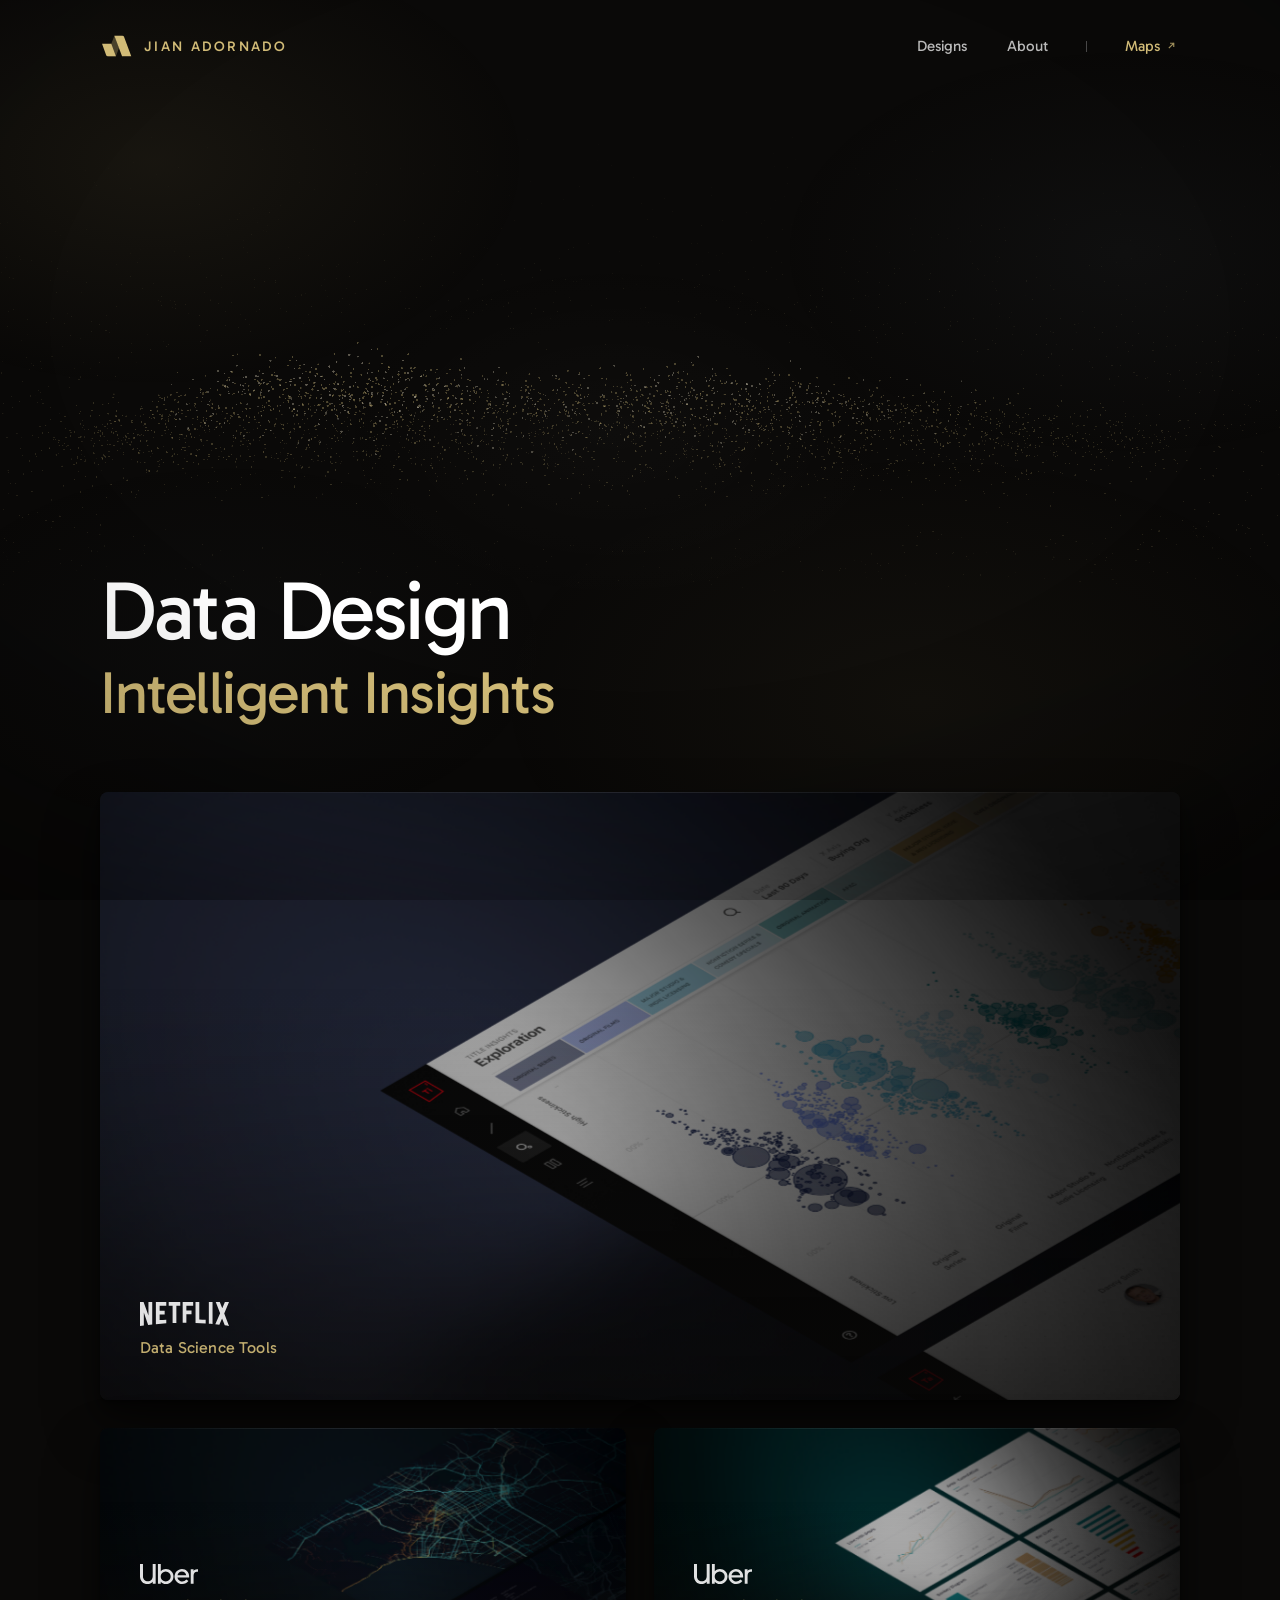
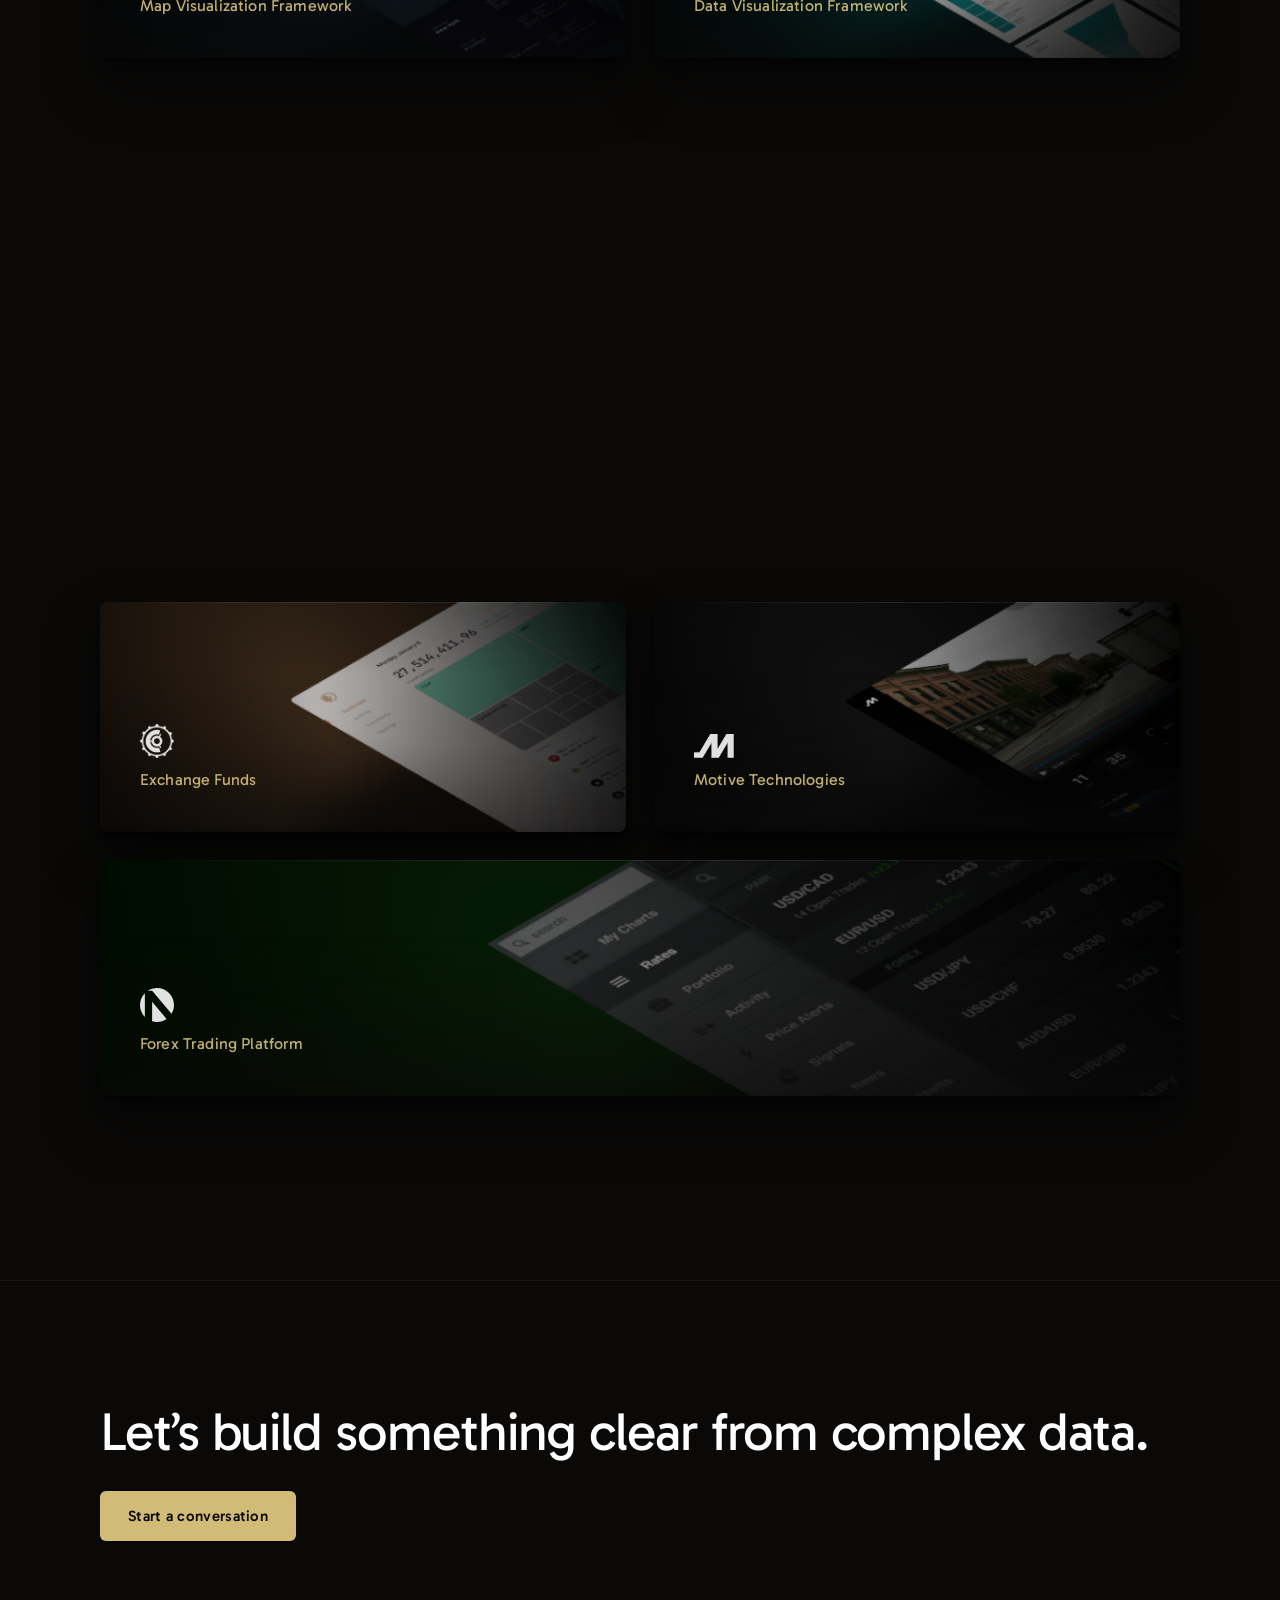
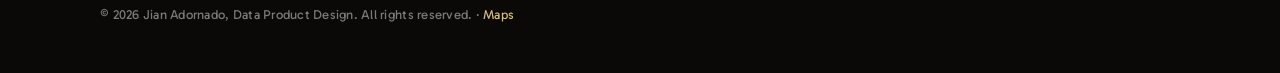
<file: index.html>
<!doctype html>
<html lang="en">
<head>
  <meta charset="utf-8">
  <meta name="viewport" content="width=device-width, initial-scale=1">
  <title>Jian Adornado — Data Visualization Product Designer &amp; AI-Native Builder</title>
  <meta name="description" content="Jian Adornado is a Principal Product Designer for data visualization and AI-native products — a product builder who turns complex data into clear tools. Now at Ōura; previously Netflix, Uber, Amazon, and Dropbox.">
  <link rel="canonical" href="https://jianart.com/">
  <link rel="icon" href="./assets/img/SqNN7K6sQ9od4rxZ4x5qxdmnmo.svg">
  <meta property="og:type" content="website">
  <meta property="og:title" content="Jian Adornado — Data Visualization Product Designer &amp; AI-Native Builder">
  <meta property="og:description" content="Jian Adornado is a Principal Product Designer for data visualization and AI-native products — a product builder who turns complex data into clear tools. Now at Ōura; previously Netflix, Uber, Amazon, and Dropbox.">
  <meta name="author" content="Jian Adornado">
  <meta name="robots" content="index, follow, max-image-preview:large, max-snippet:-1, max-video-preview:-1">
  <meta name="theme-color" content="#0a0908">
  <meta property="og:url" content="https://jianart.com/">
  <meta property="og:site_name" content="Jian Adornado — Data Visualization &amp; AI-Native Design">
  <meta property="og:locale" content="en_US">
  <meta property="og:image" content="https://jianart.com/assets/img/IVl3IW1j612sjHHngOHqxc5JTvQ.png">
  <meta property="og:image:alt" content="Jian Adornado — Data Visualization Product Designer &amp; AI-Native Builder">
  <meta name="twitter:card" content="summary_large_image">
  <meta name="twitter:title" content="Jian Adornado — Data Visualization Product Designer &amp; AI-Native Builder">
  <meta name="twitter:description" content="Jian Adornado is a Principal Product Designer for data visualization and AI-native products — a product builder who turns complex data into clear tools. Now at Ōura; previously Netflix, Uber, Amazon, and Dropbox.">
  <meta name="twitter:image" content="https://jianart.com/assets/img/IVl3IW1j612sjHHngOHqxc5JTvQ.png">
  <link rel="alternate" type="text/plain" href="https://jianart.com/llms.txt" title="LLM-friendly site summary">
  <script type="application/ld+json">
{
    "@context": "https://schema.org",
    "@graph": [
      {
        "@type": "WebSite",
        "@id": "https://jianart.com/#website",
        "url": "https://jianart.com/",
        "name": "Jian Adornado — Data Visualization & AI-Native Design",
        "alternateName": ["JianArt", "jianart.com"],
        "description": "Portfolio of data visualization product design, AI-native product design, and shipped data products by Jian Adornado.",
        "publisher": {"@id": "https://jianart.com/#person"},
        "inLanguage": "en-US"
      },
      {
        "@type": "Person",
        "@id": "https://jianart.com/#person",
        "name": "Jian Adornado",
        "url": "https://jianart.com/",
        "image": "https://jianart.com/assets/img/BVM6DSWJPtAZbFw5nSXjElplk6Q.svg",
        "jobTitle": "Principal Product Designer, Data Visualization",
        "worksFor": {"@type": "Organization", "name": "Ōura"},
        "description": "Data visualization product designer, AI-native designer, and product builder. Designs monitoring dashboards, health insights, and AI-native experiences. Experience across Netflix, Uber, Amazon, Dropbox, Motive, and Ōura.",
        "knowsAbout": [
          "Product design",
          "Data visualization",
          "Data visualization product design",
          "Data products",
          "AI-native product design",
          "AI-native designer",
          "Product building",
          "Human-AI interaction design",
          "Dashboard design",
          "Design systems",
          "Health data",
          "Founding product design"
        ],
        "hasOccupation": {
          "@type": "Occupation",
          "name": "Principal Product Designer, Data Visualization",
          "occupationLocation": {
            "@type": "Place",
            "address": {
              "@type": "PostalAddress",
              "addressLocality": "San Francisco",
              "addressRegion": "CA",
              "addressCountry": "US"
            }
          },
          "skills": [
            "Data visualization",
            "AI-native product design",
            "Product building",
            "Dashboard design",
            "Design systems"
          ]
        },
        "alumniOf": [
          {"@type": "Organization", "name": "Netflix"},
          {"@type": "Organization", "name": "Uber"},
          {"@type": "Organization", "name": "Amazon"},
          {"@type": "Organization", "name": "Dropbox"},
          {"@type": "Organization", "name": "Motive"}
        ],
        "sameAs": [
          "https://www.linkedin.com/in/jianart",
          "https://rootspodcast.design/podcast/jianadornado",
          "https://maps.jianart.com/"
        ],
        "email": "mailto:jian@jianart.com",
        "address": {
          "@type": "PostalAddress",
          "addressLocality": "San Francisco",
          "addressRegion": "CA",
          "addressCountry": "US"
        }
      },
      {
        "@type": "ItemList",
        "@id": "https://jianart.com/#work",
        "name": "Selected design work by Jian Adornado",
        "itemListOrder": "https://schema.org/ItemListOrderAscending",
        "numberOfItems": 10,
        "itemListElement": [
          {"@type": "ListItem", "position": 1, "url": "https://jianart.com/designs/netflix-data-science/", "name": "Netflix Data Science"},
          {"@type": "ListItem", "position": 2, "url": "https://jianart.com/designs/uber-map-visualization-design-framework/", "name": "Uber Map Visualization Framework"},
          {"@type": "ListItem", "position": 3, "url": "https://jianart.com/designs/uber-data-visualization-design-framework/", "name": "Uber Data Visualization Framework"},
          {"@type": "ListItem", "position": 4, "url": "https://jianart.com/designs/uber-data-intelligence/", "name": "Uber Data Intelligence"},
          {"@type": "ListItem", "position": 5, "url": "https://jianart.com/designs/uber-autonomous-vehicles/", "name": "Uber Autonomous Vehicles"},
          {"@type": "ListItem", "position": 6, "url": "https://jianart.com/designs/amazon-appstore/", "name": "Amazon Appstore"},
          {"@type": "ListItem", "position": 7, "url": "https://jianart.com/designs/dropbox-sync/", "name": "Dropbox Sync"},
          {"@type": "ListItem", "position": 8, "url": "https://jianart.com/designs/exchange-funds/", "name": "Exchange Funds"},
          {"@type": "ListItem", "position": 9, "url": "https://jianart.com/designs/motive/", "name": "Motive"},
          {"@type": "ListItem", "position": 10, "url": "https://jianart.com/designs/forex-trading-platform/", "name": "Forex Trading Platform"}
        ]
      }
    ]
  }
  </script>
  <!-- Google tag (gtag.js) -->
  <script async src="https://www.googletagmanager.com/gtag/js?id=G-9888HFYBES"></script>
  <script src="./assets/js/analytics.js?v=events1"></script>
  <link rel="stylesheet" href="./assets/css/style.css?v=maps6">
</head>
<body>
  <header class="nav">
    <a class="nav-brand" href="./">
      <img src="./assets/img/BVM6DSWJPtAZbFw5nSXjElplk6Q.svg" alt="Jian Adornado logo" width="34" height="34">
      <span>JIAN ADORNADO</span>
    </a>
    <nav class="nav-links" aria-label="Primary">
      <a href="./" aria-current="page">Designs</a>
      <a href="./about/">About</a>
      <span class="nav-sep" aria-hidden="true"></span>
      <a class="nav-maps" href="https://maps.jianart.com/" aria-label="Maps, opens the city street map posters">Maps</a>
    </nav>
  </header>
  <main>
    <section class="container hero hero--cinema">
      <h1>
        <span class="hero-line reveal" style="--reveal-delay: 0ms">Data Design</span>
        <span class="hero-line hero-line--gold reveal" style="--reveal-delay: 140ms">Intelligent Insights</span>
      </h1>
    </section>
    <section class="container project-grid">
      <a class="project-card wide reveal" href="./designs/netflix-data-science/" style="--ar: 16 / 9; --reveal-delay: 380ms">
        <img class="cover" src="./assets/img/IVl3IW1j612sjHHngOHqxc5JTvQ.png" alt="Netflix Data Science Tools - Jian Adornado" loading="lazy">
        <span class="project-card-label">
          <img src="./assets/img/2TqVbkn4JuQSVoqbXAAGI3f9o.svg" alt="">
          <span>Data Science Tools</span>
        </span>
      </a>
      <a class="project-card reveal" href="./designs/uber-map-visualization-design-framework/" style="--ar: 16 / 7; --reveal-delay: 480ms">
        <img class="cover" src="./assets/img/pGGVfDHf1UlPlDqi67mzXRGTo.png" alt="Uber Map Visualization Framework - Jian Adornado" loading="lazy">
        <span class="project-card-label">
          <img src="./assets/img/AoIZWPYc0eyfwmUZPqj6jH8xokY.svg" alt="">
          <span>Map Visualization Framework</span>
        </span>
      </a>
      <a class="project-card reveal" href="./designs/uber-data-visualization-design-framework/" style="--ar: 16 / 7; --reveal-delay: 560ms">
        <img class="cover" src="./assets/img/z8hft8izbxej0CqC7CPLTZDX8Y.png" alt="Uber Data Visualization Framework - Jian Adornado" loading="lazy">
        <span class="project-card-label">
          <img src="./assets/img/AoIZWPYc0eyfwmUZPqj6jH8xokY.svg" alt="">
          <span>Data Visualization Framework</span>
        </span>
      </a>
      <a class="project-card reveal" href="./designs/uber-data-intelligence/" style="--ar: 16 / 7; --reveal-delay: 0ms">
        <img class="cover" src="./assets/img/qZbMtYINJJOcAQAdmisQoMaQdo.png" alt="Uber Data Intelligence Platform - Jian Adornado" loading="lazy">
        <span class="project-card-label">
          <img src="./assets/img/AoIZWPYc0eyfwmUZPqj6jH8xokY.svg" alt="">
          <span>Data Intelligence Platform</span>
        </span>
      </a>
      <a class="project-card reveal" href="./designs/uber-autonomous-vehicles/" style="--ar: 16 / 7; --reveal-delay: 80ms">
        <img class="cover" src="./assets/img/ECPqSepYIInQRyj7ZT7SYRqBcHc.png" alt="Uber Advanced Technologies Platform - Jian Adornado" loading="lazy">
        <span class="project-card-label">
          <img src="./assets/img/AoIZWPYc0eyfwmUZPqj6jH8xokY.svg" alt="">
          <span>Advanced Technologies Platform</span>
        </span>
      </a>
      <a class="project-card reveal" href="./designs/amazon-appstore/" style="--ar: 16 / 7; --reveal-delay: 0ms">
        <img class="cover" src="./assets/img/KC50CI1VN61cnBWu44ya6y2I.png" alt="Amazon Appstore - Jian Adornado" loading="lazy">
        <span class="project-card-label">
          <img src="./assets/img/TzZUysZiSjbNUd0Qr3ba0Ir9k.svg" alt="">
          <span>Appstore</span>
        </span>
      </a>
      <a class="project-card reveal" href="./designs/dropbox-sync/" style="--ar: 16 / 7; --reveal-delay: 80ms">
        <img class="cover" src="./assets/img/uvVMV71xiD4GmbVsW7gmYqYyxKI.png" alt="Dropbox Sync Engine - Jian Adornado" loading="lazy">
        <span class="project-card-label">
          <img src="./assets/img/iSiUJ8Pf86E2O4FCF0bZwAfaCc.svg" alt="">
          <span>Sync Engine</span>
        </span>
      </a>
      <a class="project-card reveal" href="./designs/exchange-funds/" style="--ar: 16 / 7; --reveal-delay: 0ms">
        <img class="cover" src="./assets/img/CB1zrLh38dNNBLUA9n3YtmACSrM.png" alt="Exchange Funds - Jian Adornado" loading="lazy">
        <span class="project-card-label">
          <img src="./assets/img/6ywx5PBMBfuBV6TLf2mYcUYGI8.png" alt="">
          <span>Exchange Funds</span>
        </span>
      </a>
      <a class="project-card reveal" href="./designs/motive/" style="--ar: 16 / 7; --reveal-delay: 80ms">
        <img class="cover" src="./assets/img/UZ4u6zfS0GzOa8jyQUqVsAGJW9Y.png" alt="Motive Technologies - Jian Adornado" loading="lazy">
        <span class="project-card-label">
          <img src="./assets/img/Xju3qJkVGlCbMig1fsT1JrUkM.png" alt="">
          <span>Motive Technologies</span>
        </span>
      </a>
      <a class="project-card wide reveal" href="./designs/forex-trading-platform/" style="--ar: 16 / 3.5; --reveal-delay: 0ms">
        <img class="cover" src="./assets/img/M4VJwNG2IpHsMrwJYko4XLGas.png" alt="Forex Trading Platform - Jian Adornado" loading="lazy">
        <span class="project-card-label">
          <img src="./assets/img/A2gCLVKfAIZhcGCuJejWxleJC0E.svg" alt="">
          <span>Forex Trading Platform</span>
        </span>
      </a>
    </section>
  <footer class="container cta reveal">
    <h2>Let’s build something clear from complex data.</h2>
    <a class="btn" href="mailto:jian@jianart.com">Start a conversation</a>
    <p class="copyright">© 2026 Jian Adornado, Data Product Design. All rights reserved. · <a href="https://maps.jianart.com/">Maps</a></p>
  </footer>
  </main>
  <script src="./assets/js/data-weather.js?v=lab41" defer></script>
  <script src="./assets/js/reveal.js?v=maps1" defer></script>
</body>
</html>
</file>
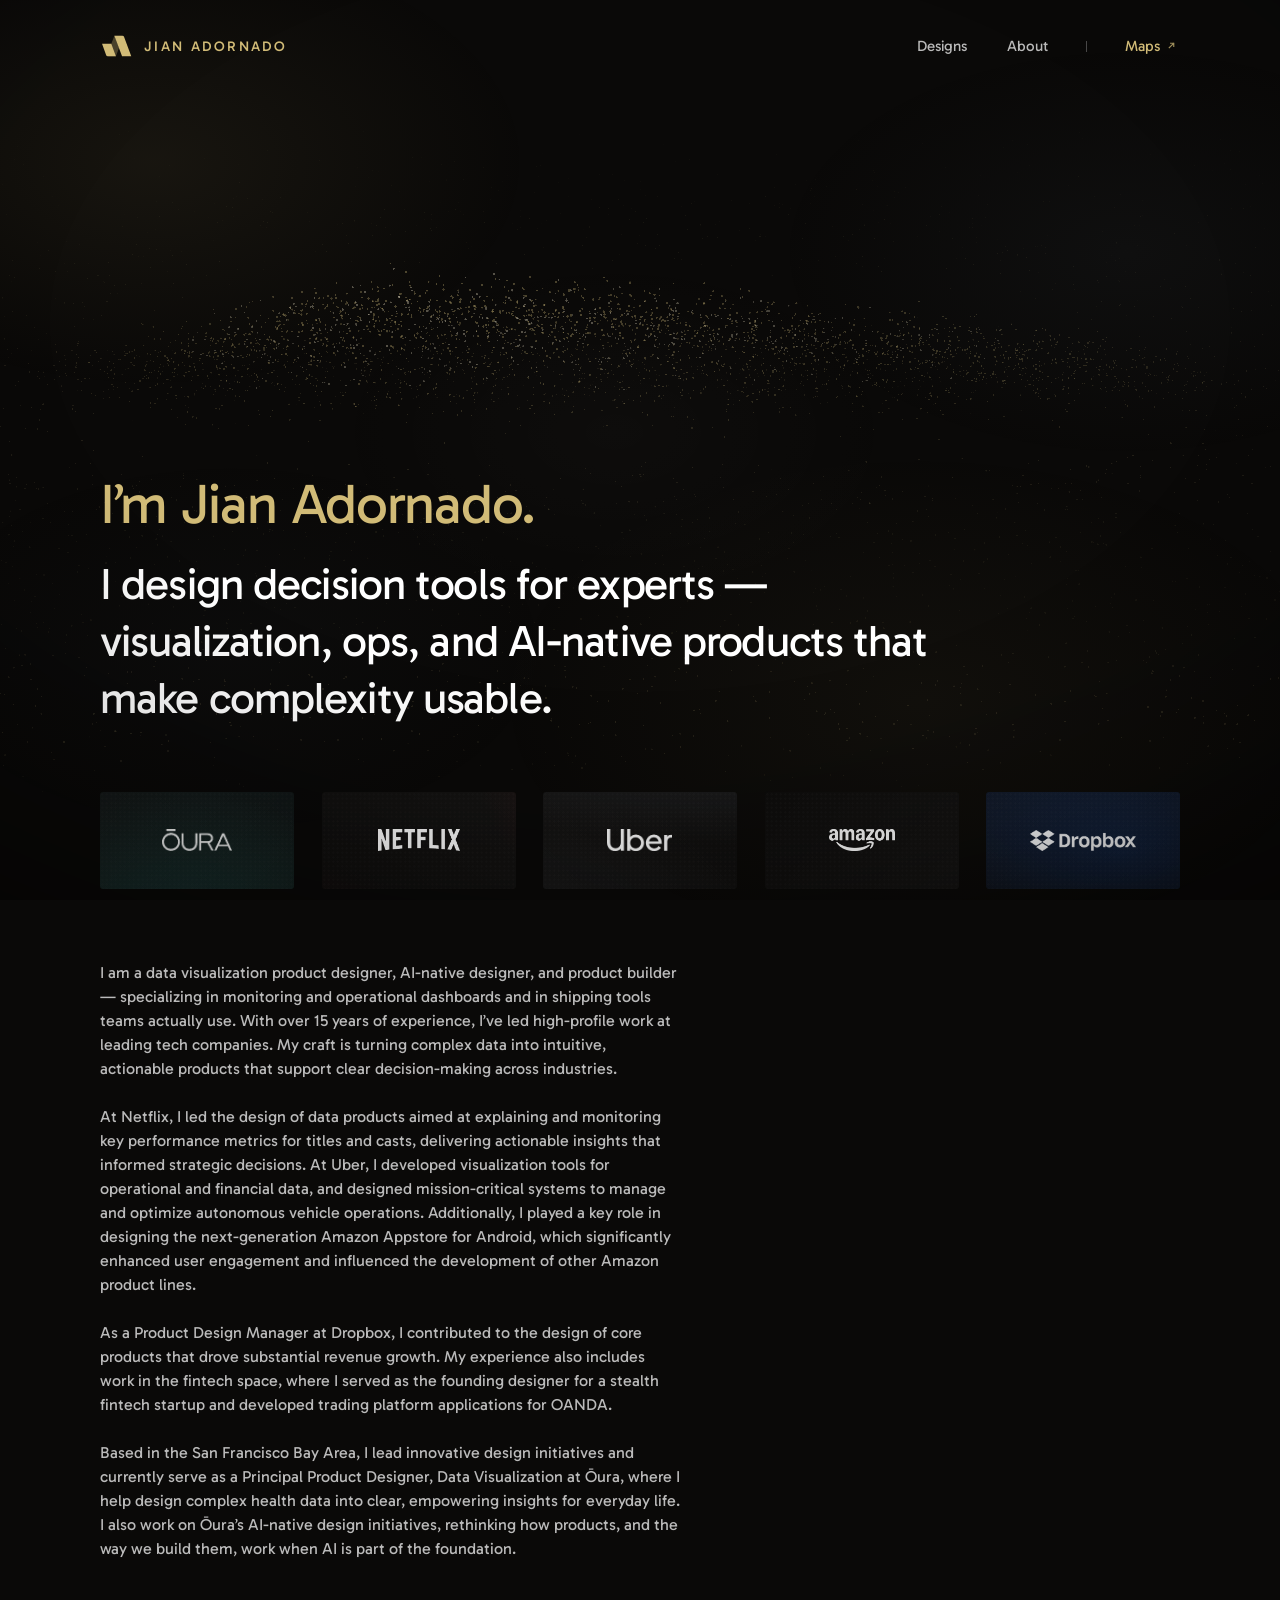
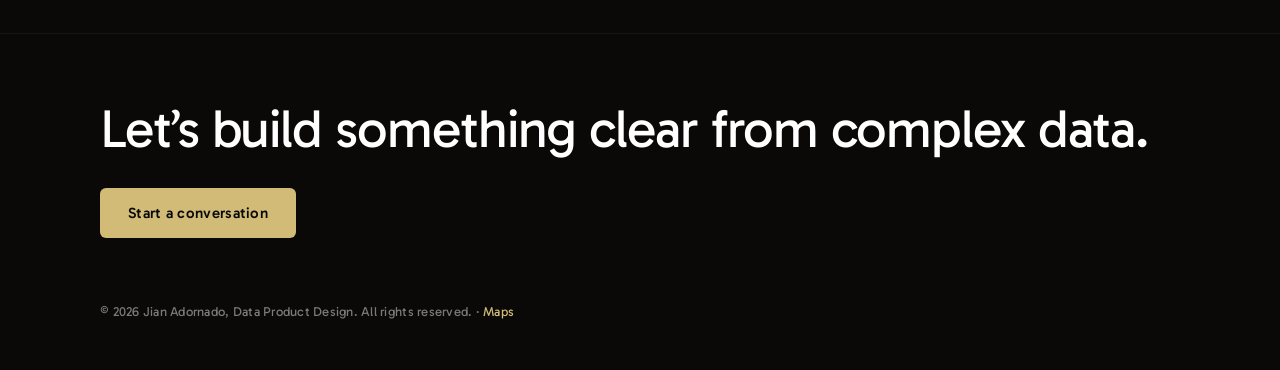
<file: about/index.html>
<!doctype html>
<html lang="en">
<head>
  <meta charset="utf-8">
  <meta name="viewport" content="width=device-width, initial-scale=1">
  <title>About Jian Adornado — Data Visualization Product Designer &amp; AI-Native Builder</title>
  <meta name="description" content="Jian Adornado is a data visualization product designer, AI-native designer, and product builder with 15+ years shipping tools at Netflix, Uber, Amazon, Dropbox, fintech, and Ōura.">
  <link rel="canonical" href="https://jianart.com/about/">
  <link rel="icon" href="../assets/img/SqNN7K6sQ9od4rxZ4x5qxdmnmo.svg">
  <meta property="og:type" content="profile">
  <meta property="og:title" content="About Jian Adornado — Data Visualization Product Designer &amp; AI-Native Builder">
  <meta property="og:description" content="Jian Adornado is a data visualization product designer, AI-native designer, and product builder with 15+ years shipping tools at Netflix, Uber, Amazon, Dropbox, fintech, and Ōura.">
  <meta name="author" content="Jian Adornado">
  <meta name="robots" content="index, follow, max-image-preview:large, max-snippet:-1, max-video-preview:-1">
  <meta name="theme-color" content="#0a0908">
  <meta property="og:url" content="https://jianart.com/about/">
  <meta property="og:site_name" content="Jian Adornado — Data Visualization &amp; AI-Native Design">
  <meta property="og:locale" content="en_US">
  <meta property="og:image" content="https://jianart.com/assets/img/IVl3IW1j612sjHHngOHqxc5JTvQ.png">
  <meta property="og:image:alt" content="About Jian Adornado — Data Visualization Product Designer &amp; AI-Native Builder">
  <meta name="twitter:card" content="summary_large_image">
  <meta name="twitter:title" content="About Jian Adornado — Data Visualization Product Designer &amp; AI-Native Builder">
  <meta name="twitter:description" content="Jian Adornado is a data visualization product designer, AI-native designer, and product builder with 15+ years shipping tools at Netflix, Uber, Amazon, Dropbox, fintech, and Ōura.">
  <meta name="twitter:image" content="https://jianart.com/assets/img/IVl3IW1j612sjHHngOHqxc5JTvQ.png">
  <link rel="alternate" type="text/plain" href="https://jianart.com/llms.txt" title="LLM-friendly site summary">
  <script type="application/ld+json">
{
    "@context": "https://schema.org",
    "@graph": [
      {
        "@type": "ProfilePage",
        "@id": "https://jianart.com/about/#profilepage",
        "url": "https://jianart.com/about/",
        "name": "About Jian Adornado",
        "isPartOf": {"@id": "https://jianart.com/#website"},
        "mainEntity": {"@id": "https://jianart.com/#person"},
        "inLanguage": "en-US"
      },
      {
        "@type": "Person",
        "@id": "https://jianart.com/#person",
        "name": "Jian Adornado",
        "url": "https://jianart.com/",
        "image": "https://jianart.com/assets/img/BVM6DSWJPtAZbFw5nSXjElplk6Q.svg",
        "jobTitle": "Principal Product Designer, Data Visualization",
        "worksFor": {
          "@type": "Organization",
          "name": "Ōura"
        },
        "description": "Data visualization product designer, AI-native designer, and product builder. Designs monitoring dashboards, health insights, and AI-native experiences. Experience across Netflix, Uber, Amazon, Dropbox, Motive, and Ōura.",
        "knowsAbout": [
          "Product design",
          "Data visualization",
          "Data visualization product design",
          "Data products",
          "AI-native product design",
          "AI-native designer",
          "Product building",
          "Human-AI interaction design",
          "Dashboard design",
          "Design systems",
          "Health data",
          "Founding product design"
        ],
        "hasOccupation": {
          "@type": "Occupation",
          "name": "Principal Product Designer, Data Visualization",
          "occupationLocation": {
            "@type": "Place",
            "address": {
              "@type": "PostalAddress",
              "addressLocality": "San Francisco",
              "addressRegion": "CA",
              "addressCountry": "US"
            }
          },
          "skills": [
            "Data visualization",
            "AI-native product design",
            "Product building",
            "Dashboard design",
            "Design systems"
          ]
        },
        "alumniOf": [
          {"@type": "Organization", "name": "Netflix"},
          {"@type": "Organization", "name": "Uber"},
          {"@type": "Organization", "name": "Amazon"},
          {"@type": "Organization", "name": "Dropbox"},
          {"@type": "Organization", "name": "Motive"}
        ],
        "sameAs": [
          "https://www.linkedin.com/in/jianart",
          "https://rootspodcast.design/podcast/jianadornado",
          "https://maps.jianart.com/"
        ],
        "address": {
          "@type": "PostalAddress",
          "addressLocality": "San Francisco",
          "addressRegion": "CA",
          "addressCountry": "US"
        },
        "email": "mailto:jian@jianart.com"
      }
    ]
  }
  </script>
  <!-- Google tag (gtag.js) -->
  <script async src="https://www.googletagmanager.com/gtag/js?id=G-9888HFYBES"></script>
  <script src="../assets/js/analytics.js?v=events1"></script>
  <link rel="stylesheet" href="../assets/css/style.css?v=maps6">
</head>
<body>
  <header class="nav">
    <a class="nav-brand" href="../">
      <img src="../assets/img/BVM6DSWJPtAZbFw5nSXjElplk6Q.svg" alt="Jian Adornado logo" width="34" height="34">
      <span>JIAN ADORNADO</span>
    </a>
    <nav class="nav-links" aria-label="Primary">
      <a href="../">Designs</a>
      <a href="../about/" aria-current="page">About</a>
      <span class="nav-sep" aria-hidden="true"></span>
      <a class="nav-maps" href="https://maps.jianart.com/" aria-label="Maps, opens the city street map posters">Maps</a>
    </nav>
  </header>
  <main>
    <section class="container hero about-hero hero--cinema" data-shape="helix">
      <h1 class="reveal">I’m Jian Adornado.</h1>
      <h2 class="statement reveal" style="--reveal-delay: 80ms">I design decision tools for experts — visualization, ops, and AI-native products that make complexity usable.</h2>
    </section>
    <section class="container about-body">
      <div class="logo-row">
        <div class="logo-card logo-card--oura reveal" style="--reveal-delay: 0ms"><img src="../assets/img/oura-logo.png" alt="Oura"></div>
        <div class="logo-card logo-card--netflix reveal" style="--reveal-delay: 60ms"><img src="../assets/img/UJ66NkRTc2yTMf78z6yaCf0YXo.png" alt="Netflix"></div>
        <div class="logo-card logo-card--uber reveal" style="--reveal-delay: 120ms"><img src="../assets/img/YMvvJCRcldZYOG5DBachlmO0Q.png" alt="Uber"></div>
        <div class="logo-card logo-card--amazon reveal" style="--reveal-delay: 180ms"><img src="../assets/img/n46zaZgTDxWkwniq4kG3uNC9SQ.png" alt="Amazon"></div>
        <div class="logo-card logo-card--dropbox reveal" style="--reveal-delay: 240ms"><img src="../assets/img/3S8GqDAReuVeaG3gFWsL9aQ7z0E.png" alt="Dropbox"></div>
      </div>
      <div class="about-bio">
        <p class="reveal" style="--reveal-delay: 0ms">I am a data visualization product designer, AI-native designer, and product builder — specializing in monitoring and operational dashboards and in shipping tools teams actually use. With over 15 years of experience, I’ve led high-profile work at leading tech companies. My craft is turning complex data into intuitive, actionable products that support clear decision-making across industries.</p>
        <p class="reveal" style="--reveal-delay: 60ms">At Netflix, I led the design of data products aimed at explaining and monitoring key performance metrics for titles and casts, delivering actionable insights that informed strategic decisions. At Uber, I developed visualization tools for operational and financial data, and designed mission-critical systems to manage and optimize autonomous vehicle operations. Additionally, I played a key role in designing the next-generation Amazon Appstore for Android, which significantly enhanced user engagement and influenced the development of other Amazon product lines.</p>
        <p class="reveal" style="--reveal-delay: 120ms">As a Product Design Manager at Dropbox, I contributed to the design of core products that drove substantial revenue growth. My experience also includes work in the fintech space, where I served as the founding designer for a stealth fintech startup and developed trading platform applications for OANDA.</p>
        <p class="reveal" style="--reveal-delay: 180ms">Based in the San Francisco Bay Area, I lead innovative design initiatives and currently serve as a Principal Product Designer, Data Visualization at Ōura, where I help design complex health data into clear, empowering insights for everyday life. I also work on Ōura’s AI-native design initiatives, rethinking how products, and the way we build them, work when AI is part of the foundation.</p>
      </div>
    </section>
  <footer class="container cta reveal">
    <h2>Let’s build something clear from complex data.</h2>
    <a class="btn" href="mailto:jian@jianart.com">Start a conversation</a>
    <p class="copyright">© 2026 Jian Adornado, Data Product Design. All rights reserved. · <a href="https://maps.jianart.com/">Maps</a></p>
  </footer>
  </main>
  <script src="../assets/js/data-weather.js?v=lab41" defer></script>
  <script src="../assets/js/reveal.js?v=maps1" defer></script>
</body>
</html>
</file>
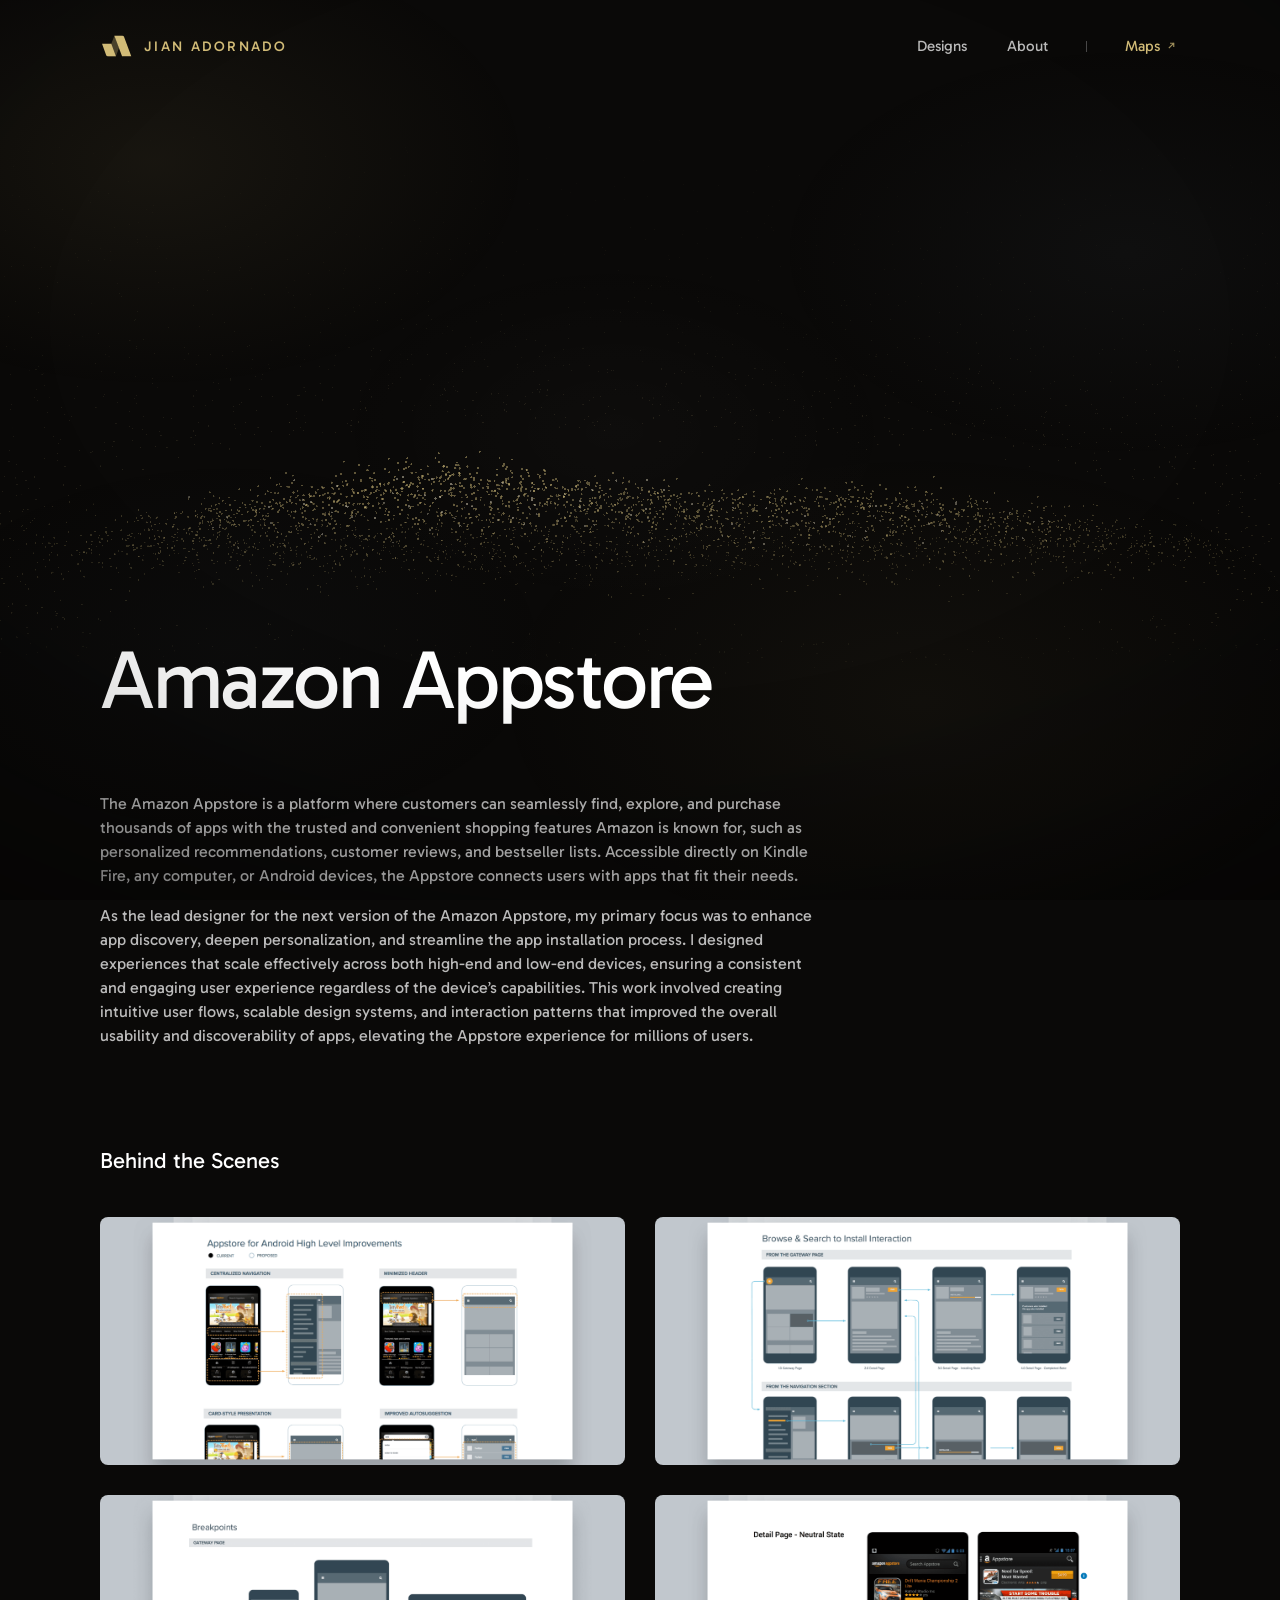
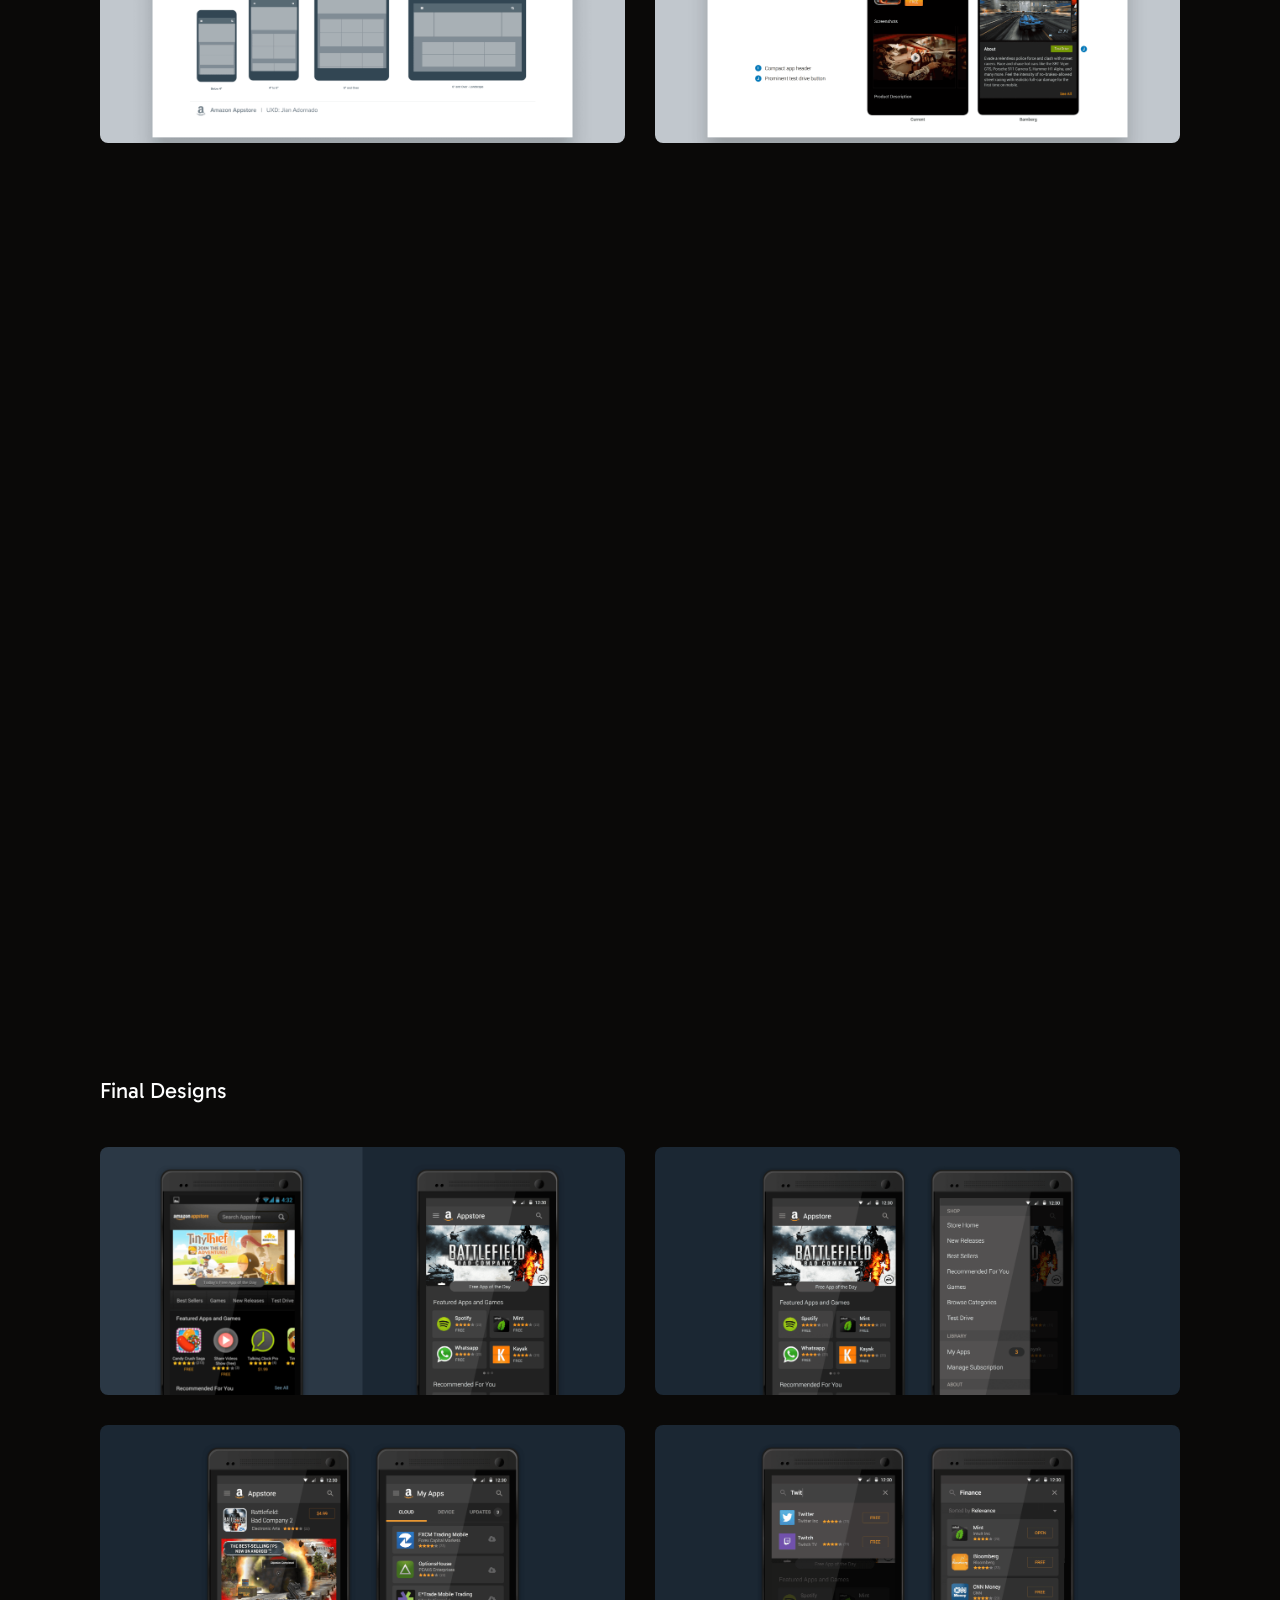
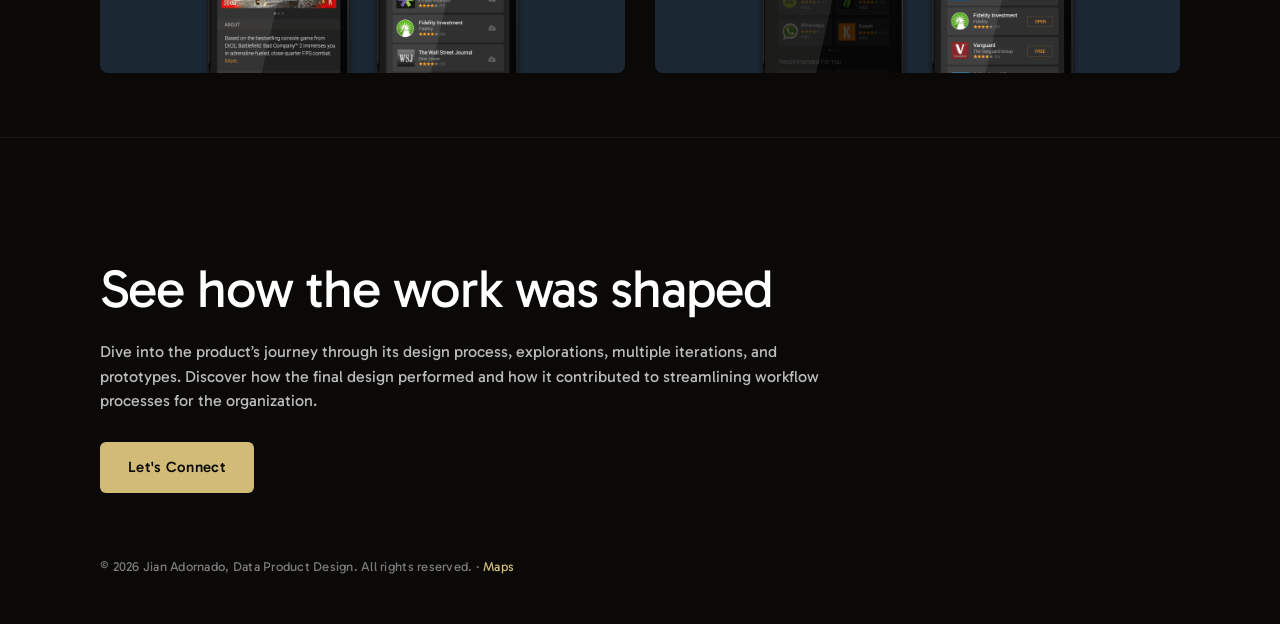
<file: designs/amazon-appstore/index.html>
<!doctype html>
<html lang="en">
<head>
  <meta charset="utf-8">
  <meta name="viewport" content="width=device-width, initial-scale=1">
  <title>Amazon Appstore — Jian Adornado, Product Design</title>
  <meta name="description" content="Designing the next generation of Amazon Appstore for Android — discovery, personalization, and install flows at scale.">
  <link rel="canonical" href="https://jianart.com/designs/amazon-appstore/">
  <link rel="icon" href="../../assets/img/SqNN7K6sQ9od4rxZ4x5qxdmnmo.svg">
  <meta property="og:type" content="website">
  <meta property="og:title" content="Amazon Appstore — Jian Adornado, Product Design">
  <meta property="og:description" content="Designing the next generation of Amazon Appstore for Android — discovery, personalization, and install flows at scale.">
  <meta name="author" content="Jian Adornado">
  <meta name="robots" content="index, follow, max-image-preview:large, max-snippet:-1, max-video-preview:-1">
  <meta name="theme-color" content="#0a0908">
  <meta property="og:url" content="https://jianart.com/designs/amazon-appstore/">
  <meta property="og:site_name" content="Jian Adornado — Data Visualization &amp; AI-Native Design">
  <meta property="og:locale" content="en_US">
  <meta property="og:image" content="https://jianart.com/assets/img/KC50CI1VN61cnBWu44ya6y2I.png">
  <meta property="og:image:alt" content="Amazon Appstore — Jian Adornado, Product Design">
  <meta name="twitter:card" content="summary_large_image">
  <meta name="twitter:title" content="Amazon Appstore — Jian Adornado, Product Design">
  <meta name="twitter:description" content="Designing the next generation of Amazon Appstore for Android — discovery, personalization, and install flows at scale.">
  <meta name="twitter:image" content="https://jianart.com/assets/img/KC50CI1VN61cnBWu44ya6y2I.png">
  <link rel="alternate" type="text/plain" href="https://jianart.com/llms.txt" title="LLM-friendly site summary">
  <script type="application/ld+json">
{
  "@context": "https://schema.org",
  "@type": "CreativeWork",
  "name": "Amazon Appstore",
  "headline": "Amazon Appstore — Jian Adornado, Product Design",
  "description": "Designing the next generation of Amazon Appstore for Android — discovery, personalization, and install flows at scale.",
  "url": "https://jianart.com/designs/amazon-appstore/",
  "image": "https://jianart.com/assets/img/KC50CI1VN61cnBWu44ya6y2I.png",
  "author": {
    "@id": "https://jianart.com/#person"
  },
  "creator": {
    "@type": "Person",
    "name": "Jian Adornado",
    "url": "https://jianart.com/"
  },
  "inLanguage": "en-US",
  "isPartOf": {
    "@id": "https://jianart.com/#website"
  }
}
  </script>
  <!-- Google tag (gtag.js) -->
  <script async src="https://www.googletagmanager.com/gtag/js?id=G-9888HFYBES"></script>
  <script src="../../assets/js/analytics.js?v=events1"></script>
  <link rel="stylesheet" href="../../assets/css/style.css?v=maps6">
</head>
<body>
  <header class="nav">
    <a class="nav-brand" href="../../">
      <img src="../../assets/img/BVM6DSWJPtAZbFw5nSXjElplk6Q.svg" alt="Jian Adornado logo" width="34" height="34">
      <span>JIAN ADORNADO</span>
    </a>
    <nav class="nav-links" aria-label="Primary">
      <a href="../../">Designs</a>
      <a href="../../about/">About</a>
      <span class="nav-sep" aria-hidden="true"></span>
      <a class="nav-maps" href="https://maps.jianart.com/" aria-label="Maps, opens the city street map posters">Maps</a>
    </nav>
  </header>
  <main>
    <section class="container hero hero--cinema" data-shape="iconwall">
      <h1 class="reveal">Amazon Appstore</h1>
    </section>
    <section class="container case-intro">
      <div class="content-col reveal">
        <p class="hero-lede">The Amazon Appstore is a platform where customers can seamlessly find, explore, and purchase thousands of apps with the trusted and convenient shopping features Amazon is known for, such as personalized recommendations, customer reviews, and bestseller lists. Accessible directly on Kindle Fire, any computer, or Android devices, the Appstore connects users with apps that fit their needs.</p>
        <p class="hero-lede">As the lead designer for the next version of the Amazon Appstore, my primary focus was to enhance app discovery, deepen personalization, and streamline the app installation process. I designed experiences that scale effectively across both high-end and low-end devices, ensuring a consistent and engaging user experience regardless of the device’s capabilities. This work involved creating intuitive user flows, scalable design systems, and interaction patterns that improved the overall usability and discoverability of apps, elevating the Appstore experience for millions of users.</p>
      </div>
    </section>
    <section class="container gallery-section">
      <h2 class="section-heading reveal">Behind the Scenes</h2>
      <div class="gallery">
        <img class="reveal" style="--reveal-delay: 0ms" src="../../assets/img/5Oco78MJYxJWct1YvqU09TdbBx4.png" alt="Amazon Appstore - Jian Adornado" loading="lazy">
        <img class="reveal" style="--reveal-delay: 100ms" src="../../assets/img/IPVvfswzTD1qWH9pDiWWM2yjw.png" alt="Amazon Appstore - Jian Adornado" loading="lazy">
        <img class="reveal" style="--reveal-delay: 0ms" src="../../assets/img/yer7GXwiWoXaahHjlBn3jgWQ.png" alt="Amazon Appstore - Jian Adornado" loading="lazy">
        <img class="reveal" style="--reveal-delay: 100ms" src="../../assets/img/MhuP9KISXxYwWhyqDfjzdrfHE.png" alt="Amazon Appstore - Jian Adornado" loading="lazy">
        <img class="reveal" style="--reveal-delay: 0ms" src="../../assets/img/z0Z95bLbNTm1G9dd1bEDYi43M.png" alt="Amazon Appstore - Jian Adornado" loading="lazy">
        <img class="reveal" style="--reveal-delay: 100ms" src="../../assets/img/DdczaDIMC9prEdtxVORRANf67Q.png" alt="Amazon Appstore - Jian Adornado" loading="lazy">
        <img class="reveal" style="--reveal-delay: 0ms" src="../../assets/img/2jE7cgJjlMi4lqh8eN0wc.png" alt="Amazon Appstore - Jian Adornado" loading="lazy">
        <img class="reveal" style="--reveal-delay: 100ms" src="../../assets/img/3v7HyMyasEulerc6JpRg9xjkWp4.png" alt="Amazon Appstore - Jian Adornado" loading="lazy">
        <img class="reveal" style="--reveal-delay: 0ms" src="../../assets/img/XdoByp6uYKgOjasrmErnt8XX40.png" alt="Amazon Appstore - Jian Adornado" loading="lazy">
        <img class="reveal" style="--reveal-delay: 100ms" src="../../assets/img/9pi24soera5ga2zO7C5vstdUs.png" alt="Amazon Appstore - Jian Adornado" loading="lazy">
      </div>
    </section>
    <section class="container gallery-section">
      <h2 class="section-heading reveal">Final Designs</h2>
      <div class="gallery">
        <img class="reveal" style="--reveal-delay: 0ms" src="../../assets/img/Nt804OAK0b2n76wSceb1ls9wPA.png" alt="Amazon Appstore - Jian Adornado" loading="lazy">
        <img class="reveal" style="--reveal-delay: 100ms" src="../../assets/img/nlKATeB1LDZQl4SP4WPzhN0s.png" alt="Amazon Appstore - Jian Adornado" loading="lazy">
        <img class="reveal" style="--reveal-delay: 0ms" src="../../assets/img/sF5szhsgdPdkzXOhdko6W7IsaU.png" alt="Amazon Appstore - Jian Adornado" loading="lazy">
        <img class="reveal" style="--reveal-delay: 100ms" src="../../assets/img/SRDhche3INWLGffTygJOuq3k2s.png" alt="Amazon Appstore - Jian Adornado" loading="lazy">
      </div>
    </section>
  <footer class="container cta reveal">
    <h2>See how the work was shaped</h2>
    <p class="cta-lede">Dive into the product’s journey through its design process, explorations, multiple iterations, and prototypes. Discover how the final design performed and how it contributed to streamlining workflow processes for the organization.</p>
    <a class="btn" href="mailto:jian@jianart.com">Let's Connect</a>
    <p class="copyright">© 2026 Jian Adornado, Data Product Design. All rights reserved. · <a href="https://maps.jianart.com/">Maps</a></p>
  </footer>
  </main>
  <script src="../../assets/js/data-weather.js?v=lab41" defer></script>
  <script src="../../assets/js/reveal.js?v=maps1" defer></script>
</body>
</html>
</file>
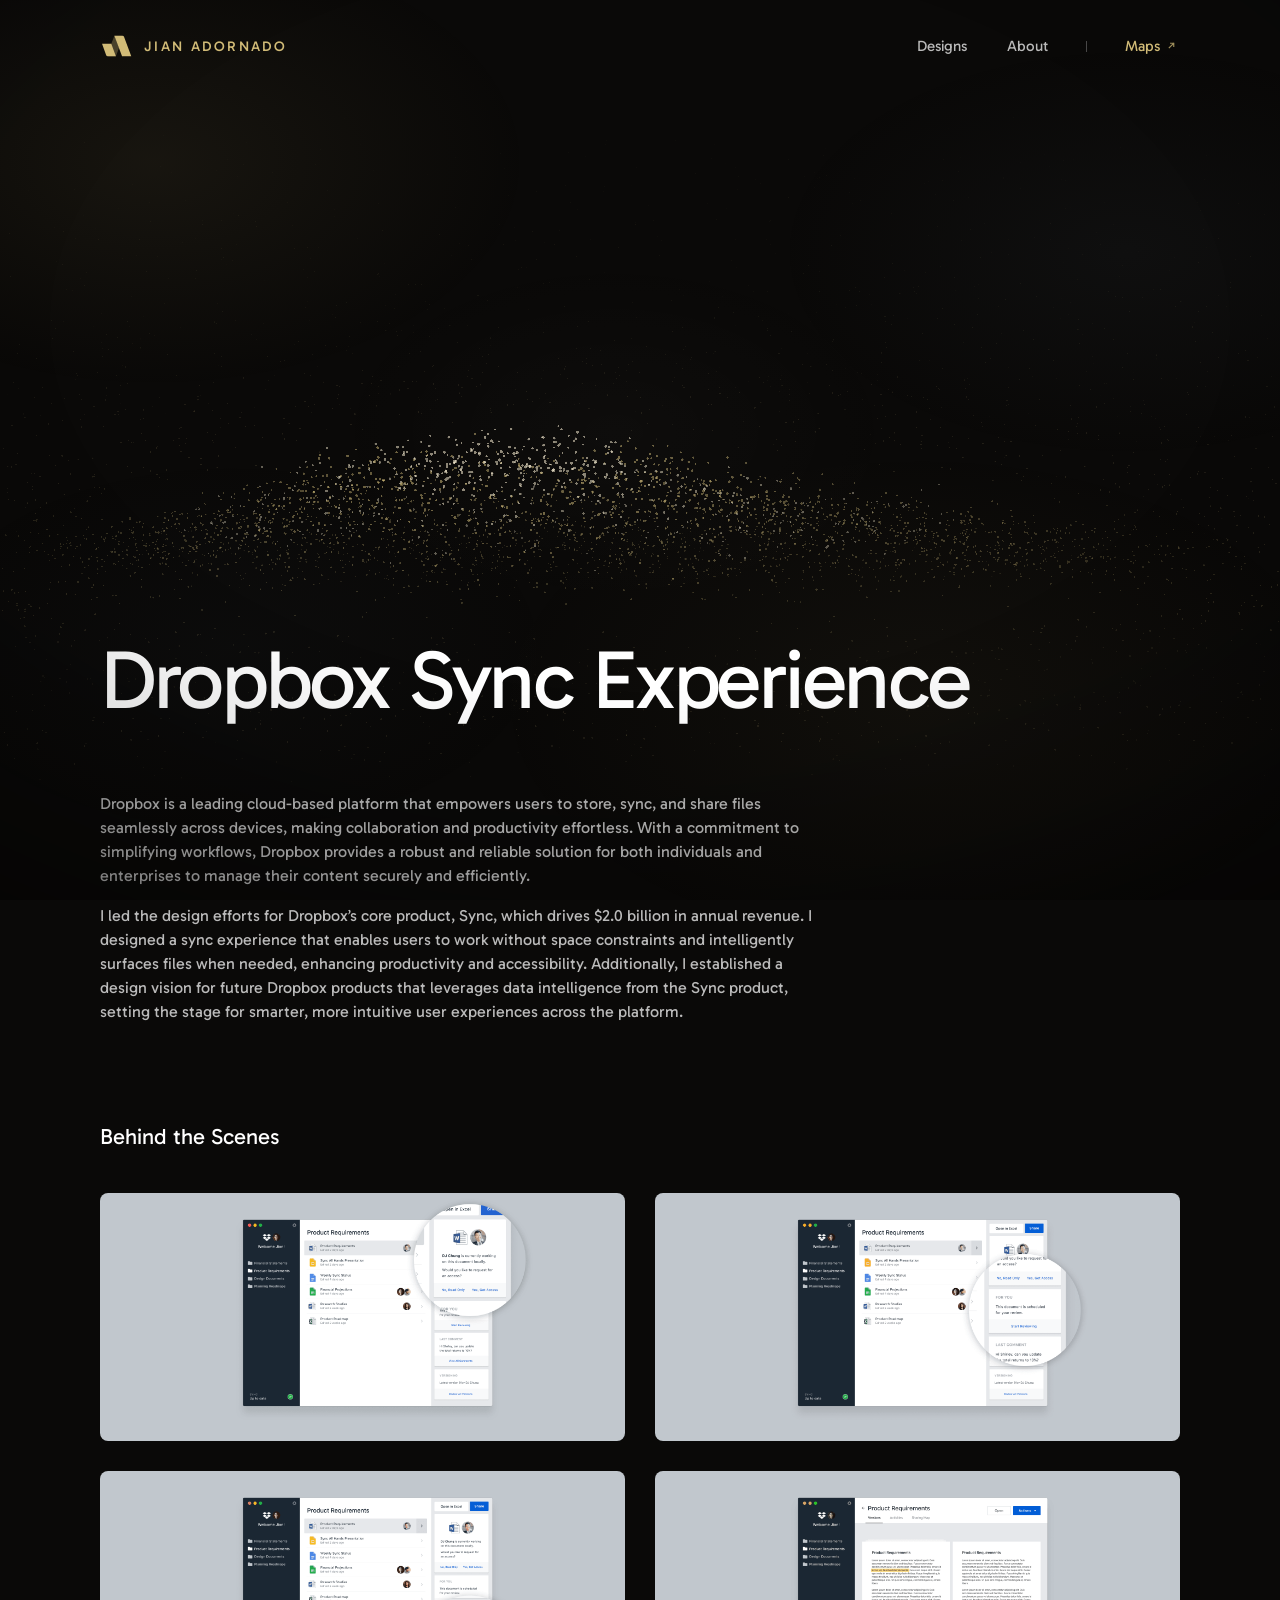
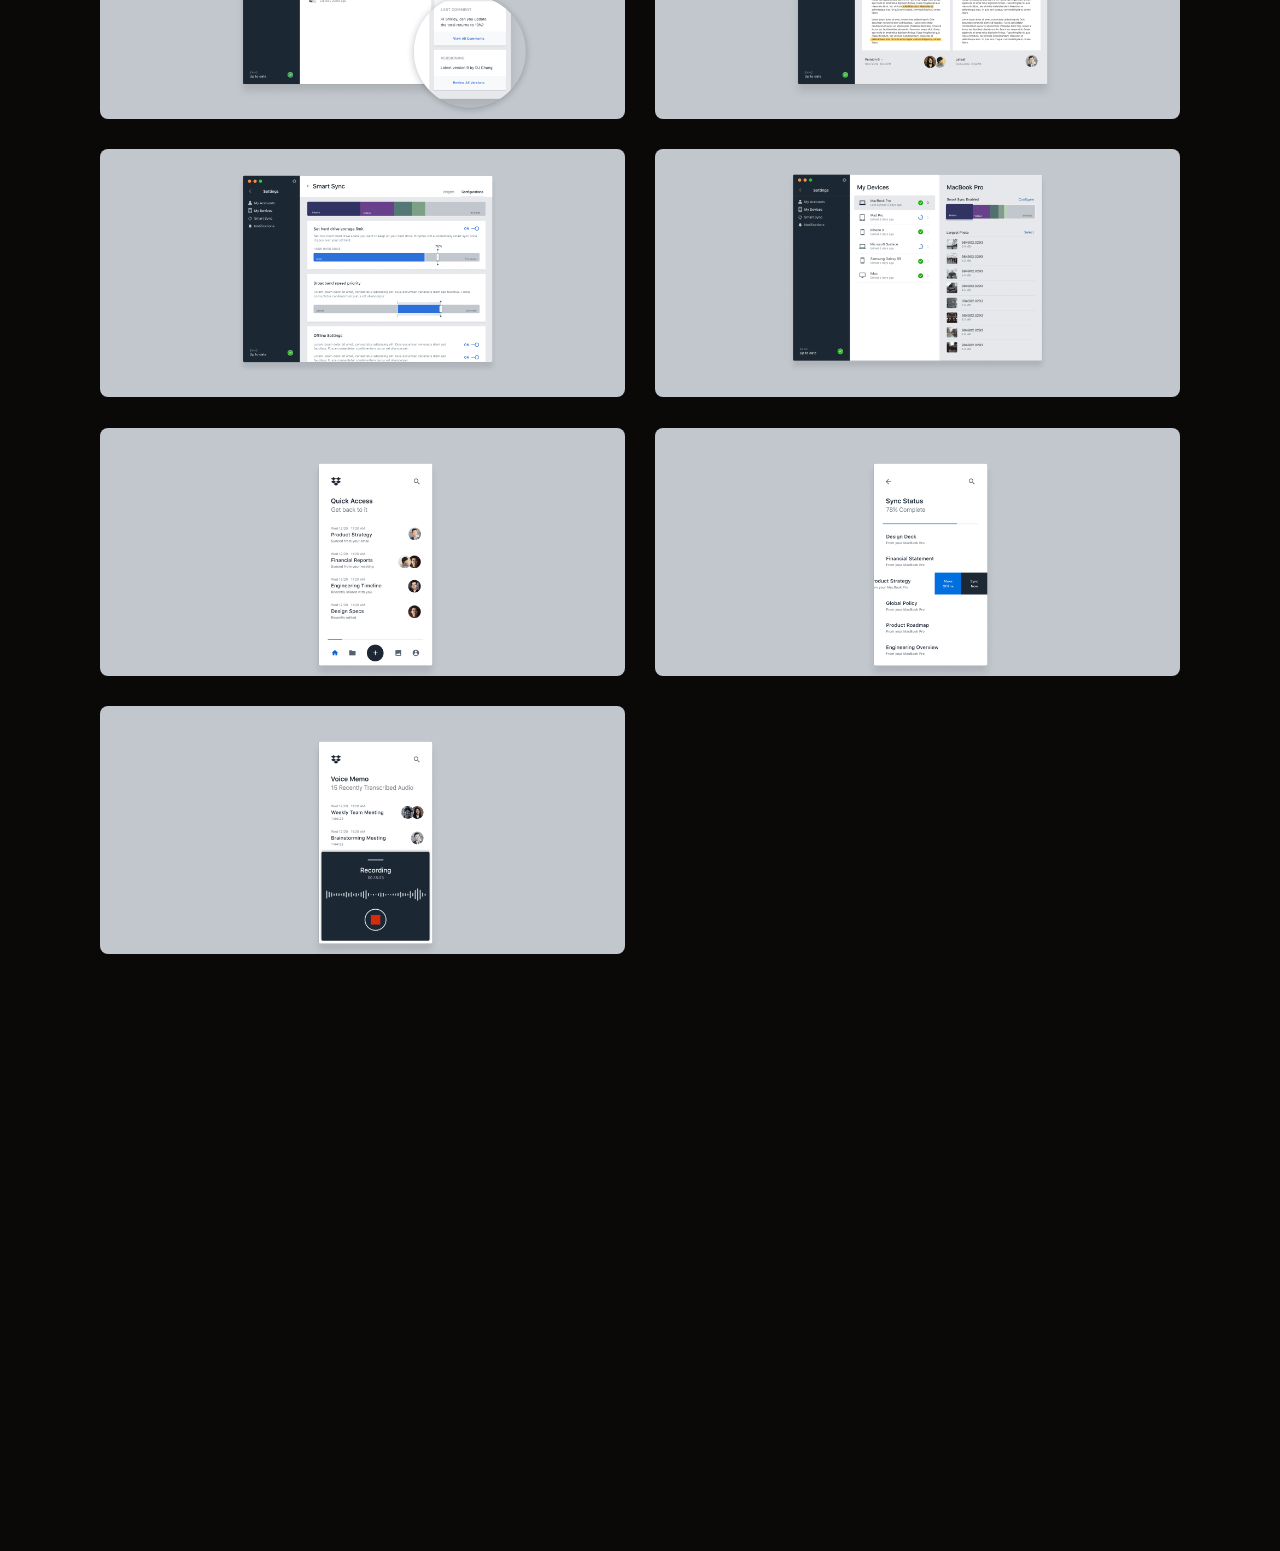
<file: designs/dropbox-sync/index.html>
<!doctype html>
<html lang="en">
<head>
  <meta charset="utf-8">
  <meta name="viewport" content="width=device-width, initial-scale=1">
  <title>Dropbox Sync — Product Design Leadership by Jian Adornado</title>
  <meta name="description" content="Product design leadership for Dropbox Sync — a ~$2.0B revenue-driving experience Jian Adornado helped shape.">
  <link rel="canonical" href="https://jianart.com/designs/dropbox-sync/">
  <link rel="icon" href="../../assets/img/SqNN7K6sQ9od4rxZ4x5qxdmnmo.svg">
  <meta property="og:type" content="website">
  <meta property="og:title" content="Dropbox Sync — Product Design Leadership by Jian Adornado">
  <meta property="og:description" content="Product design leadership for Dropbox Sync — a ~$2.0B revenue-driving experience Jian Adornado helped shape.">
  <meta name="author" content="Jian Adornado">
  <meta name="robots" content="index, follow, max-image-preview:large, max-snippet:-1, max-video-preview:-1">
  <meta name="theme-color" content="#0a0908">
  <meta property="og:url" content="https://jianart.com/designs/dropbox-sync/">
  <meta property="og:site_name" content="Jian Adornado — Data Visualization &amp; AI-Native Design">
  <meta property="og:locale" content="en_US">
  <meta property="og:image" content="https://jianart.com/assets/img/uvVMV71xiD4GmbVsW7gmYqYyxKI.png">
  <meta property="og:image:alt" content="Dropbox Sync — Product Design Leadership by Jian Adornado">
  <meta name="twitter:card" content="summary_large_image">
  <meta name="twitter:title" content="Dropbox Sync — Product Design Leadership by Jian Adornado">
  <meta name="twitter:description" content="Product design leadership for Dropbox Sync — a ~$2.0B revenue-driving experience Jian Adornado helped shape.">
  <meta name="twitter:image" content="https://jianart.com/assets/img/uvVMV71xiD4GmbVsW7gmYqYyxKI.png">
  <link rel="alternate" type="text/plain" href="https://jianart.com/llms.txt" title="LLM-friendly site summary">
  <script type="application/ld+json">
{
  "@context": "https://schema.org",
  "@type": "CreativeWork",
  "name": "Dropbox Sync Experience",
  "headline": "Dropbox Sync — Product Design Leadership by Jian Adornado",
  "description": "Product design leadership for Dropbox Sync — a ~$2.0B revenue-driving experience Jian Adornado helped shape.",
  "url": "https://jianart.com/designs/dropbox-sync/",
  "image": "https://jianart.com/assets/img/uvVMV71xiD4GmbVsW7gmYqYyxKI.png",
  "author": {
    "@id": "https://jianart.com/#person"
  },
  "creator": {
    "@type": "Person",
    "name": "Jian Adornado",
    "url": "https://jianart.com/"
  },
  "inLanguage": "en-US",
  "isPartOf": {
    "@id": "https://jianart.com/#website"
  }
}
  </script>
  <!-- Google tag (gtag.js) -->
  <script async src="https://www.googletagmanager.com/gtag/js?id=G-9888HFYBES"></script>
  <script src="../../assets/js/analytics.js?v=events1"></script>
  <link rel="stylesheet" href="../../assets/css/style.css?v=maps6">
</head>
<body>
  <header class="nav">
    <a class="nav-brand" href="../../">
      <img src="../../assets/img/BVM6DSWJPtAZbFw5nSXjElplk6Q.svg" alt="Jian Adornado logo" width="34" height="34">
      <span>JIAN ADORNADO</span>
    </a>
    <nav class="nav-links" aria-label="Primary">
      <a href="../../">Designs</a>
      <a href="../../about/">About</a>
      <span class="nav-sep" aria-hidden="true"></span>
      <a class="nav-maps" href="https://maps.jianart.com/" aria-label="Maps, opens the city street map posters">Maps</a>
    </nav>
  </header>
  <main>
    <section class="container hero hero--cinema" data-shape="cloudfiles">
      <h1 class="reveal">Dropbox Sync Experience</h1>
    </section>
    <section class="container case-intro">
      <div class="content-col reveal">
        <p class="hero-lede">Dropbox is a leading cloud-based platform that empowers users to store, sync, and share files seamlessly across devices, making collaboration and productivity effortless. With a commitment to simplifying workflows, Dropbox provides a robust and reliable solution for both individuals and enterprises to manage their content securely and efficiently.</p>
        <p class="hero-lede">I led the design efforts for Dropbox’s core product, Sync, which drives $2.0 billion in annual revenue. I designed a sync experience that enables users to work without space constraints and intelligently surfaces files when needed, enhancing productivity and accessibility. Additionally, I established a design vision for future Dropbox products that leverages data intelligence from the Sync product, setting the stage for smarter, more intuitive user experiences across the platform.</p>
      </div>
    </section>
    <section class="container gallery-section">
      <h2 class="section-heading reveal">Behind the Scenes</h2>
      <div class="gallery">
        <img class="reveal" style="--reveal-delay: 0ms" src="../../assets/img/KbN7oiZglHfCVqTcUtQQPrF1z8.png" alt="Dropbox Sync Engine - Jian Adornado" loading="lazy">
        <img class="reveal" style="--reveal-delay: 100ms" src="../../assets/img/W5PS3Qixc6VqHK2JN7icuMzAmP4.png" alt="Dropbox Sync Engine - Jian Adornado" loading="lazy">
        <img class="reveal" style="--reveal-delay: 0ms" src="../../assets/img/m1sVMftYgNh6D8v9SkfKGKWIrVE.png" alt="Dropbox Sync Engine - Jian Adornado" loading="lazy">
        <img class="reveal" style="--reveal-delay: 100ms" src="../../assets/img/9fwxmIEcdlVyFdBYGeAYdGGuETk.png" alt="Dropbox Sync Engine - Jian Adornado" loading="lazy">
        <img class="reveal" style="--reveal-delay: 0ms" src="../../assets/img/D9JuzULs1dwumQKHZLtEKZEiciI.png" alt="Dropbox Sync Engine - Jian Adornado" loading="lazy">
        <img class="reveal" style="--reveal-delay: 100ms" src="../../assets/img/hgkQ5cQflmzuDYYgjPQ22VQjs.png" alt="Dropbox Sync Engine - Jian Adornado" loading="lazy">
        <img class="reveal" style="--reveal-delay: 0ms" src="../../assets/img/KQBycT5v4LJHpadI9mxMLBqWxhM.png" alt="Dropbox Sync Engine - Jian Adornado" loading="lazy">
        <img class="reveal" style="--reveal-delay: 100ms" src="../../assets/img/HlugH5xYQ1oA8HL78ST2Bju62Y.png" alt="Dropbox Sync Engine - Jian Adornado" loading="lazy">
        <img class="reveal" style="--reveal-delay: 0ms" src="../../assets/img/PrkKmX2DDLjb03D90ChgmobcYY.png" alt="Dropbox Sync Engine - Jian Adornado" loading="lazy">
      </div>
    </section>
  <footer class="container cta reveal">
    <h2>See how the work was shaped</h2>
    <p class="cta-lede">Dive into the product’s journey through its design process, explorations, multiple iterations, and prototypes. Discover how the final design performed and how it contributed to streamlining workflow processes for the organization.</p>
    <a class="btn" href="mailto:jian@jianart.com">Let's Connect</a>
    <p class="copyright">© 2026 Jian Adornado, Data Product Design. All rights reserved. · <a href="https://maps.jianart.com/">Maps</a></p>
  </footer>
  </main>
  <script src="../../assets/js/data-weather.js?v=lab41" defer></script>
  <script src="../../assets/js/reveal.js?v=maps1" defer></script>
</body>
</html>
</file>
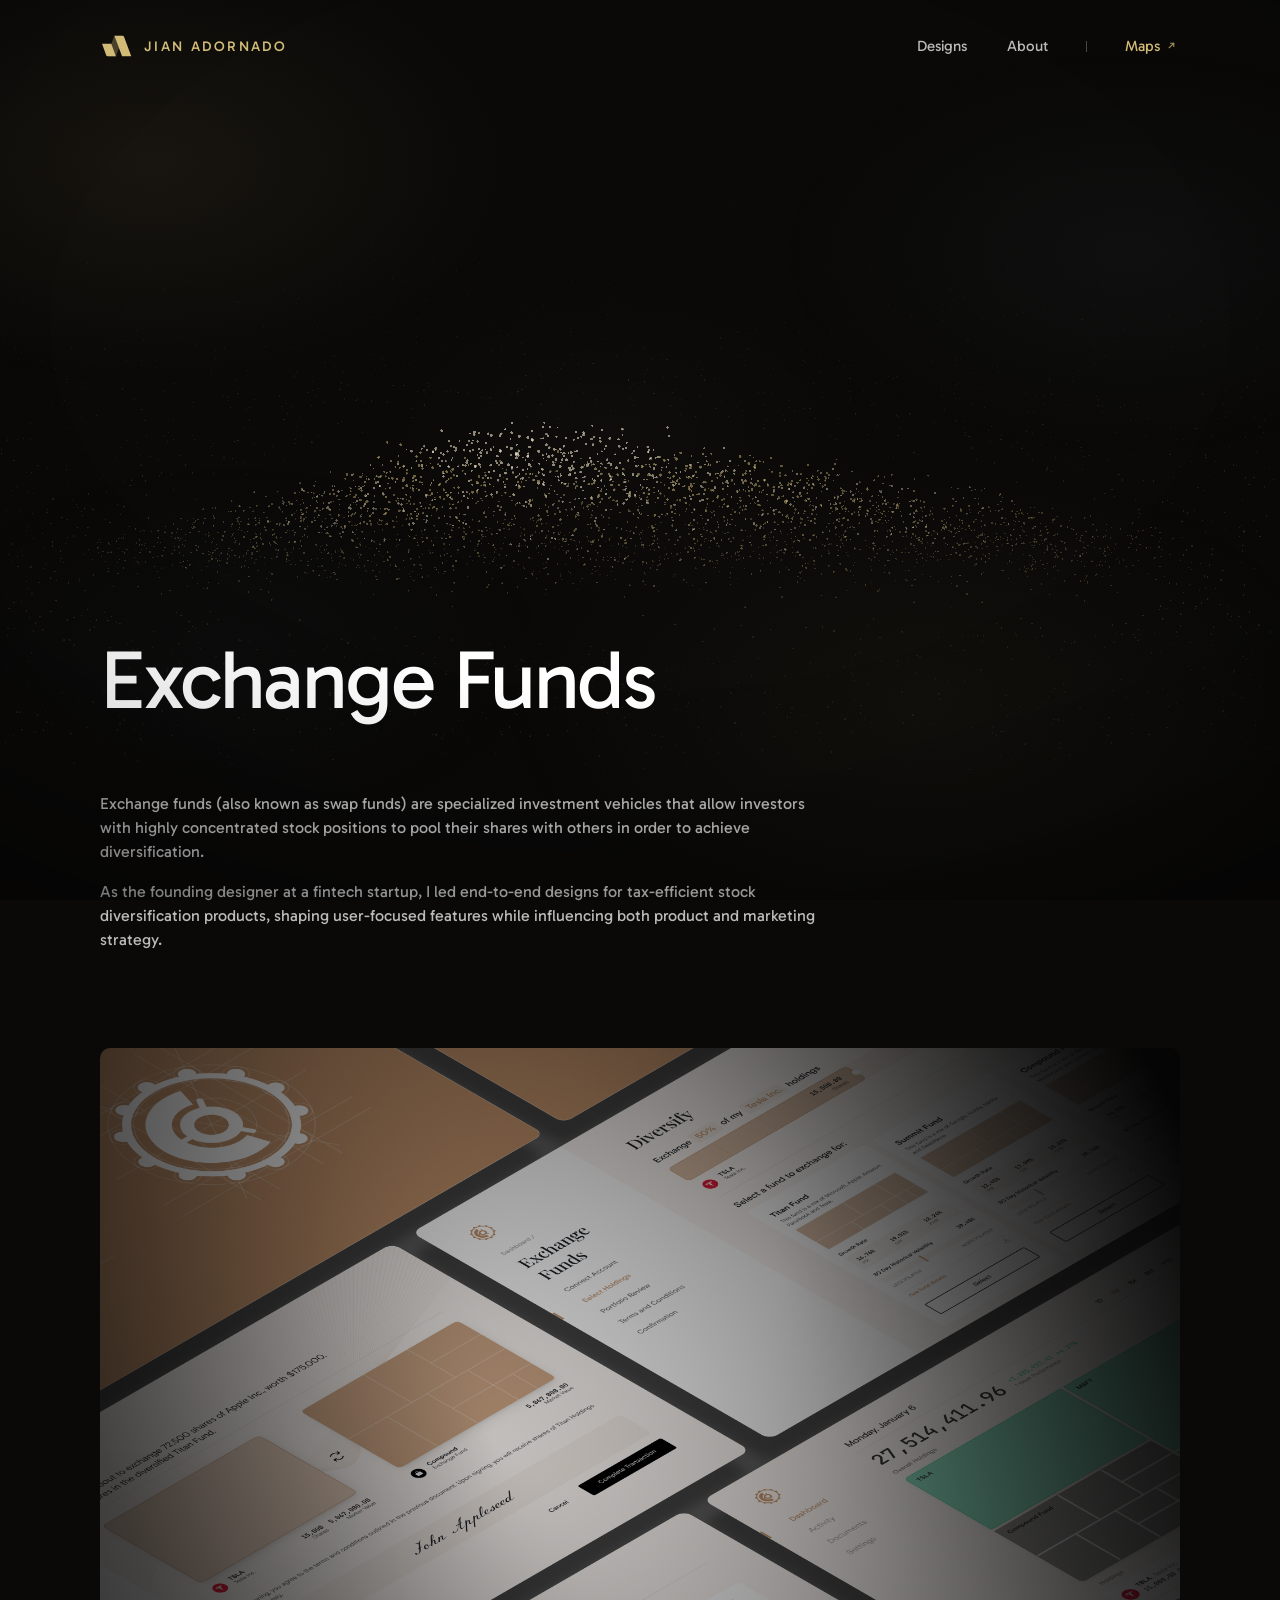
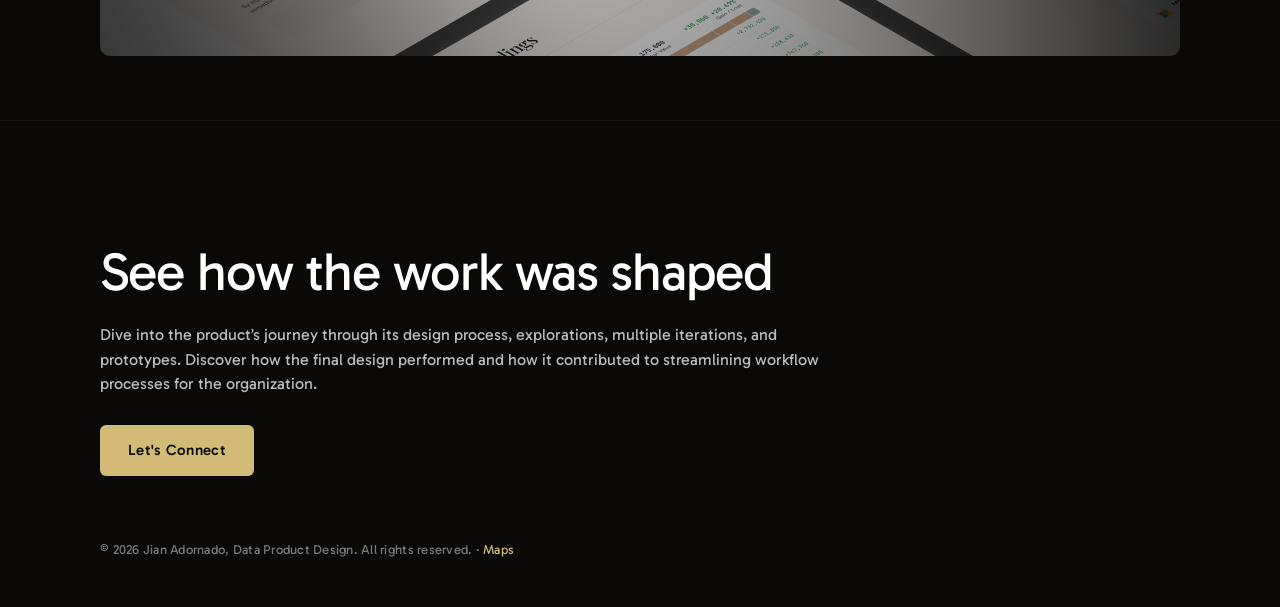
<file: designs/exchange-funds/index.html>
<!doctype html>
<html lang="en">
<head>
  <meta charset="utf-8">
  <meta name="viewport" content="width=device-width, initial-scale=1">
  <title>Exchange Funds — Founding Product Designer Jian Adornado</title>
  <meta name="description" content="Founding product designer for a fintech startup building tax-efficient stock diversification products.">
  <link rel="canonical" href="https://jianart.com/designs/exchange-funds/">
  <link rel="icon" href="../../assets/img/SqNN7K6sQ9od4rxZ4x5qxdmnmo.svg">
  <meta property="og:type" content="website">
  <meta property="og:title" content="Exchange Funds — Founding Product Designer Jian Adornado">
  <meta property="og:description" content="Founding product designer for a fintech startup building tax-efficient stock diversification products.">
  <meta name="author" content="Jian Adornado">
  <meta name="robots" content="index, follow, max-image-preview:large, max-snippet:-1, max-video-preview:-1">
  <meta name="theme-color" content="#0a0908">
  <meta property="og:url" content="https://jianart.com/designs/exchange-funds/">
  <meta property="og:site_name" content="Jian Adornado — Data Visualization &amp; AI-Native Design">
  <meta property="og:locale" content="en_US">
  <meta property="og:image" content="https://jianart.com/assets/img/CB1zrLh38dNNBLUA9n3YtmACSrM.png">
  <meta property="og:image:alt" content="Exchange Funds — Founding Product Designer Jian Adornado">
  <meta name="twitter:card" content="summary_large_image">
  <meta name="twitter:title" content="Exchange Funds — Founding Product Designer Jian Adornado">
  <meta name="twitter:description" content="Founding product designer for a fintech startup building tax-efficient stock diversification products.">
  <meta name="twitter:image" content="https://jianart.com/assets/img/CB1zrLh38dNNBLUA9n3YtmACSrM.png">
  <link rel="alternate" type="text/plain" href="https://jianart.com/llms.txt" title="LLM-friendly site summary">
  <script type="application/ld+json">
{
  "@context": "https://schema.org",
  "@type": "CreativeWork",
  "name": "Exchange Funds",
  "headline": "Exchange Funds — Founding Product Designer Jian Adornado",
  "description": "Founding product designer for a fintech startup building tax-efficient stock diversification products.",
  "url": "https://jianart.com/designs/exchange-funds/",
  "image": "https://jianart.com/assets/img/CB1zrLh38dNNBLUA9n3YtmACSrM.png",
  "author": {
    "@id": "https://jianart.com/#person"
  },
  "creator": {
    "@type": "Person",
    "name": "Jian Adornado",
    "url": "https://jianart.com/"
  },
  "inLanguage": "en-US",
  "isPartOf": {
    "@id": "https://jianart.com/#website"
  }
}
  </script>
  <!-- Google tag (gtag.js) -->
  <script async src="https://www.googletagmanager.com/gtag/js?id=G-9888HFYBES"></script>
  <script src="../../assets/js/analytics.js?v=events1"></script>
  <link rel="stylesheet" href="../../assets/css/style.css?v=maps6">
</head>
<body>
  <header class="nav">
    <a class="nav-brand" href="../../">
      <img src="../../assets/img/BVM6DSWJPtAZbFw5nSXjElplk6Q.svg" alt="Jian Adornado logo" width="34" height="34">
      <span>JIAN ADORNADO</span>
    </a>
    <nav class="nav-links" aria-label="Primary">
      <a href="../../">Designs</a>
      <a href="../../about/">About</a>
      <span class="nav-sep" aria-hidden="true"></span>
      <a class="nav-maps" href="https://maps.jianart.com/" aria-label="Maps, opens the city street map posters">Maps</a>
    </nav>
  </header>
  <main>
    <section class="container hero hero--cinema" data-shape="pool">
      <h1 class="reveal">Exchange Funds</h1>
    </section>
    <section class="container case-intro">
      <div class="content-col reveal">
        <p class="hero-lede">Exchange funds (also known as swap funds) are specialized investment vehicles that allow investors with highly concentrated stock positions to pool their shares with others in order to achieve diversification.</p>
        <p class="hero-lede">As the founding designer at a fintech startup, I led end-to-end designs for tax-efficient stock diversification products, shaping user-focused features while influencing both product and marketing strategy.</p>
      </div>
    </section>
    <section class="container gallery-section">
      <img class="reveal" src="../../assets/img/Exchange%20Funds%20-%20Jian%20Adornado.png" alt="Exchange Funds - Jian Adornado" style="width:100%;border-radius:10px;" loading="lazy">
    </section>
  <footer class="container cta reveal">
    <h2>See how the work was shaped</h2>
    <p class="cta-lede">Dive into the product’s journey through its design process, explorations, multiple iterations, and prototypes. Discover how the final design performed and how it contributed to streamlining workflow processes for the organization.</p>
    <a class="btn" href="mailto:jian@jianart.com">Let's Connect</a>
    <p class="copyright">© 2026 Jian Adornado, Data Product Design. All rights reserved. · <a href="https://maps.jianart.com/">Maps</a></p>
  </footer>
  </main>
  <script src="../../assets/js/data-weather.js?v=lab41" defer></script>
  <script src="../../assets/js/reveal.js?v=maps1" defer></script>
</body>
</html>
</file>
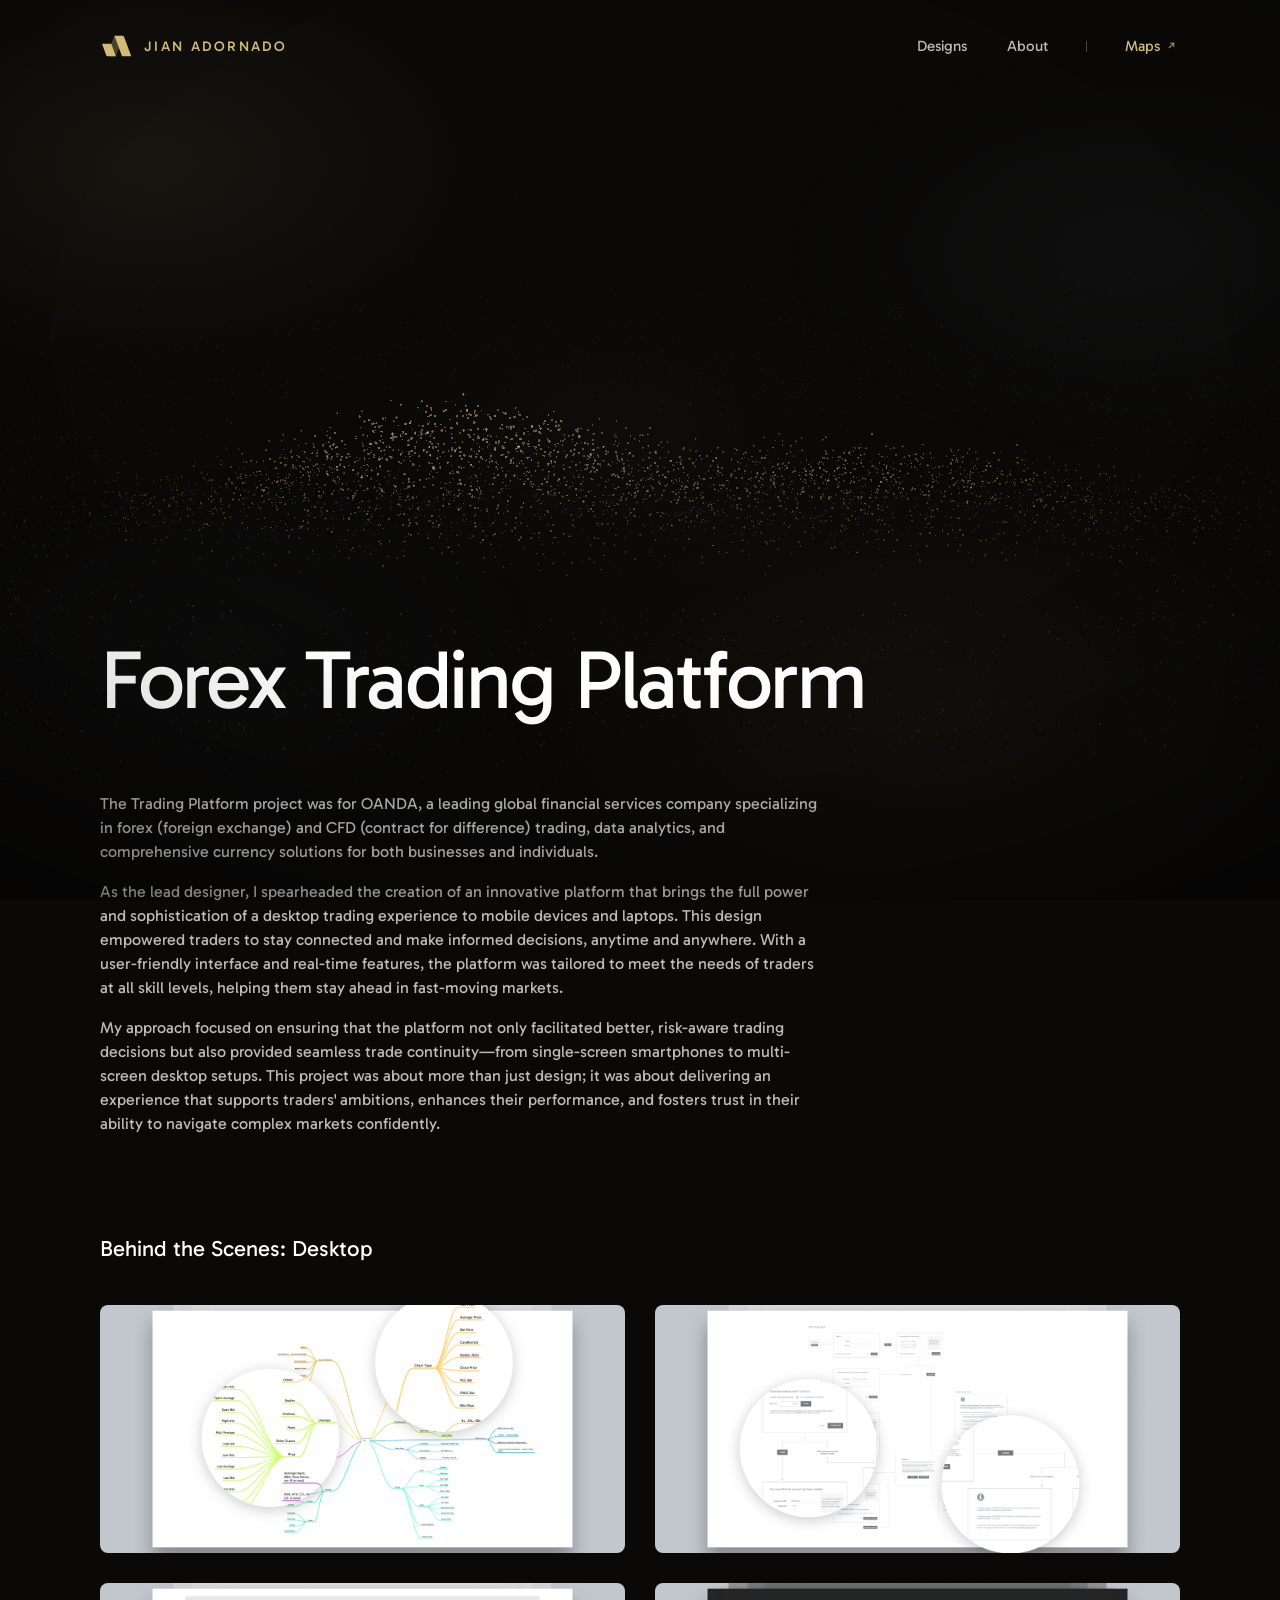
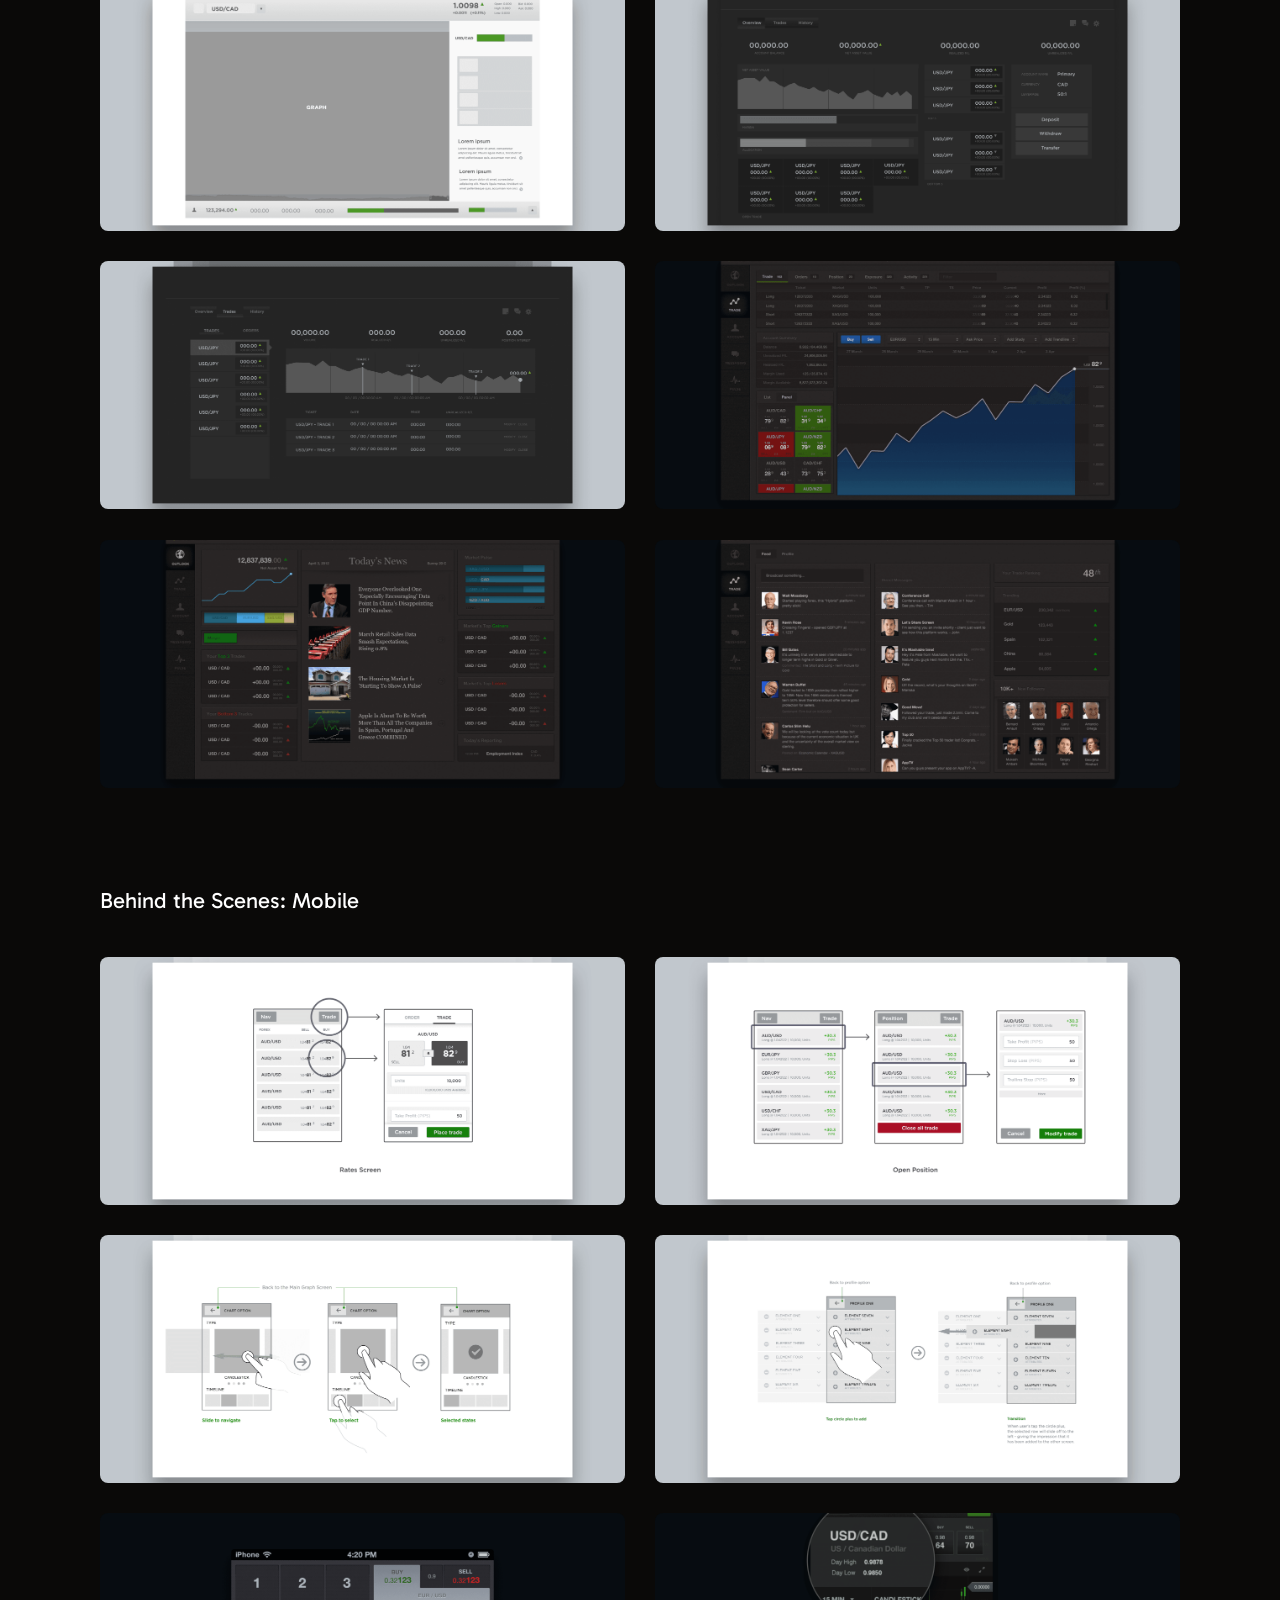
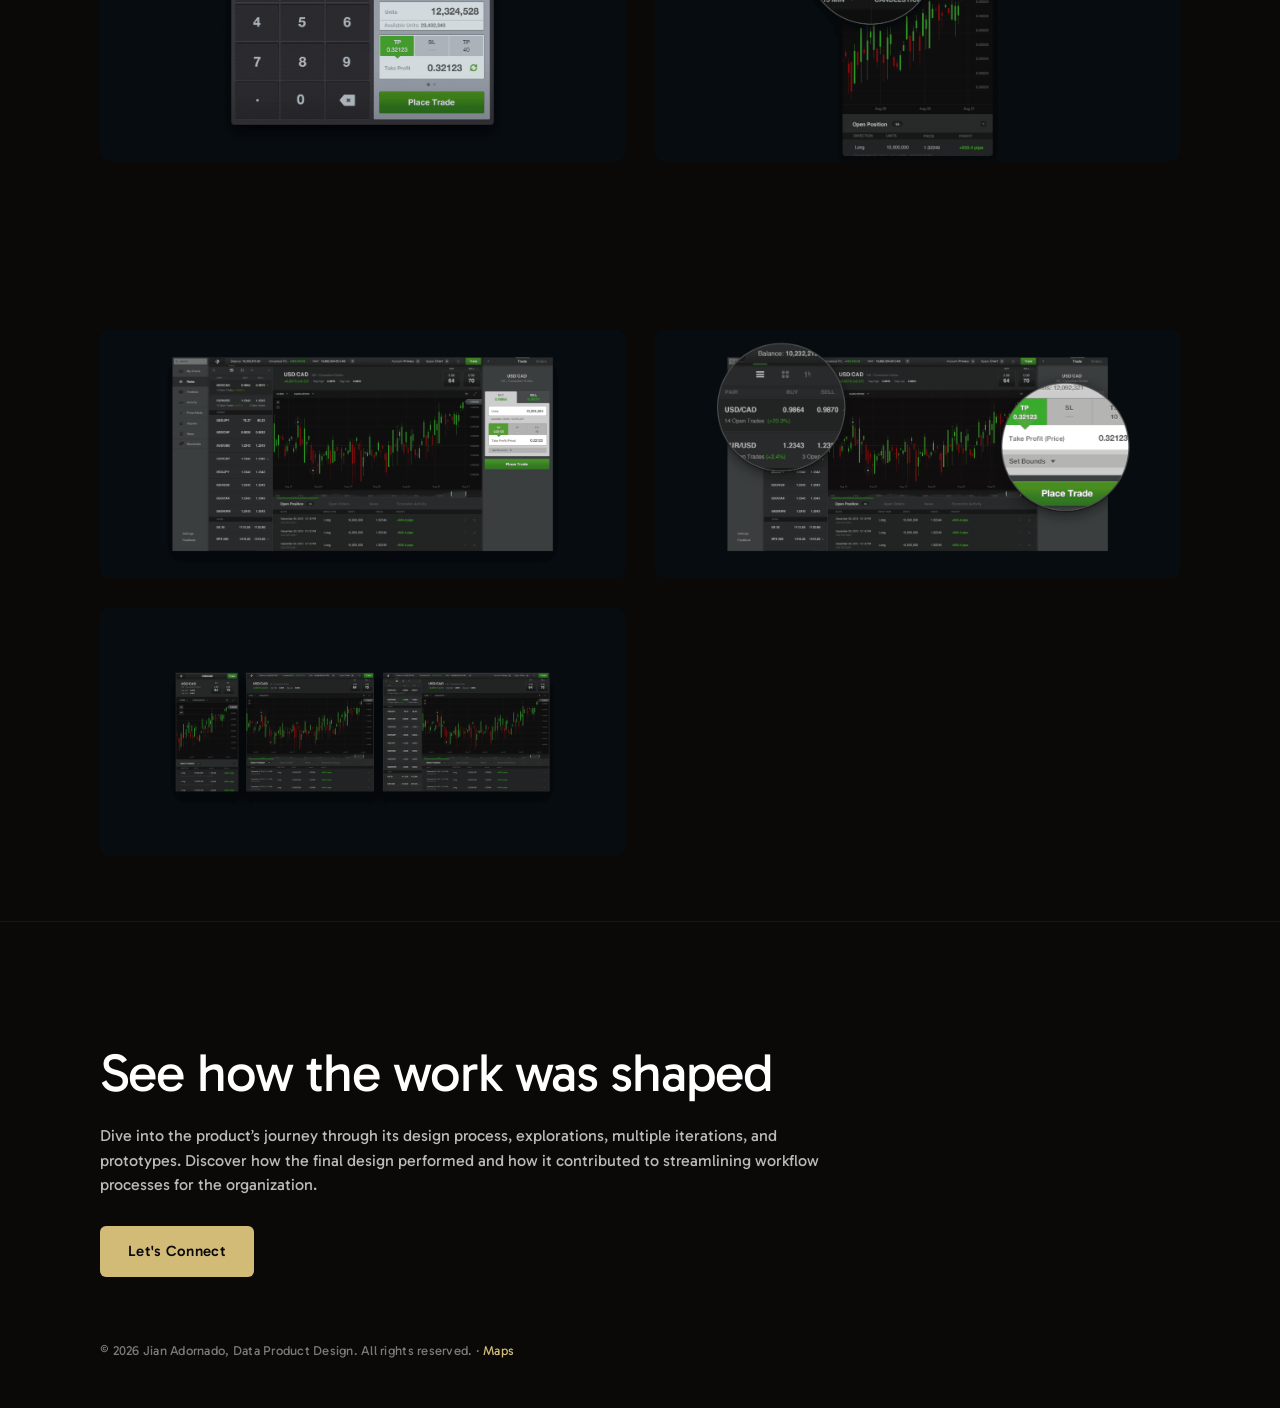
<file: designs/forex-trading-platform/index.html>
<!doctype html>
<html lang="en">
<head>
  <meta charset="utf-8">
  <meta name="viewport" content="width=device-width, initial-scale=1">
  <title>Forex Trading Platform — Jian Adornado, Product Design</title>
  <meta name="description" content="A cross-device forex and CFD trading platform designed for OANDA, from desktop to mobile.">
  <link rel="canonical" href="https://jianart.com/designs/forex-trading-platform/">
  <link rel="icon" href="../../assets/img/SqNN7K6sQ9od4rxZ4x5qxdmnmo.svg">
  <meta property="og:type" content="website">
  <meta property="og:title" content="Forex Trading Platform — Jian Adornado, Product Design">
  <meta property="og:description" content="A cross-device forex and CFD trading platform designed for OANDA, from desktop to mobile.">
  <meta name="author" content="Jian Adornado">
  <meta name="robots" content="index, follow, max-image-preview:large, max-snippet:-1, max-video-preview:-1">
  <meta name="theme-color" content="#0a0908">
  <meta property="og:url" content="https://jianart.com/designs/forex-trading-platform/">
  <meta property="og:site_name" content="Jian Adornado — Data Visualization &amp; AI-Native Design">
  <meta property="og:locale" content="en_US">
  <meta property="og:image" content="https://jianart.com/assets/img/M4VJwNG2IpHsMrwJYko4XLGas.png">
  <meta property="og:image:alt" content="Forex Trading Platform — Jian Adornado, Product Design">
  <meta name="twitter:card" content="summary_large_image">
  <meta name="twitter:title" content="Forex Trading Platform — Jian Adornado, Product Design">
  <meta name="twitter:description" content="A cross-device forex and CFD trading platform designed for OANDA, from desktop to mobile.">
  <meta name="twitter:image" content="https://jianart.com/assets/img/M4VJwNG2IpHsMrwJYko4XLGas.png">
  <link rel="alternate" type="text/plain" href="https://jianart.com/llms.txt" title="LLM-friendly site summary">
  <script type="application/ld+json">
{
  "@context": "https://schema.org",
  "@type": "CreativeWork",
  "name": "Forex Trading Platform",
  "headline": "Forex Trading Platform — Jian Adornado, Product Design",
  "description": "A cross-device forex and CFD trading platform designed for OANDA, from desktop to mobile.",
  "url": "https://jianart.com/designs/forex-trading-platform/",
  "image": "https://jianart.com/assets/img/M4VJwNG2IpHsMrwJYko4XLGas.png",
  "author": {
    "@id": "https://jianart.com/#person"
  },
  "creator": {
    "@type": "Person",
    "name": "Jian Adornado",
    "url": "https://jianart.com/"
  },
  "inLanguage": "en-US",
  "isPartOf": {
    "@id": "https://jianart.com/#website"
  }
}
  </script>
  <!-- Google tag (gtag.js) -->
  <script async src="https://www.googletagmanager.com/gtag/js?id=G-9888HFYBES"></script>
  <script src="../../assets/js/analytics.js?v=events1"></script>
  <link rel="stylesheet" href="../../assets/css/style.css?v=maps6">
</head>
<body>
  <header class="nav">
    <a class="nav-brand" href="../../">
      <img src="../../assets/img/BVM6DSWJPtAZbFw5nSXjElplk6Q.svg" alt="Jian Adornado logo" width="34" height="34">
      <span>JIAN ADORNADO</span>
    </a>
    <nav class="nav-links" aria-label="Primary">
      <a href="../../">Designs</a>
      <a href="../../about/">About</a>
      <span class="nav-sep" aria-hidden="true"></span>
      <a class="nav-maps" href="https://maps.jianart.com/" aria-label="Maps, opens the city street map posters">Maps</a>
    </nav>
  </header>
  <main>
    <section class="container hero hero--cinema" data-shape="candles">
      <h1 class="reveal">Forex Trading Platform</h1>
    </section>
    <section class="container case-intro">
      <div class="content-col reveal">
        <p class="hero-lede">The Trading Platform project was for OANDA, a leading global financial services company specializing in forex (foreign exchange) and CFD (contract for difference) trading, data analytics, and comprehensive currency solutions for both businesses and individuals.</p>
        <p class="hero-lede">As the lead designer, I spearheaded the creation of an innovative platform that brings the full power and sophistication of a desktop trading experience to mobile devices and laptops. This design empowered traders to stay connected and make informed decisions, anytime and anywhere. With a user-friendly interface and real-time features, the platform was tailored to meet the needs of traders at all skill levels, helping them stay ahead in fast-moving markets.</p>
        <p class="hero-lede">My approach focused on ensuring that the platform not only facilitated better, risk-aware trading decisions but also provided seamless trade continuity—from single-screen smartphones to multi-screen desktop setups. This project was about more than just design; it was about delivering an experience that supports traders' ambitions, enhances their performance, and fosters trust in their ability to navigate complex markets confidently.</p>
      </div>
    </section>
    <section class="container gallery-section">
      <h2 class="section-heading reveal">Behind the Scenes: Desktop</h2>
      <div class="gallery">
        <img class="reveal" style="--reveal-delay: 0ms" src="../../assets/img/XCsnquf4vaYHq6Mb3ydPBACVI.png" alt="Forex Trading Platform - Jian Adornado" loading="lazy">
        <img class="reveal" style="--reveal-delay: 100ms" src="../../assets/img/Kqi252B4NtmhTkfbBZjAR2LmmAg.png" alt="Forex Trading Platform - Jian Adornado" loading="lazy">
        <img class="reveal" style="--reveal-delay: 0ms" src="../../assets/img/dUN1dnEOpQrrBIFG2uFAqVyOk.png" alt="Forex Trading Platform - Jian Adornado" loading="lazy">
        <img class="reveal" style="--reveal-delay: 100ms" src="../../assets/img/tc0e9z1NoIl76QVkWa2V8WGFPs.png" alt="Forex Trading Platform - Jian Adornado" loading="lazy">
        <img class="reveal" style="--reveal-delay: 0ms" src="../../assets/img/UB7am6xCNLux3RnpN2kLMiEf5g.png" alt="Forex Trading Platform - Jian Adornado" loading="lazy">
        <img class="reveal" style="--reveal-delay: 100ms" src="../../assets/img/UJ9kKsKgvk0Mrbu83MoamUnfKQ.png" alt="Forex Trading Platform - Jian Adornado" loading="lazy">
        <img class="reveal" style="--reveal-delay: 0ms" src="../../assets/img/KzmzkHZHtzGEPY38xz3EO1wkupA.png" alt="Forex Trading Platform - Jian Adornado" loading="lazy">
        <img class="reveal" style="--reveal-delay: 100ms" src="../../assets/img/YLS6Rw3iSwNjOs9drCNUMz8yLjw.png" alt="Forex Trading Platform - Jian Adornado" loading="lazy">
      </div>
    </section>
    <section class="container gallery-section">
      <h2 class="section-heading reveal">Behind the Scenes: Mobile</h2>
      <div class="gallery">
        <img class="reveal" style="--reveal-delay: 0ms" src="../../assets/img/woHBfFQUXOvVtRhwM7un9y6vKrY.png" alt="Forex Trading Platform - Jian Adornado" loading="lazy">
        <img class="reveal" style="--reveal-delay: 100ms" src="../../assets/img/sLlDN8hGxPg6HkuIy4gJ3Qn6oBk.png" alt="Forex Trading Platform - Jian Adornado" loading="lazy">
        <img class="reveal" style="--reveal-delay: 0ms" src="../../assets/img/90yRaaYRJp9TiOozZB2MIfWA9r4.png" alt="Forex Trading Platform - Jian Adornado" loading="lazy">
        <img class="reveal" style="--reveal-delay: 100ms" src="../../assets/img/gQkFPYFqwCCvd603sgUcIe258w.png" alt="Forex Trading Platform - Jian Adornado" loading="lazy">
        <img class="reveal" style="--reveal-delay: 0ms" src="../../assets/img/CXHqwgavpD70cSGYitIT53XrVg.png" alt="Forex Trading Platform - Jian Adornado" loading="lazy">
        <img class="reveal" style="--reveal-delay: 100ms" src="../../assets/img/49IDV1fjplNXho4JcNoP6mGrYg.png" alt="Forex Trading Platform - Jian Adornado" loading="lazy">
      </div>
    </section>
    <section class="container gallery-section">
      <h2 class="section-heading reveal">Final Designs</h2>
      <div class="gallery">
        <img class="reveal" style="--reveal-delay: 0ms" src="../../assets/img/0ndVBiGc2qIm57G4PjMjtrW2jKU.png" alt="Forex Trading Platform - Jian Adornado" loading="lazy">
        <img class="reveal" style="--reveal-delay: 100ms" src="../../assets/img/1nOqmabl6Z0lhpzb6Exgyfv2JY4.png" alt="Forex Trading Platform - Jian Adornado" loading="lazy">
        <img class="reveal" style="--reveal-delay: 0ms" src="../../assets/img/bID9xUA1oWypwyq2y7tGnT7x0.png" alt="Forex Trading Platform - Jian Adornado" loading="lazy">
      </div>
    </section>
  <footer class="container cta reveal">
    <h2>See how the work was shaped</h2>
    <p class="cta-lede">Dive into the product’s journey through its design process, explorations, multiple iterations, and prototypes. Discover how the final design performed and how it contributed to streamlining workflow processes for the organization.</p>
    <a class="btn" href="mailto:jian@jianart.com">Let's Connect</a>
    <p class="copyright">© 2026 Jian Adornado, Data Product Design. All rights reserved. · <a href="https://maps.jianart.com/">Maps</a></p>
  </footer>
  </main>
  <script src="../../assets/js/data-weather.js?v=lab41" defer></script>
  <script src="../../assets/js/reveal.js?v=maps1" defer></script>
</body>
</html>
</file>
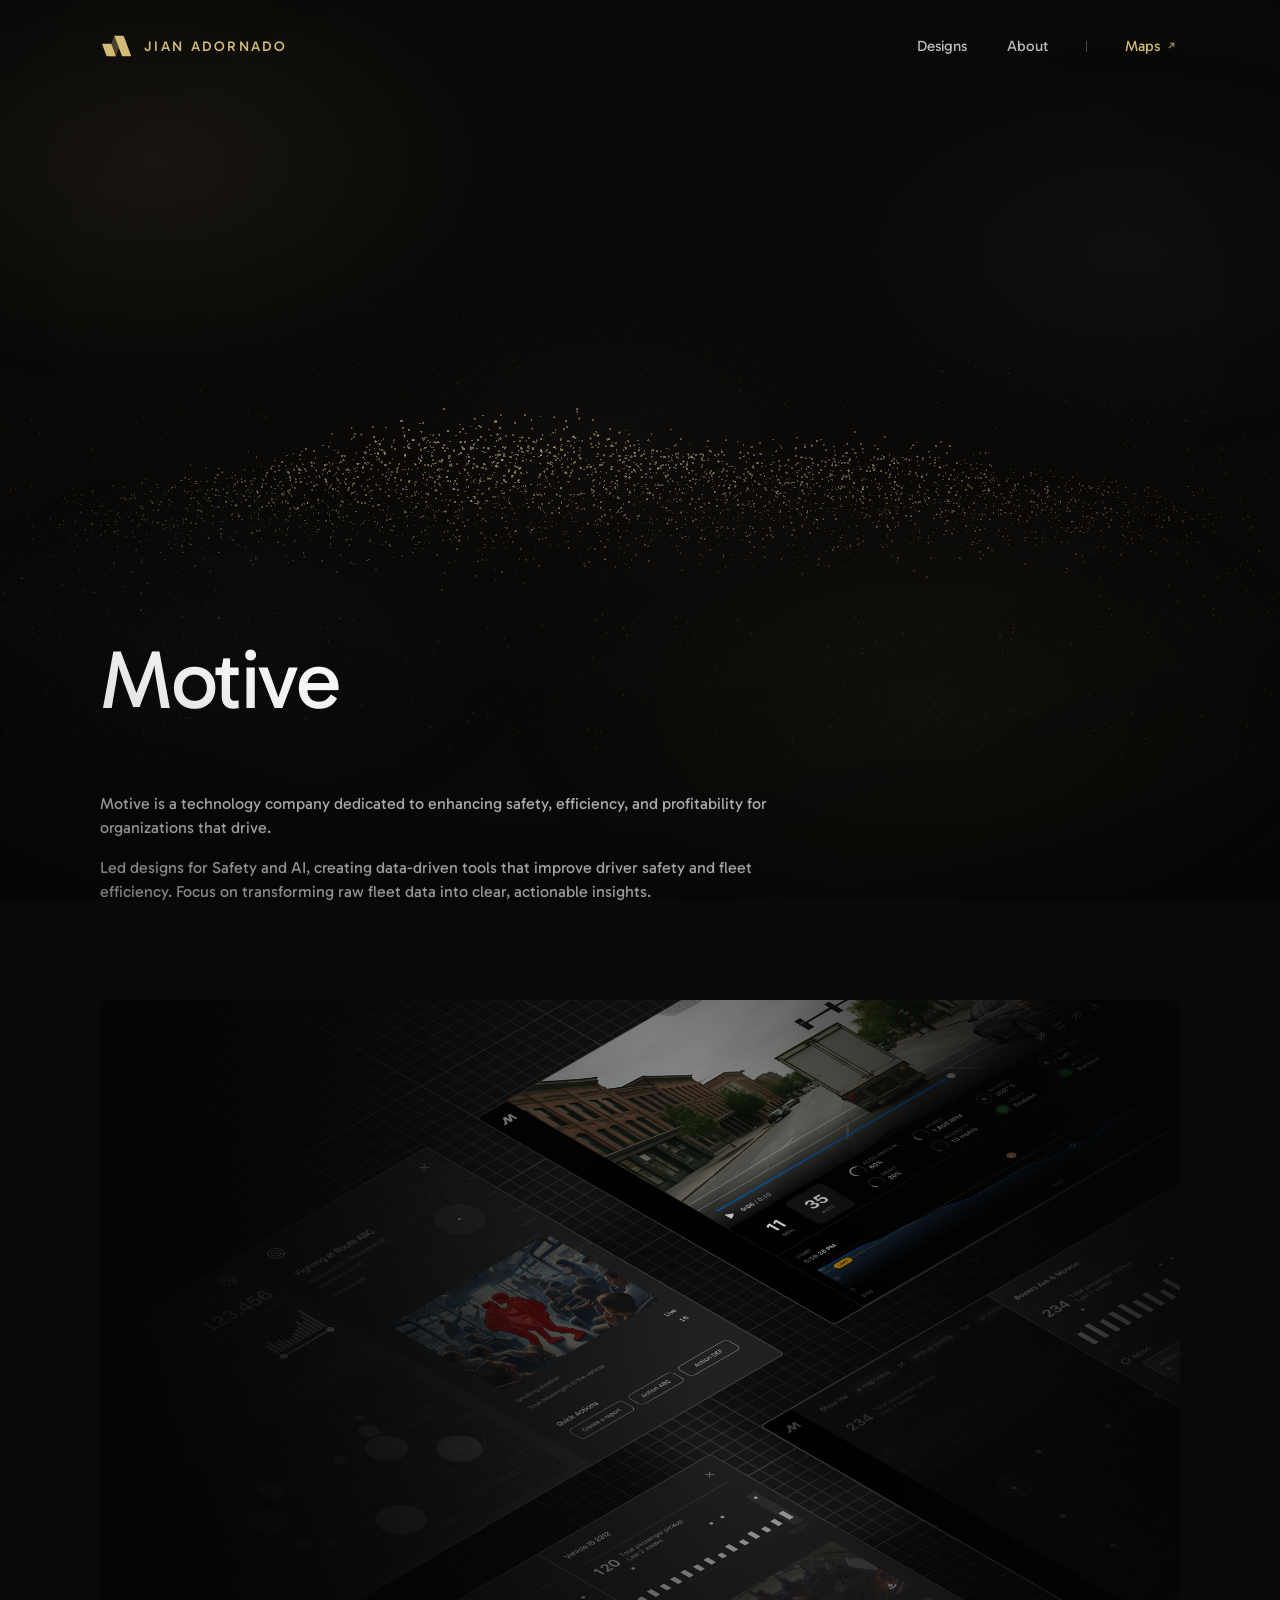
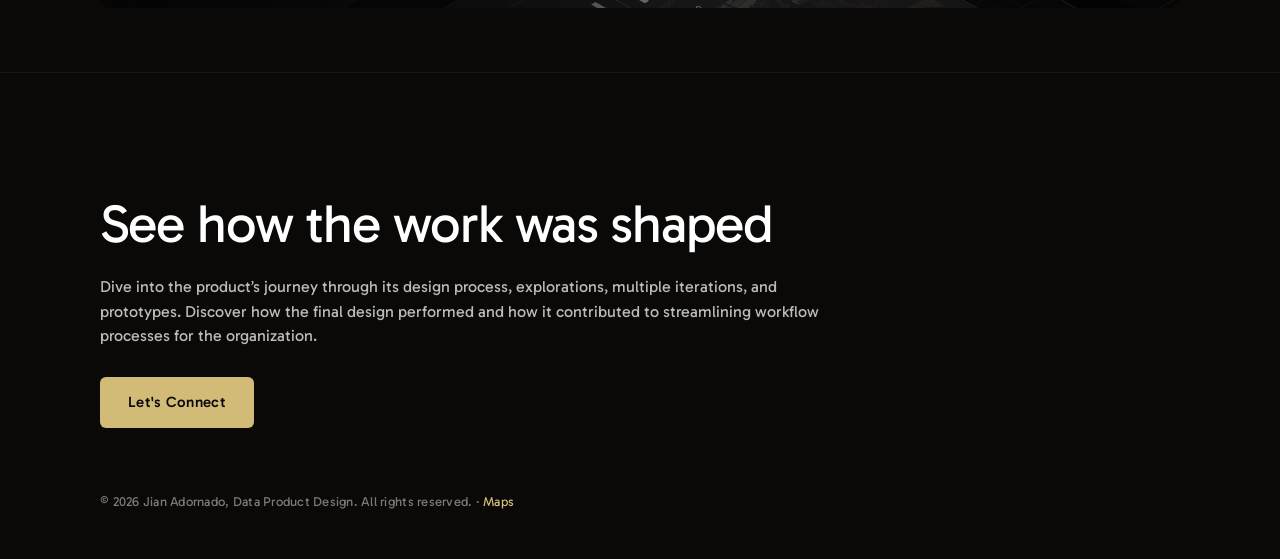
<file: designs/motive/index.html>
<!doctype html>
<html lang="en">
<head>
  <meta charset="utf-8">
  <meta name="viewport" content="width=device-width, initial-scale=1">
  <title>Motive Safety &amp; AI — Data Products by Jian Adornado</title>
  <meta name="description" content="AI-native and data-driven safety tools Jian Adornado designed at Motive to improve fleet efficiency.">
  <link rel="canonical" href="https://jianart.com/designs/motive/">
  <link rel="icon" href="../../assets/img/SqNN7K6sQ9od4rxZ4x5qxdmnmo.svg">
  <meta property="og:type" content="website">
  <meta property="og:title" content="Motive Safety &amp; AI — Data Products by Jian Adornado">
  <meta property="og:description" content="AI-native and data-driven safety tools Jian Adornado designed at Motive to improve fleet efficiency.">
  <meta name="author" content="Jian Adornado">
  <meta name="robots" content="index, follow, max-image-preview:large, max-snippet:-1, max-video-preview:-1">
  <meta name="theme-color" content="#0a0908">
  <meta property="og:url" content="https://jianart.com/designs/motive/">
  <meta property="og:site_name" content="Jian Adornado — Data Visualization &amp; AI-Native Design">
  <meta property="og:locale" content="en_US">
  <meta property="og:image" content="https://jianart.com/assets/img/UZ4u6zfS0GzOa8jyQUqVsAGJW9Y.png">
  <meta property="og:image:alt" content="Motive Safety &amp; AI — Data Products by Jian Adornado">
  <meta name="twitter:card" content="summary_large_image">
  <meta name="twitter:title" content="Motive Safety &amp; AI — Data Products by Jian Adornado">
  <meta name="twitter:description" content="AI-native and data-driven safety tools Jian Adornado designed at Motive to improve fleet efficiency.">
  <meta name="twitter:image" content="https://jianart.com/assets/img/UZ4u6zfS0GzOa8jyQUqVsAGJW9Y.png">
  <link rel="alternate" type="text/plain" href="https://jianart.com/llms.txt" title="LLM-friendly site summary">
  <script type="application/ld+json">
{
  "@context": "https://schema.org",
  "@type": "CreativeWork",
  "name": "Motive",
  "headline": "Motive Safety & AI — Data Products by Jian Adornado",
  "description": "AI-native and data-driven safety tools Jian Adornado designed at Motive to improve fleet efficiency.",
  "url": "https://jianart.com/designs/motive/",
  "image": "https://jianart.com/assets/img/UZ4u6zfS0GzOa8jyQUqVsAGJW9Y.png",
  "author": {
    "@id": "https://jianart.com/#person"
  },
  "creator": {
    "@type": "Person",
    "name": "Jian Adornado",
    "url": "https://jianart.com/"
  },
  "inLanguage": "en-US",
  "isPartOf": {
    "@id": "https://jianart.com/#website"
  }
}
  </script>
  <!-- Google tag (gtag.js) -->
  <script async src="https://www.googletagmanager.com/gtag/js?id=G-9888HFYBES"></script>
  <script src="../../assets/js/analytics.js?v=events1"></script>
  <link rel="stylesheet" href="../../assets/css/style.css?v=maps6">
</head>
<body>
  <header class="nav">
    <a class="nav-brand" href="../../">
      <img src="../../assets/img/BVM6DSWJPtAZbFw5nSXjElplk6Q.svg" alt="Jian Adornado logo" width="34" height="34">
      <span>JIAN ADORNADO</span>
    </a>
    <nav class="nav-links" aria-label="Primary">
      <a href="../../">Designs</a>
      <a href="../../about/">About</a>
      <span class="nav-sep" aria-hidden="true"></span>
      <a class="nav-maps" href="https://maps.jianart.com/" aria-label="Maps, opens the city street map posters">Maps</a>
    </nav>
  </header>
  <main>
    <section class="container hero hero--cinema" data-shape="truck">
      <h1 class="reveal">Motive</h1>
    </section>
    <section class="container case-intro">
      <div class="content-col reveal">
        <p class="hero-lede">Motive is a technology company dedicated to enhancing safety, efficiency, and profitability for organizations that drive.</p>
        <p class="hero-lede">Led designs for Safety and AI, creating data-driven tools that improve driver safety and fleet efficiency. Focus on transforming raw fleet data into clear, actionable insights.</p>
      </div>
    </section>
    <section class="container gallery-section">
      <img class="reveal" src="../../assets/img/Motive%20-%20Jian%20Adornado.png" alt="Motive Safety Telematics - Jian Adornado" style="width:100%;border-radius:10px;" loading="lazy">
    </section>
  <footer class="container cta reveal">
    <h2>See how the work was shaped</h2>
    <p class="cta-lede">Dive into the product’s journey through its design process, explorations, multiple iterations, and prototypes. Discover how the final design performed and how it contributed to streamlining workflow processes for the organization.</p>
    <a class="btn" href="mailto:jian@jianart.com">Let's Connect</a>
    <p class="copyright">© 2026 Jian Adornado, Data Product Design. All rights reserved. · <a href="https://maps.jianart.com/">Maps</a></p>
  </footer>
  </main>
  <script src="../../assets/js/data-weather.js?v=lab41" defer></script>
  <script src="../../assets/js/reveal.js?v=maps1" defer></script>
</body>
</html>
</file>
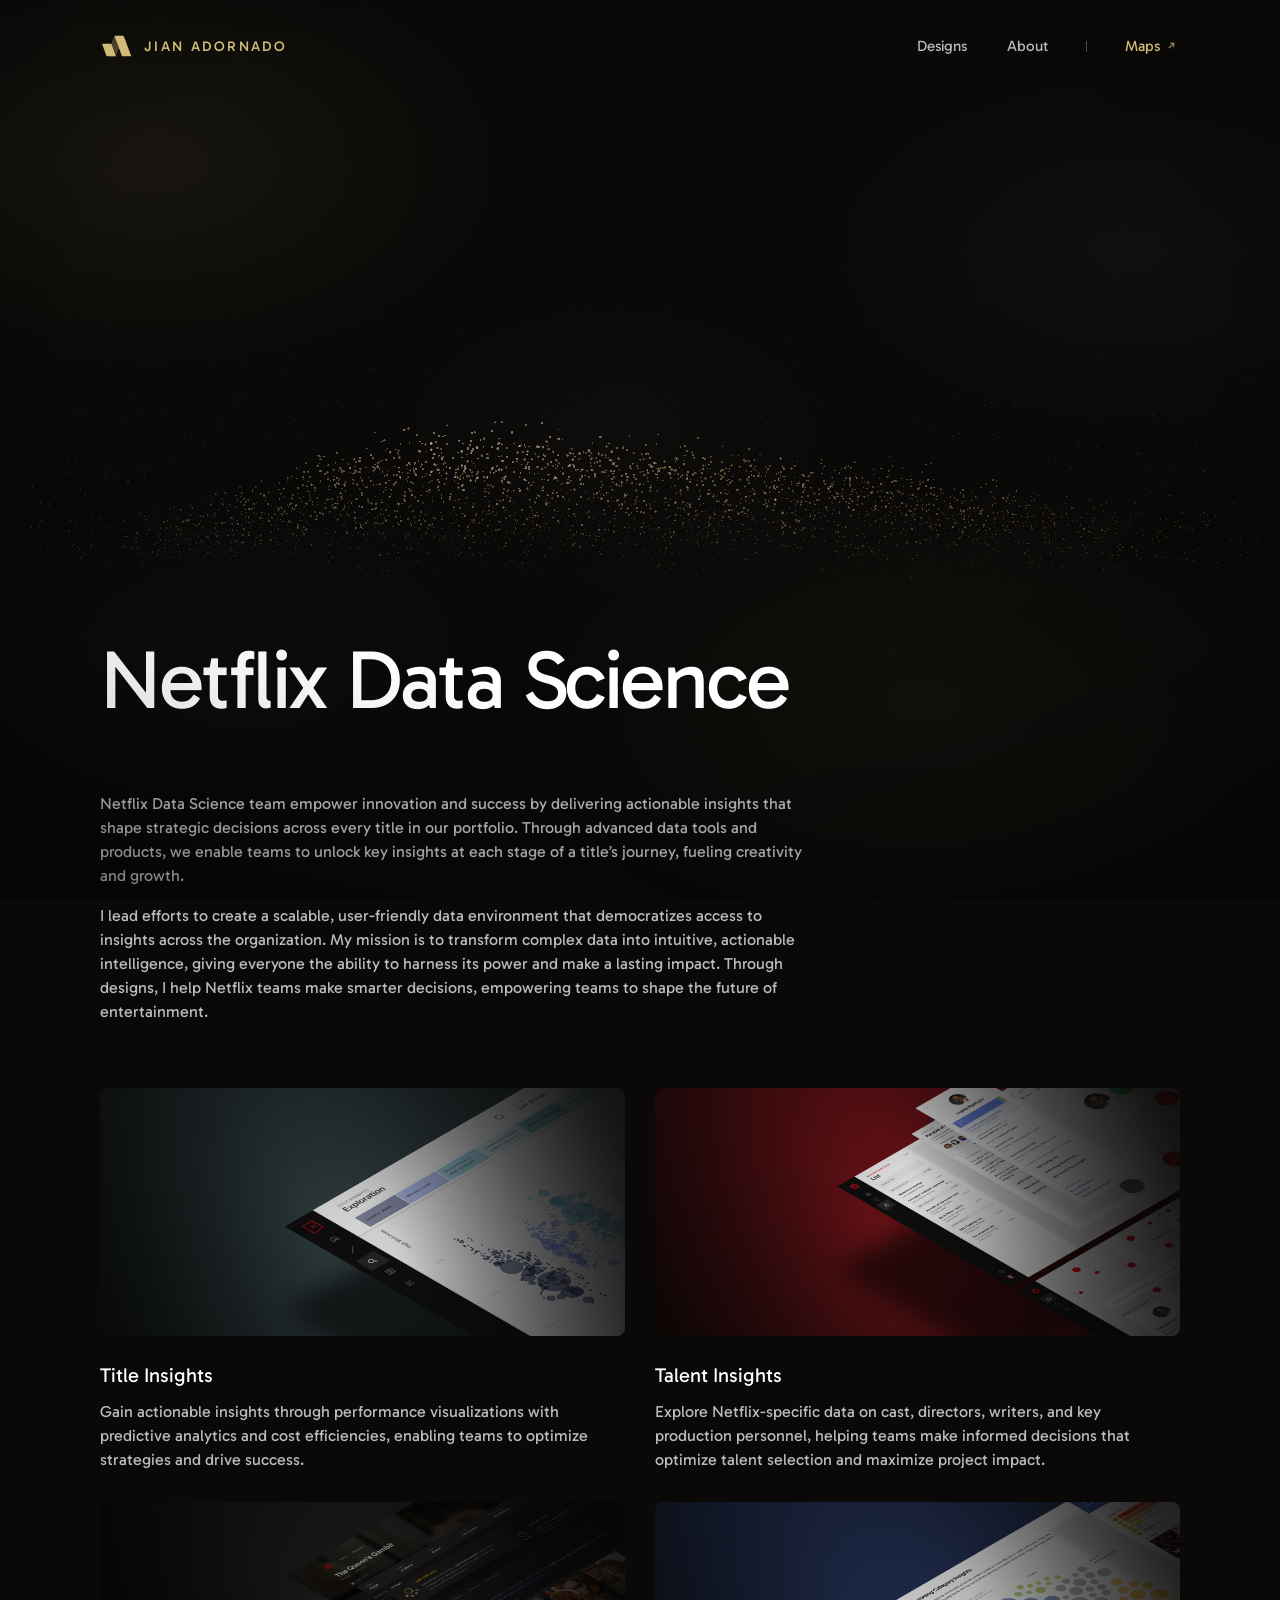
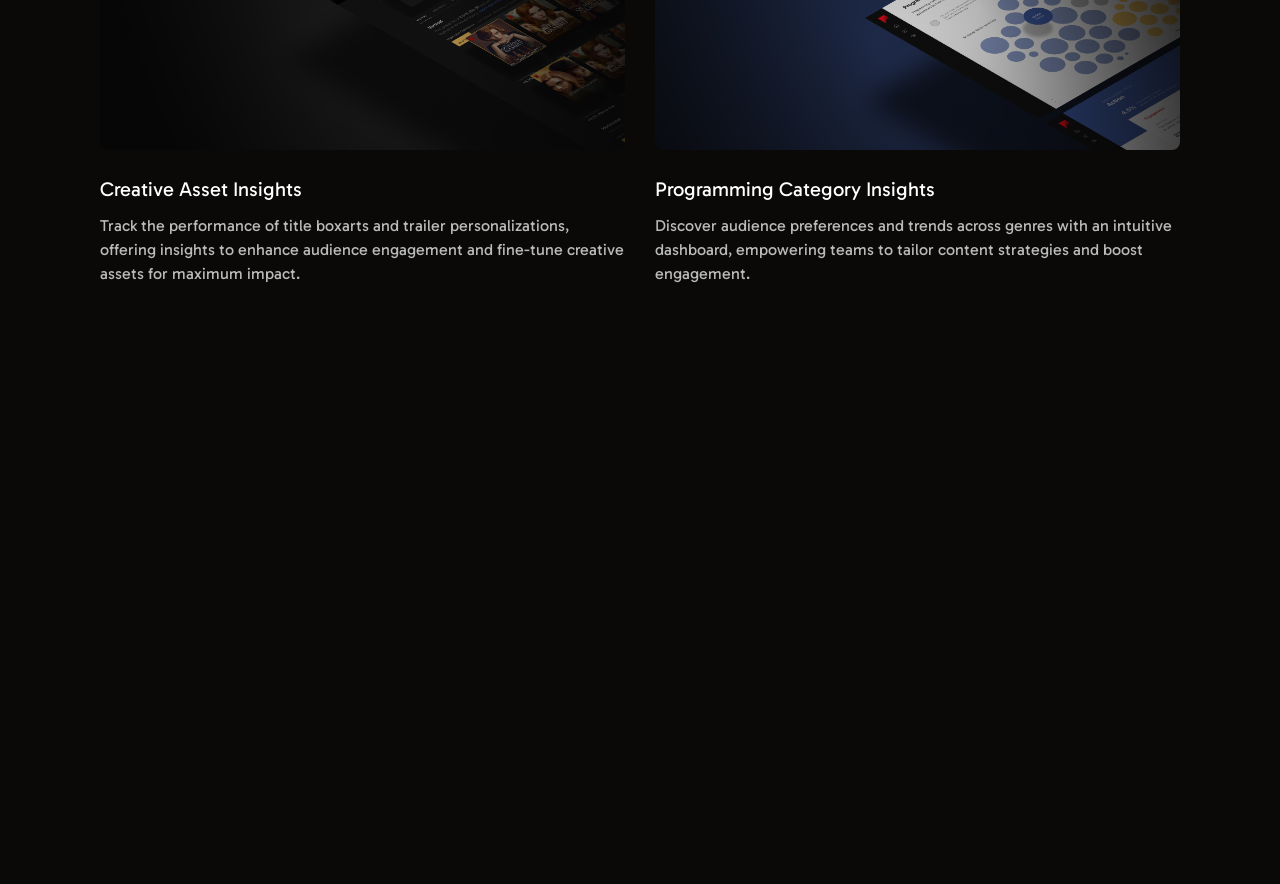
<file: designs/netflix-data-science/index.html>
<!doctype html>
<html lang="en">
<head>
  <meta charset="utf-8">
  <meta name="viewport" content="width=device-width, initial-scale=1">
  <title>Netflix Data Science — Data Visualization Products by Jian Adornado</title>
  <meta name="description" content="Data visualization product design at Netflix: tools that turn title and cast performance data into actionable insights for decision-makers.">
  <link rel="canonical" href="https://jianart.com/designs/netflix-data-science/">
  <link rel="icon" href="../../assets/img/SqNN7K6sQ9od4rxZ4x5qxdmnmo.svg">
  <meta property="og:type" content="website">
  <meta property="og:title" content="Netflix Data Science — Data Visualization Products by Jian Adornado">
  <meta property="og:description" content="Data visualization product design at Netflix: tools that turn title and cast performance data into actionable insights for decision-makers.">
  <meta name="author" content="Jian Adornado">
  <meta name="robots" content="index, follow, max-image-preview:large, max-snippet:-1, max-video-preview:-1">
  <meta name="theme-color" content="#0a0908">
  <meta property="og:url" content="https://jianart.com/designs/netflix-data-science/">
  <meta property="og:site_name" content="Jian Adornado — Data Visualization &amp; AI-Native Design">
  <meta property="og:locale" content="en_US">
  <meta property="og:image" content="https://jianart.com/assets/img/IVl3IW1j612sjHHngOHqxc5JTvQ.png">
  <meta property="og:image:alt" content="Netflix Data Science — Data Visualization Products by Jian Adornado">
  <meta name="twitter:card" content="summary_large_image">
  <meta name="twitter:title" content="Netflix Data Science — Data Visualization Products by Jian Adornado">
  <meta name="twitter:description" content="Data visualization product design at Netflix: tools that turn title and cast performance data into actionable insights for decision-makers.">
  <meta name="twitter:image" content="https://jianart.com/assets/img/IVl3IW1j612sjHHngOHqxc5JTvQ.png">
  <link rel="alternate" type="text/plain" href="https://jianart.com/llms.txt" title="LLM-friendly site summary">
  <script type="application/ld+json">
{
  "@context": "https://schema.org",
  "@type": "CreativeWork",
  "name": "Netflix Data Science",
  "headline": "Netflix Data Science — Data Visualization Products by Jian Adornado",
  "description": "Data visualization product design at Netflix: tools that turn title and cast performance data into actionable insights for decision-makers.",
  "url": "https://jianart.com/designs/netflix-data-science/",
  "image": "https://jianart.com/assets/img/IVl3IW1j612sjHHngOHqxc5JTvQ.png",
  "author": {
    "@id": "https://jianart.com/#person"
  },
  "creator": {
    "@type": "Person",
    "name": "Jian Adornado",
    "url": "https://jianart.com/"
  },
  "inLanguage": "en-US",
  "isPartOf": {
    "@id": "https://jianart.com/#website"
  }
}
  </script>
  <!-- Google tag (gtag.js) -->
  <script async src="https://www.googletagmanager.com/gtag/js?id=G-9888HFYBES"></script>
  <script src="../../assets/js/analytics.js?v=events1"></script>
  <link rel="stylesheet" href="../../assets/css/style.css?v=maps6">
</head>
<body>
  <header class="nav">
    <a class="nav-brand" href="../../">
      <img src="../../assets/img/BVM6DSWJPtAZbFw5nSXjElplk6Q.svg" alt="Jian Adornado logo" width="34" height="34">
      <span>JIAN ADORNADO</span>
    </a>
    <nav class="nav-links" aria-label="Primary">
      <a href="../../">Designs</a>
      <a href="../../about/">About</a>
      <span class="nav-sep" aria-hidden="true"></span>
      <a class="nav-maps" href="https://maps.jianart.com/" aria-label="Maps, opens the city street map posters">Maps</a>
    </nav>
  </header>
  <main>
    <section class="container hero hero--cinema" data-shape="bubbles">
      <h1 class="reveal">Netflix Data Science</h1>
    </section>
    <section class="container case-intro">
      <div class="content-col reveal">
        <p class="hero-lede">Netflix Data Science team empower innovation and success by delivering actionable insights that shape strategic decisions across every title in our portfolio. Through advanced data tools and products, we enable teams to unlock key insights at each stage of a title’s journey, fueling creativity and growth.</p>
        <p class="hero-lede">I lead efforts to create a scalable, user-friendly data environment that democratizes access to insights across the organization. My mission is to transform complex data into intuitive, actionable intelligence, giving everyone the ability to harness its power and make a lasting impact. Through designs, I help Netflix teams make smarter decisions, empowering teams to shape the future of entertainment.</p>
      </div>
    </section>
    <section class="container feature-grid">
      <div class="feature reveal" style="--reveal-delay: 0ms">
        <img src="../../assets/img/Netflix%20Title%20Insights%20-%20Jian%20Adornado.png" alt="Netflix Title Insights - Jian Adornado" loading="lazy">
        <h2>Title Insights</h2>
        <p>Gain actionable insights through performance visualizations with predictive analytics and cost efficiencies, enabling teams to optimize strategies and drive success.</p>
      </div>
      <div class="feature reveal" style="--reveal-delay: 100ms">
        <img src="../../assets/img/Netflix%20Talent%20Insights%20-%20Jian%20Adornado.png" alt="Netflix Talent Insights - Jian Adornado" loading="lazy">
        <h2>Talent Insights</h2>
        <p>Explore Netflix-specific data on cast, directors, writers, and key production personnel, helping teams make informed decisions that optimize talent selection and maximize project impact.</p>
      </div>
      <div class="feature reveal" style="--reveal-delay: 0ms">
        <img src="../../assets/img/Creative%20Asset%20Insights%20-%20Jian%20Adornado.png" alt="Netflix Creative Asset Insights - Jian Adornado" loading="lazy">
        <h2>Creative Asset Insights</h2>
        <p>Track the performance of title boxarts and trailer personalizations, offering insights to enhance audience engagement and fine-tune creative assets for maximum impact.</p>
      </div>
      <div class="feature reveal" style="--reveal-delay: 100ms">
        <img src="../../assets/img/Netflix%20Programming%20Category%20Insights%20-%20Jian%20Adornado.png" alt="Netflix Programming Category Insights - Jian Adornado" loading="lazy">
        <h2>Programming Category Insights</h2>
        <p>Discover audience preferences and trends across genres with an intuitive dashboard, empowering teams to tailor content strategies and boost engagement.</p>
      </div>
    </section>
  <footer class="container cta reveal">
    <h2>See how the work was shaped</h2>
    <p class="cta-lede">Dive into the product’s journey through its design process, explorations, multiple iterations, and prototypes. Discover how the final design performed and how it contributed to streamlining workflow processes for the organization.</p>
    <a class="btn" href="mailto:jian@jianart.com">Let's Connect</a>
    <p class="copyright">© 2026 Jian Adornado, Data Product Design. All rights reserved. · <a href="https://maps.jianart.com/">Maps</a></p>
  </footer>
  </main>
  <script src="../../assets/js/data-weather.js?v=lab41" defer></script>
  <script src="../../assets/js/reveal.js?v=maps1" defer></script>
</body>
</html>
</file>
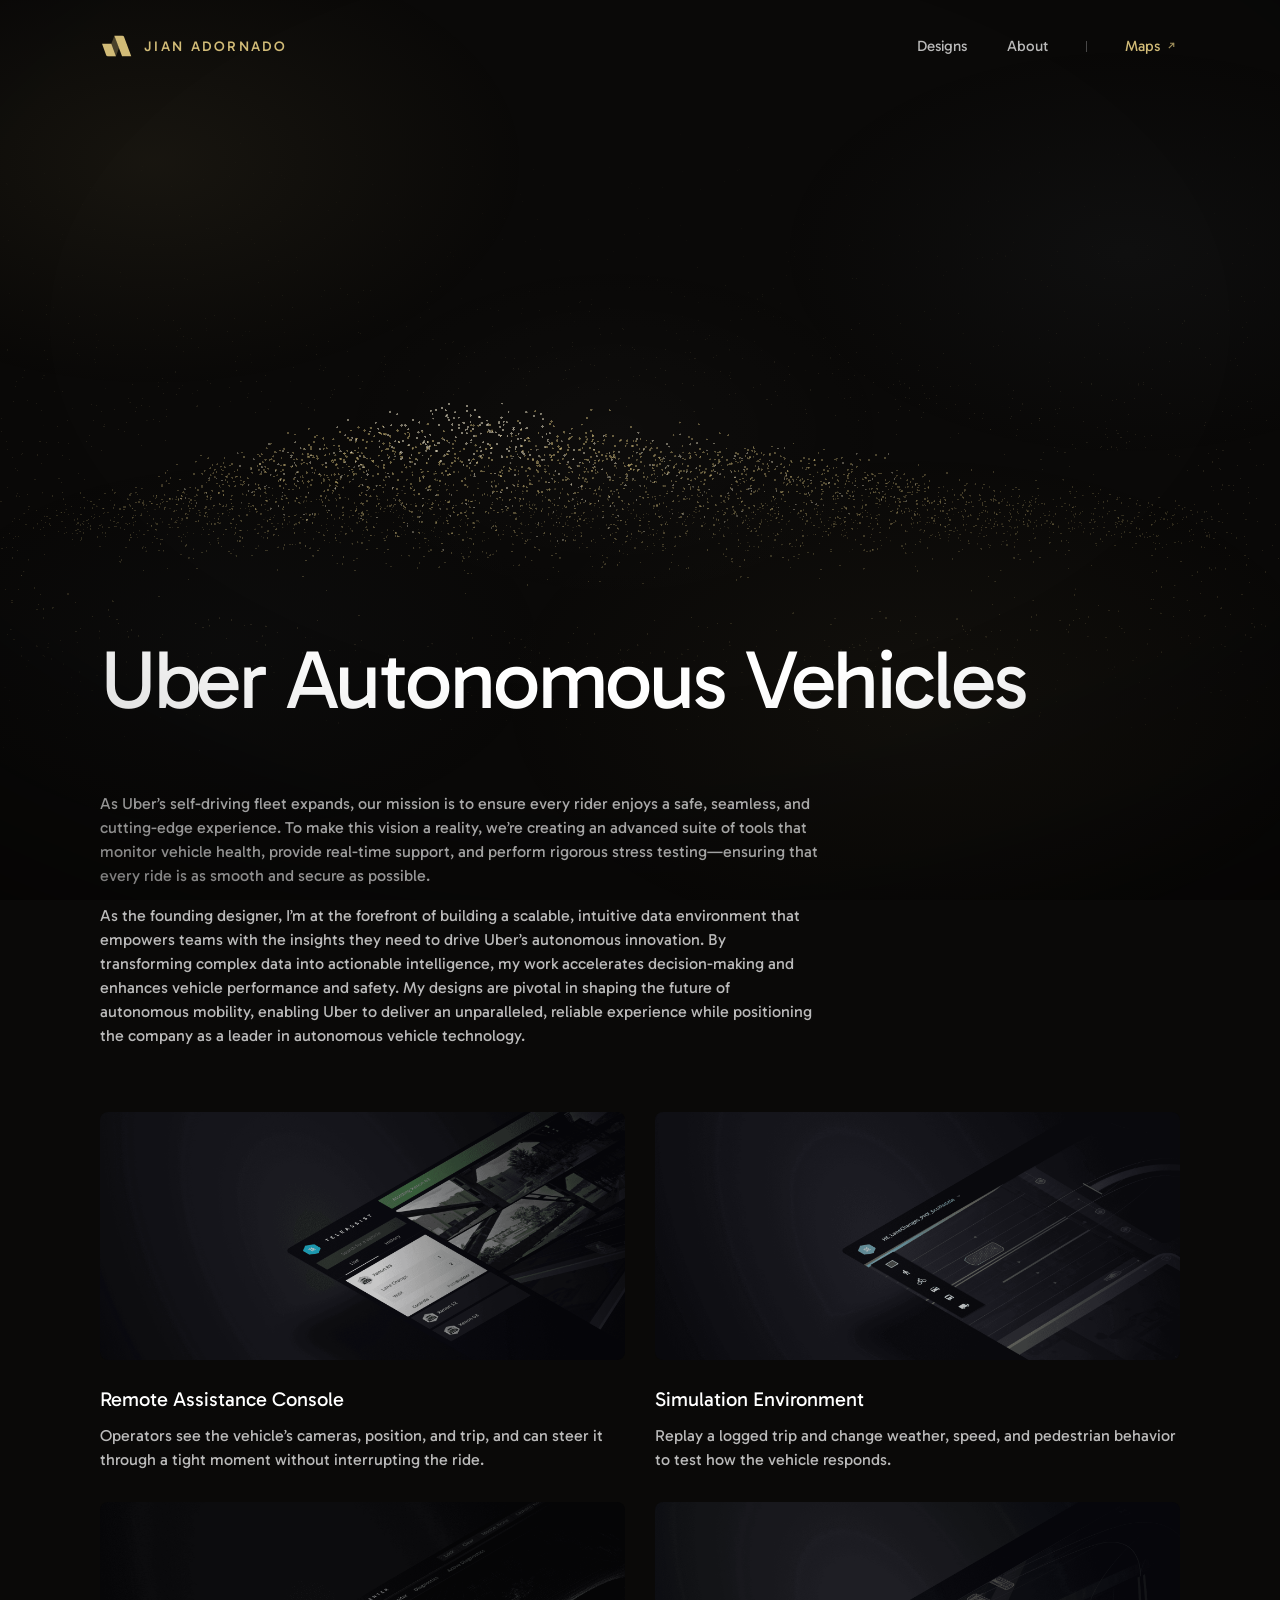
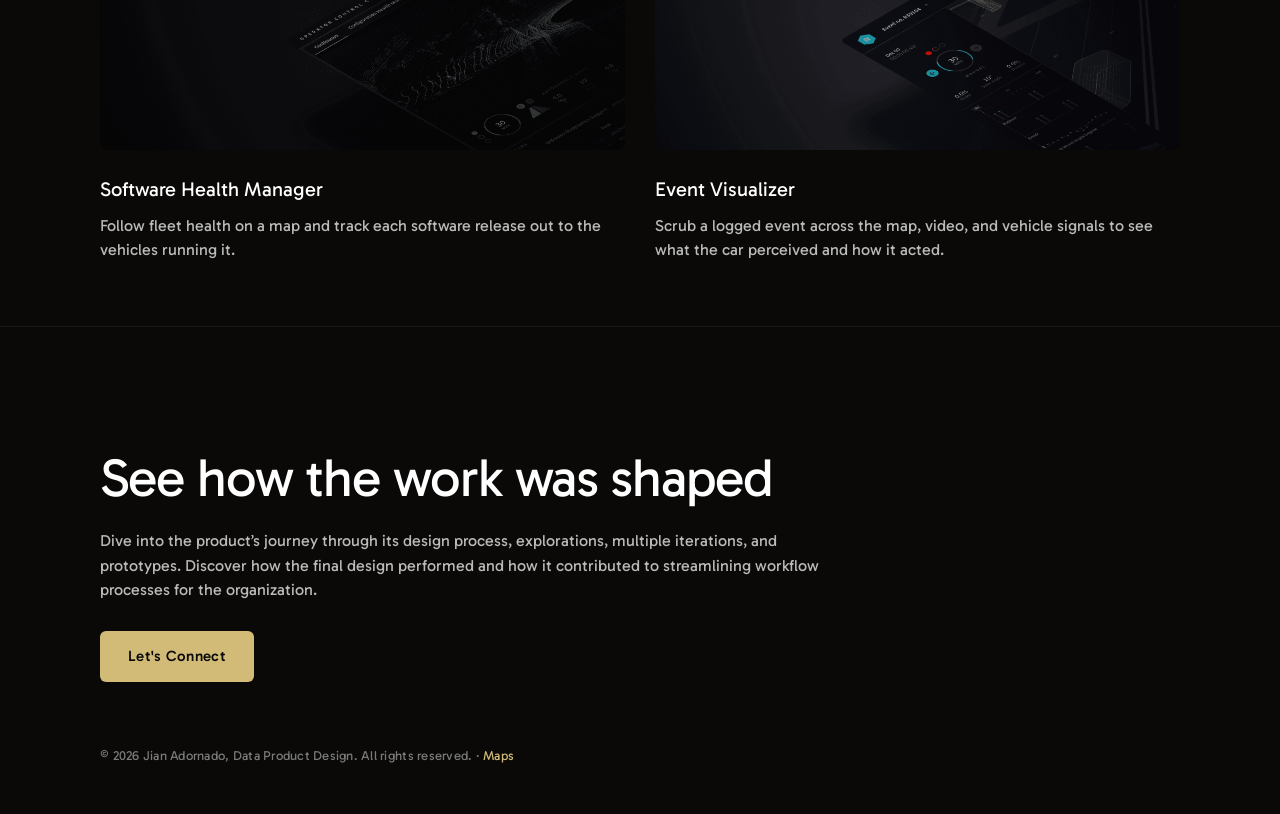
<file: designs/uber-autonomous-vehicles/index.html>
<!doctype html>
<html lang="en">
<head>
  <meta charset="utf-8">
  <meta name="viewport" content="width=device-width, initial-scale=1">
  <title>Uber Autonomous Vehicles — Jian Adornado, Product Design</title>
  <meta name="description" content="Mission-critical tools for monitoring and operating Uber's autonomous vehicle fleet.">
  <link rel="canonical" href="https://jianart.com/designs/uber-autonomous-vehicles/">
  <link rel="icon" href="../../assets/img/SqNN7K6sQ9od4rxZ4x5qxdmnmo.svg">
  <meta property="og:type" content="website">
  <meta property="og:title" content="Uber Autonomous Vehicles — Jian Adornado, Product Design">
  <meta property="og:description" content="Mission-critical tools for monitoring and operating Uber's autonomous vehicle fleet.">
  <meta name="author" content="Jian Adornado">
  <meta name="robots" content="index, follow, max-image-preview:large, max-snippet:-1, max-video-preview:-1">
  <meta name="theme-color" content="#0a0908">
  <meta property="og:url" content="https://jianart.com/designs/uber-autonomous-vehicles/">
  <meta property="og:site_name" content="Jian Adornado — Data Visualization &amp; AI-Native Design">
  <meta property="og:locale" content="en_US">
  <meta property="og:image" content="https://jianart.com/assets/img/ECPqSepYIInQRyj7ZT7SYRqBcHc.png">
  <meta property="og:image:alt" content="Uber Autonomous Vehicles — Jian Adornado, Product Design">
  <meta name="twitter:card" content="summary_large_image">
  <meta name="twitter:title" content="Uber Autonomous Vehicles — Jian Adornado, Product Design">
  <meta name="twitter:description" content="Mission-critical tools for monitoring and operating Uber&#x27;s autonomous vehicle fleet.">
  <meta name="twitter:image" content="https://jianart.com/assets/img/ECPqSepYIInQRyj7ZT7SYRqBcHc.png">
  <link rel="alternate" type="text/plain" href="https://jianart.com/llms.txt" title="LLM-friendly site summary">
  <script type="application/ld+json">
{
  "@context": "https://schema.org",
  "@type": "CreativeWork",
  "name": "Uber Autonomous Vehicles",
  "headline": "Uber Autonomous Vehicles — Jian Adornado, Product Design",
  "description": "Mission-critical tools for monitoring and operating Uber's autonomous vehicle fleet.",
  "url": "https://jianart.com/designs/uber-autonomous-vehicles/",
  "image": "https://jianart.com/assets/img/ECPqSepYIInQRyj7ZT7SYRqBcHc.png",
  "author": {
    "@id": "https://jianart.com/#person"
  },
  "creator": {
    "@type": "Person",
    "name": "Jian Adornado",
    "url": "https://jianart.com/"
  },
  "inLanguage": "en-US",
  "isPartOf": {
    "@id": "https://jianart.com/#website"
  }
}
  </script>
  <!-- Google tag (gtag.js) -->
  <script async src="https://www.googletagmanager.com/gtag/js?id=G-9888HFYBES"></script>
  <script src="../../assets/js/analytics.js?v=events1"></script>
  <link rel="stylesheet" href="../../assets/css/style.css?v=maps6">
</head>
<body>
  <header class="nav">
    <a class="nav-brand" href="../../">
      <img src="../../assets/img/BVM6DSWJPtAZbFw5nSXjElplk6Q.svg" alt="Jian Adornado logo" width="34" height="34">
      <span>JIAN ADORNADO</span>
    </a>
    <nav class="nav-links" aria-label="Primary">
      <a href="../../">Designs</a>
      <a href="../../about/">About</a>
      <span class="nav-sep" aria-hidden="true"></span>
      <a class="nav-maps" href="https://maps.jianart.com/" aria-label="Maps, opens the city street map posters">Maps</a>
    </nav>
  </header>
  <main>
    <section class="container hero hero--cinema" data-shape="lidar">
      <h1 class="reveal">Uber Autonomous Vehicles</h1>
    </section>
    <section class="container case-intro">
      <div class="content-col reveal">
        <p class="hero-lede">As Uber’s self-driving fleet expands, our mission is to ensure every rider enjoys a safe, seamless, and cutting-edge experience. To make this vision a reality, we’re creating an advanced suite of tools that monitor vehicle health, provide real-time support, and perform rigorous stress testing—ensuring that every ride is as smooth and secure as possible.</p>
        <p class="hero-lede">As the founding designer, I’m at the forefront of building a scalable, intuitive data environment that empowers teams with the insights they need to drive Uber’s autonomous innovation. By transforming complex data into actionable intelligence, my work accelerates decision-making and enhances vehicle performance and safety. My designs are pivotal in shaping the future of autonomous mobility, enabling Uber to deliver an unparalleled, reliable experience while positioning the company as a leader in autonomous vehicle technology.</p>
      </div>
    </section>
    <section class="container feature-grid">
      <div class="feature reveal" style="--reveal-delay: 0ms">
        <img src="../../assets/img/C5OTYvbkg2Rp1F9aQ58EGpxP0s8.png" alt="Uber Remote Assistance Console - Jian Adornado" loading="lazy">
        <h2>Remote Assistance Console</h2>
        <p>Operators see the vehicle’s cameras, position, and trip, and can steer it through a tight moment without interrupting the ride.</p>
      </div>
      <div class="feature reveal" style="--reveal-delay: 100ms">
        <img src="../../assets/img/fKizdq90P0VaJexGwyYQsmW1pbA.png" alt="Uber Simulation Environment - Jian Adornado" loading="lazy">
        <h2>Simulation Environment</h2>
        <p>Replay a logged trip and change weather, speed, and pedestrian behavior to test how the vehicle responds.</p>
      </div>
      <div class="feature reveal" style="--reveal-delay: 0ms">
        <img src="../../assets/img/6OTQ3NagWj6XQWk0DeeTiZVkQwA.png" alt="Uber Software Health Manager - Jian Adornado" loading="lazy">
        <h2>Software Health Manager</h2>
        <p>Follow fleet health on a map and track each software release out to the vehicles running it.</p>
      </div>
      <div class="feature reveal" style="--reveal-delay: 100ms">
        <img src="../../assets/img/0XHwzunH4oq1EhevG75haEtCiQY.png" alt="Uber Event Visualizer - Jian Adornado" loading="lazy">
        <h2>Event Visualizer</h2>
        <p>Scrub a logged event across the map, video, and vehicle signals to see what the car perceived and how it acted.</p>
      </div>
    </section>
  <footer class="container cta reveal">
    <h2>See how the work was shaped</h2>
    <p class="cta-lede">Dive into the product’s journey through its design process, explorations, multiple iterations, and prototypes. Discover how the final design performed and how it contributed to streamlining workflow processes for the organization.</p>
    <a class="btn" href="mailto:jian@jianart.com">Let's Connect</a>
    <p class="copyright">© 2026 Jian Adornado, Data Product Design. All rights reserved. · <a href="https://maps.jianart.com/">Maps</a></p>
  </footer>
  </main>
  <script src="../../assets/js/data-weather.js?v=lab41" defer></script>
  <script src="../../assets/js/reveal.js?v=maps1" defer></script>
</body>
</html>
</file>
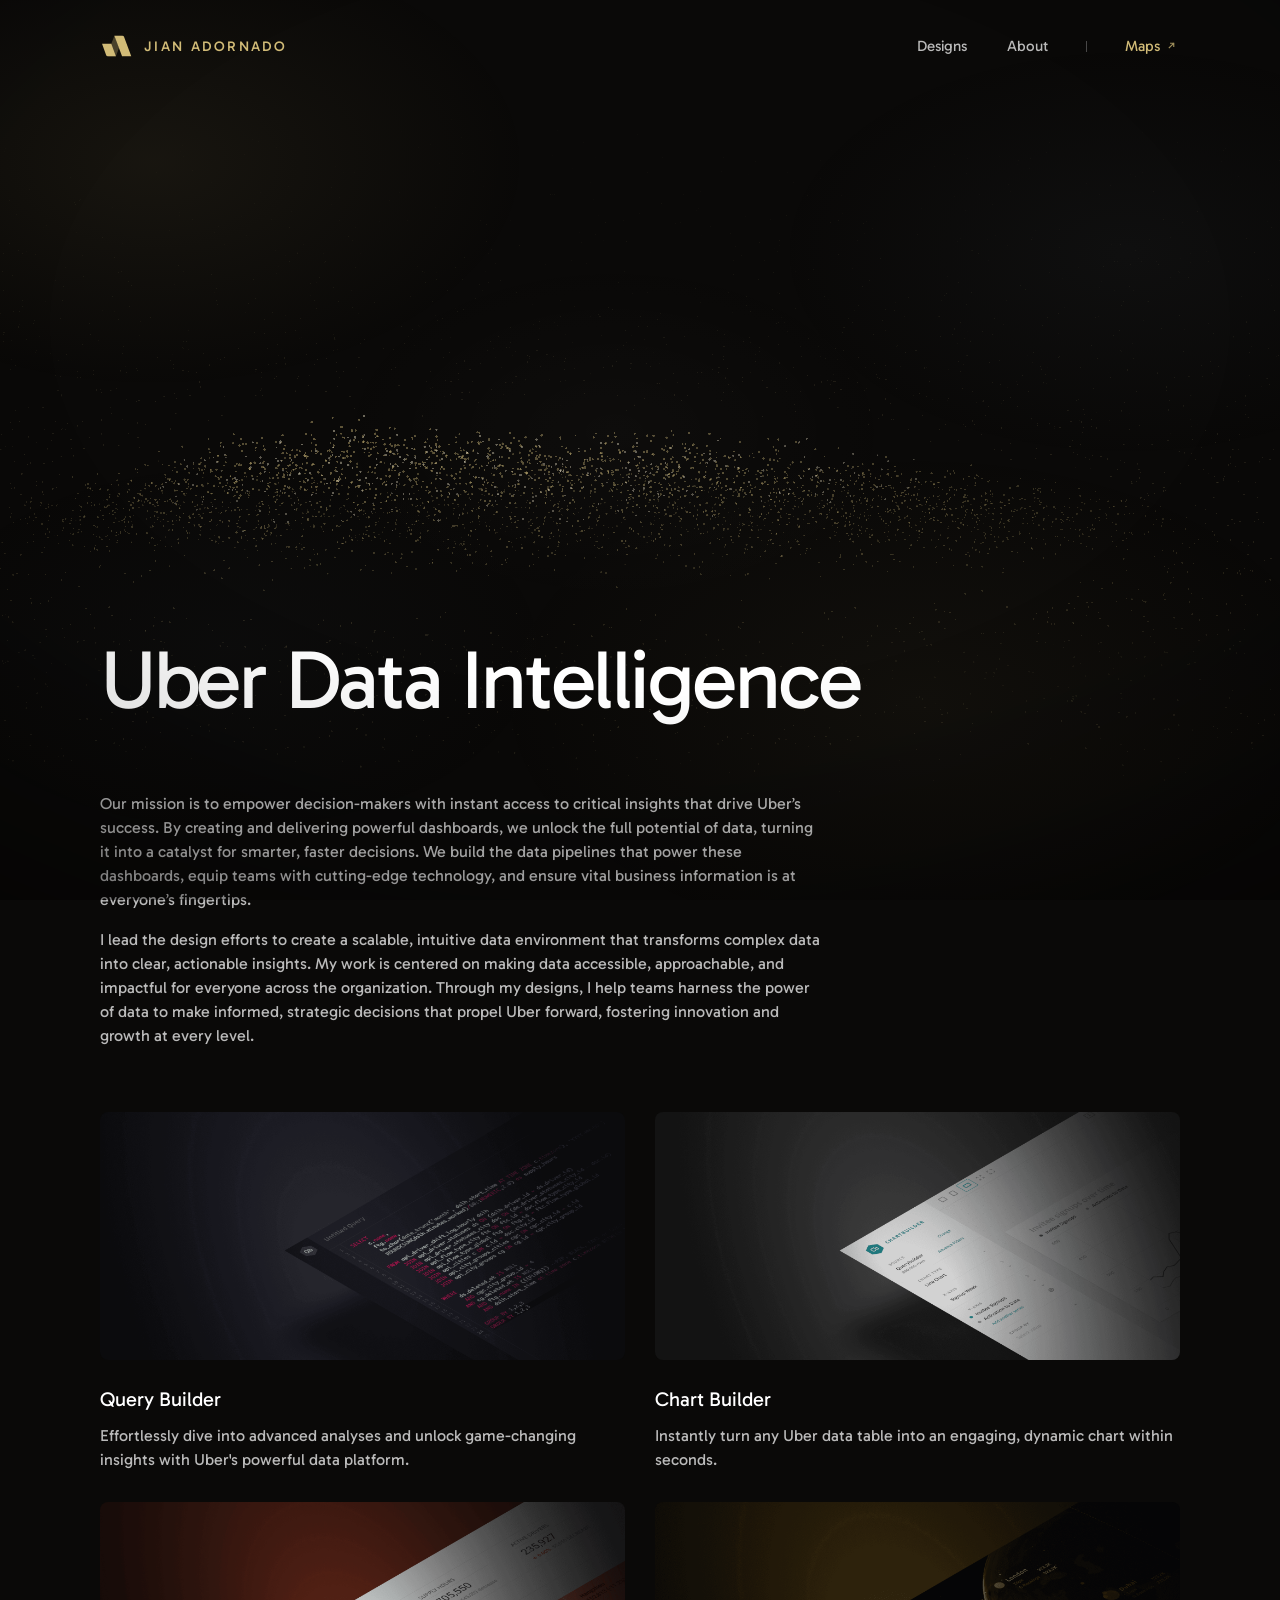
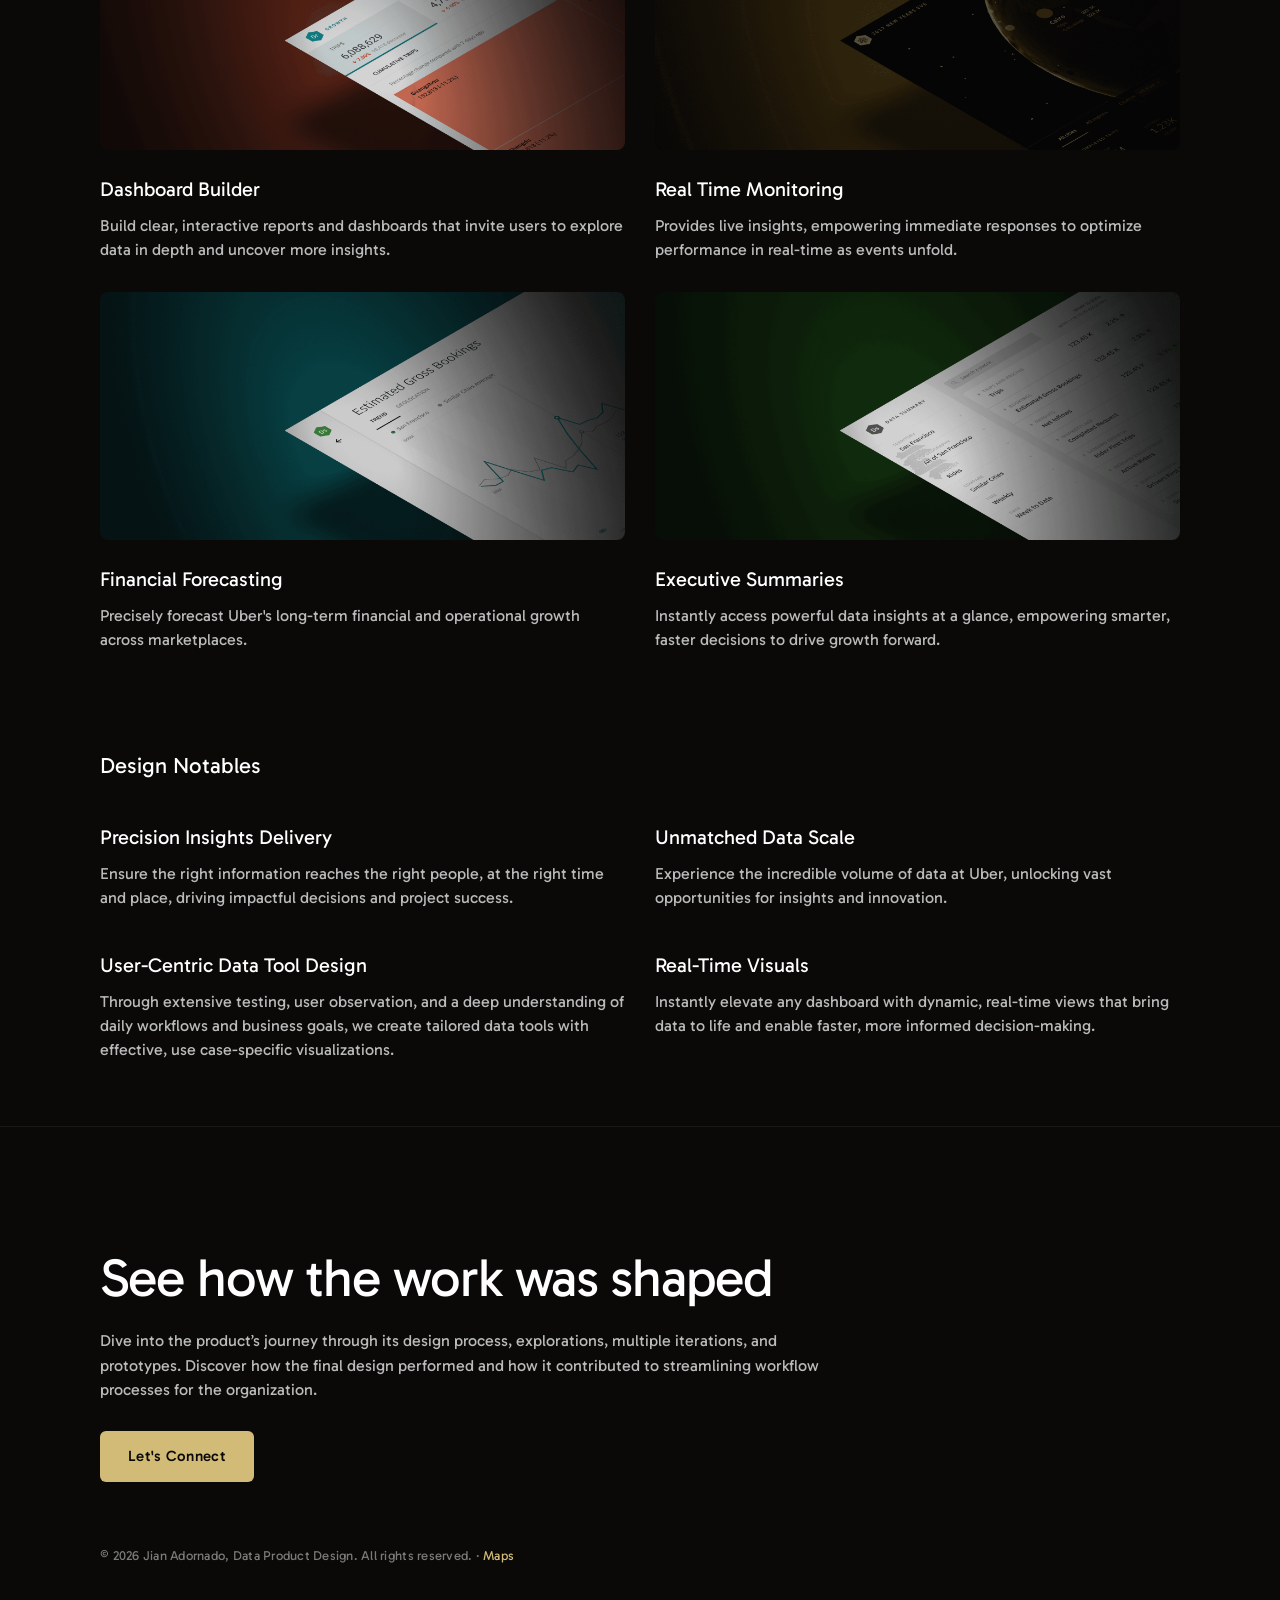
<file: designs/uber-data-intelligence/index.html>
<!doctype html>
<html lang="en">
<head>
  <meta charset="utf-8">
  <meta name="viewport" content="width=device-width, initial-scale=1">
  <title>Uber Data Intelligence — Dashboards by Jian Adornado</title>
  <meta name="description" content="Scalable data intelligence dashboards and tooling Jian Adornado designed so critical insights reach every decision-maker.">
  <link rel="canonical" href="https://jianart.com/designs/uber-data-intelligence/">
  <link rel="icon" href="../../assets/img/SqNN7K6sQ9od4rxZ4x5qxdmnmo.svg">
  <meta property="og:type" content="website">
  <meta property="og:title" content="Uber Data Intelligence — Dashboards by Jian Adornado">
  <meta property="og:description" content="Scalable data intelligence dashboards and tooling Jian Adornado designed so critical insights reach every decision-maker.">
  <meta name="author" content="Jian Adornado">
  <meta name="robots" content="index, follow, max-image-preview:large, max-snippet:-1, max-video-preview:-1">
  <meta name="theme-color" content="#0a0908">
  <meta property="og:url" content="https://jianart.com/designs/uber-data-intelligence/">
  <meta property="og:site_name" content="Jian Adornado — Data Visualization &amp; AI-Native Design">
  <meta property="og:locale" content="en_US">
  <meta property="og:image" content="https://jianart.com/assets/img/qZbMtYINJJOcAQAdmisQoMaQdo.png">
  <meta property="og:image:alt" content="Uber Data Intelligence — Dashboards by Jian Adornado">
  <meta name="twitter:card" content="summary_large_image">
  <meta name="twitter:title" content="Uber Data Intelligence — Dashboards by Jian Adornado">
  <meta name="twitter:description" content="Scalable data intelligence dashboards and tooling Jian Adornado designed so critical insights reach every decision-maker.">
  <meta name="twitter:image" content="https://jianart.com/assets/img/qZbMtYINJJOcAQAdmisQoMaQdo.png">
  <link rel="alternate" type="text/plain" href="https://jianart.com/llms.txt" title="LLM-friendly site summary">
  <script type="application/ld+json">
{
  "@context": "https://schema.org",
  "@type": "CreativeWork",
  "name": "Uber Data Intelligence",
  "headline": "Uber Data Intelligence — Dashboards by Jian Adornado",
  "description": "Scalable data intelligence dashboards and tooling Jian Adornado designed so critical insights reach every decision-maker.",
  "url": "https://jianart.com/designs/uber-data-intelligence/",
  "image": "https://jianart.com/assets/img/qZbMtYINJJOcAQAdmisQoMaQdo.png",
  "author": {
    "@id": "https://jianart.com/#person"
  },
  "creator": {
    "@type": "Person",
    "name": "Jian Adornado",
    "url": "https://jianart.com/"
  },
  "inLanguage": "en-US",
  "isPartOf": {
    "@id": "https://jianart.com/#website"
  }
}
  </script>
  <!-- Google tag (gtag.js) -->
  <script async src="https://www.googletagmanager.com/gtag/js?id=G-9888HFYBES"></script>
  <script src="../../assets/js/analytics.js?v=events1"></script>
  <link rel="stylesheet" href="../../assets/css/style.css?v=maps6">
</head>
<body>
  <header class="nav">
    <a class="nav-brand" href="../../">
      <img src="../../assets/img/BVM6DSWJPtAZbFw5nSXjElplk6Q.svg" alt="Jian Adornado logo" width="34" height="34">
      <span>JIAN ADORNADO</span>
    </a>
    <nav class="nav-links" aria-label="Primary">
      <a href="../../">Designs</a>
      <a href="../../about/">About</a>
      <span class="nav-sep" aria-hidden="true"></span>
      <a class="nav-maps" href="https://maps.jianart.com/" aria-label="Maps, opens the city street map posters">Maps</a>
    </nav>
  </header>
  <main>
    <section class="container hero hero--cinema" data-shape="pipeline">
      <h1 class="reveal">Uber Data Intelligence</h1>
    </section>
    <section class="container case-intro">
      <div class="content-col reveal">
        <p class="hero-lede">Our mission is to empower decision-makers with instant access to critical insights that drive Uber’s success. By creating and delivering powerful dashboards, we unlock the full potential of data, turning it into a catalyst for smarter, faster decisions. We build the data pipelines that power these dashboards, equip teams with cutting-edge technology, and ensure vital business information is at everyone’s fingertips.</p>
        <p class="hero-lede">I lead the design efforts to create a scalable, intuitive data environment that transforms complex data into clear, actionable insights. My work is centered on making data accessible, approachable, and impactful for everyone across the organization. Through my designs, I help teams harness the power of data to make informed, strategic decisions that propel Uber forward, fostering innovation and growth at every level.</p>
      </div>
    </section>
    <section class="container feature-grid">
      <div class="feature reveal" style="--reveal-delay: 0ms">
        <img src="../../assets/img/yHVYwAWHVvsiCI5mMLRdrul0phM.png" alt="Uber Query Builder - Jian Adornado" loading="lazy">
        <h2>Query Builder</h2>
        <p>Effortlessly dive into advanced analyses and unlock game-changing insights with Uber's powerful data platform.</p>
      </div>
      <div class="feature reveal" style="--reveal-delay: 100ms">
        <img src="../../assets/img/9186aagrDAE7eN8K02wOLV6zdE.png" alt="Uber Chart Builder - Jian Adornado" loading="lazy">
        <h2>Chart Builder</h2>
        <p>Instantly turn any Uber data table into an engaging, dynamic chart within seconds.</p>
      </div>
      <div class="feature reveal" style="--reveal-delay: 0ms">
        <img src="../../assets/img/PwwxbeVToTsiC1gjOhY93jUT8.png" alt="Uber Dashboard Builder - Jian Adornado" loading="lazy">
        <h2>Dashboard Builder</h2>
        <p>Build clear, interactive reports and dashboards that invite users to explore data in depth and uncover more insights.</p>
      </div>
      <div class="feature reveal" style="--reveal-delay: 100ms">
        <img src="../../assets/img/JL6am8qosqenUbzd5FCZggNlwg.png" alt="Uber Real Time Monitoring - Jian Adornado" loading="lazy">
        <h2>Real Time Monitoring</h2>
        <p>Provides live insights, empowering immediate responses to optimize performance in real-time as events unfold.</p>
      </div>
      <div class="feature reveal" style="--reveal-delay: 0ms">
        <img src="../../assets/img/j6PmrJfa3TH8OwwmrQLbYvNfUY.png" alt="Uber Financial Forecasting - Jian Adornado" loading="lazy">
        <h2>Financial Forecasting</h2>
        <p>Precisely forecast Uber's long-term financial and operational growth across marketplaces.</p>
      </div>
      <div class="feature reveal" style="--reveal-delay: 100ms">
        <img src="../../assets/img/tEKZZCQJ2FAgfSBUi5m1ABwDlFU.png" alt="Uber Executive Summaries - Jian Adornado" loading="lazy">
        <h2>Executive Summaries</h2>
        <p>Instantly access powerful data insights at a glance, empowering smarter, faster decisions to drive growth forward.</p>
      </div>
    </section>
    <section class="container notables-section">
      <h2 class="section-heading reveal">Design Notables</h2>
      <div class="notables-grid">
        <div class="reveal" style="--reveal-delay: 0ms">
          <h3>Precision Insights Delivery</h3>
          <p>Ensure the right information reaches the right people, at the right time and place, driving impactful decisions and project success.</p>
        </div>
        <div class="reveal" style="--reveal-delay: 100ms">
          <h3>Unmatched Data Scale</h3>
          <p>Experience the incredible volume of data at Uber, unlocking vast opportunities for insights and innovation.</p>
        </div>
        <div class="reveal" style="--reveal-delay: 0ms">
          <h3>User-Centric Data Tool Design</h3>
          <p>Through extensive testing, user observation, and a deep understanding of daily workflows and business goals, we create tailored data tools with effective, use case-specific visualizations.</p>
        </div>
        <div class="reveal" style="--reveal-delay: 100ms">
          <h3>Real-Time Visuals</h3>
          <p>Instantly elevate any dashboard with dynamic, real-time views that bring data to life and enable faster, more informed decision-making.</p>
        </div>
      </div>
    </section>
  <footer class="container cta reveal">
    <h2>See how the work was shaped</h2>
    <p class="cta-lede">Dive into the product’s journey through its design process, explorations, multiple iterations, and prototypes. Discover how the final design performed and how it contributed to streamlining workflow processes for the organization.</p>
    <a class="btn" href="mailto:jian@jianart.com">Let's Connect</a>
    <p class="copyright">© 2026 Jian Adornado, Data Product Design. All rights reserved. · <a href="https://maps.jianart.com/">Maps</a></p>
  </footer>
  </main>
  <script src="../../assets/js/data-weather.js?v=lab41" defer></script>
  <script src="../../assets/js/reveal.js?v=maps1" defer></script>
</body>
</html>
</file>
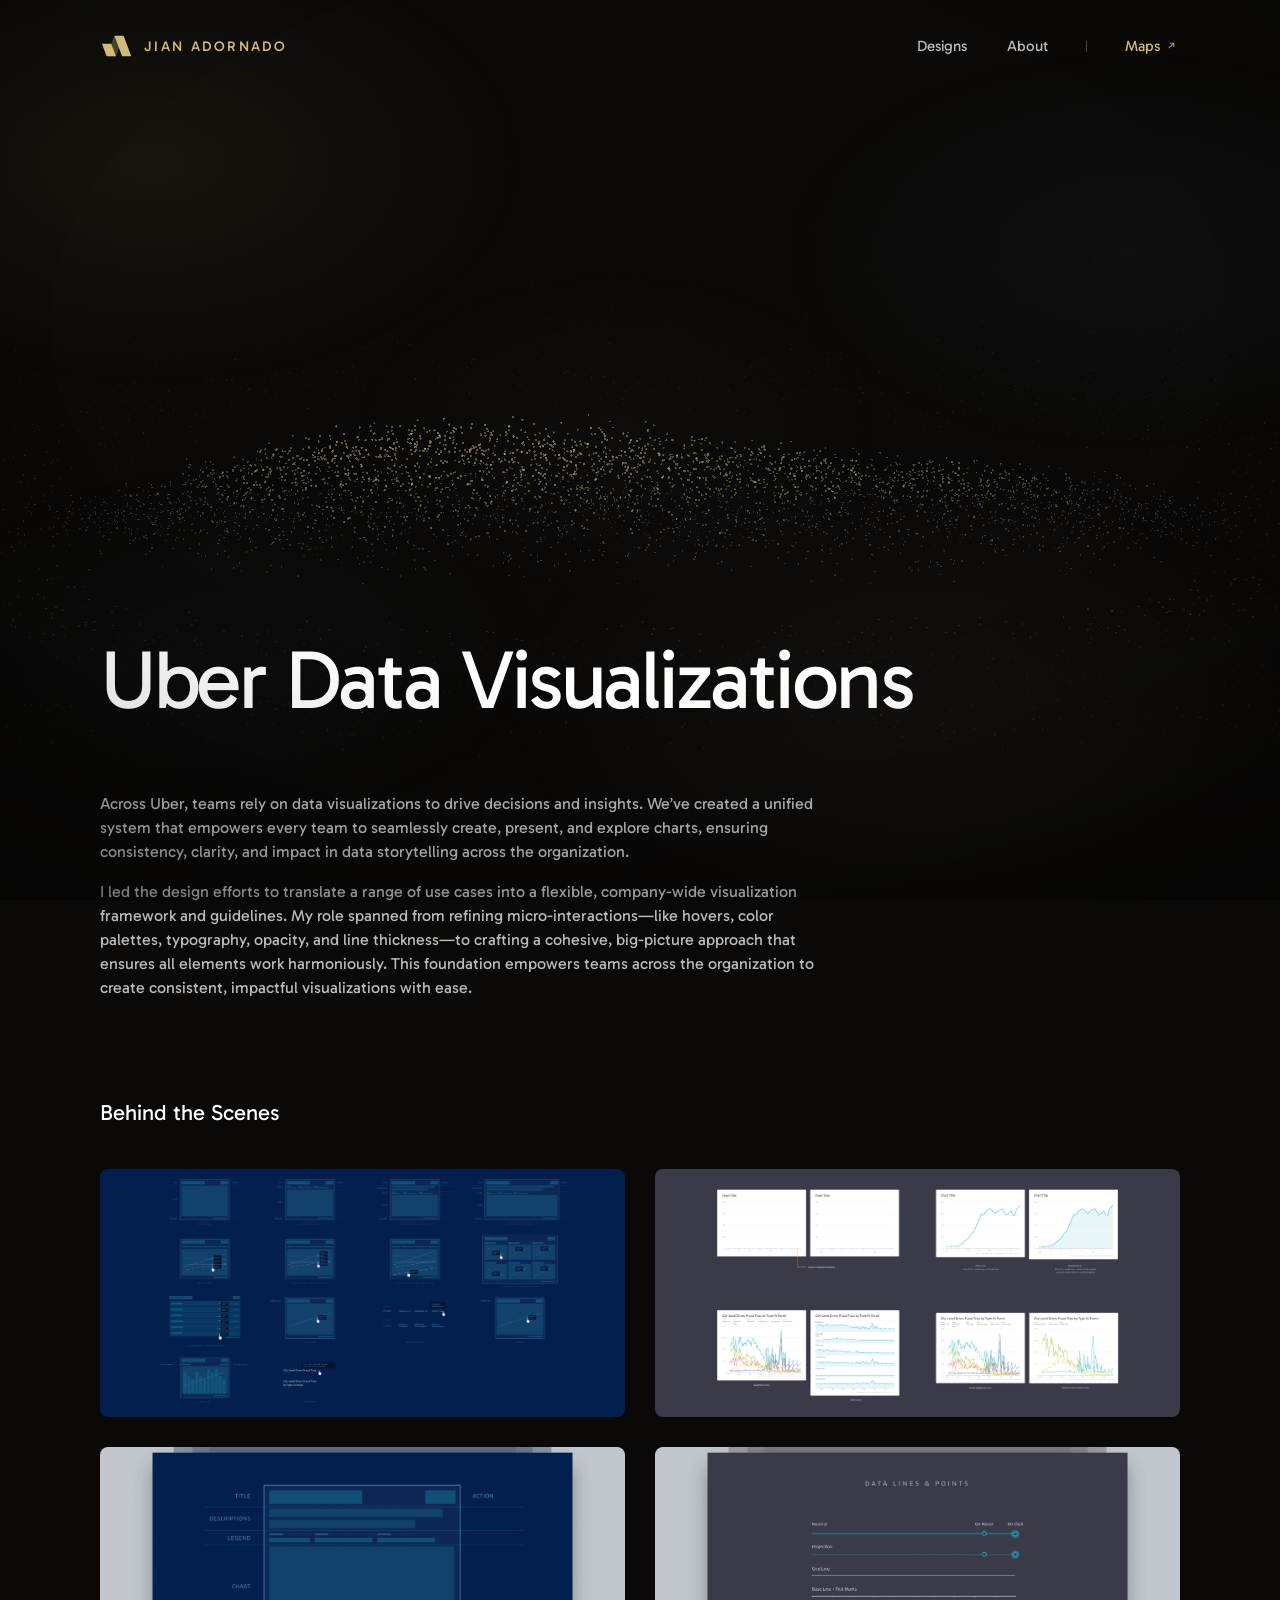
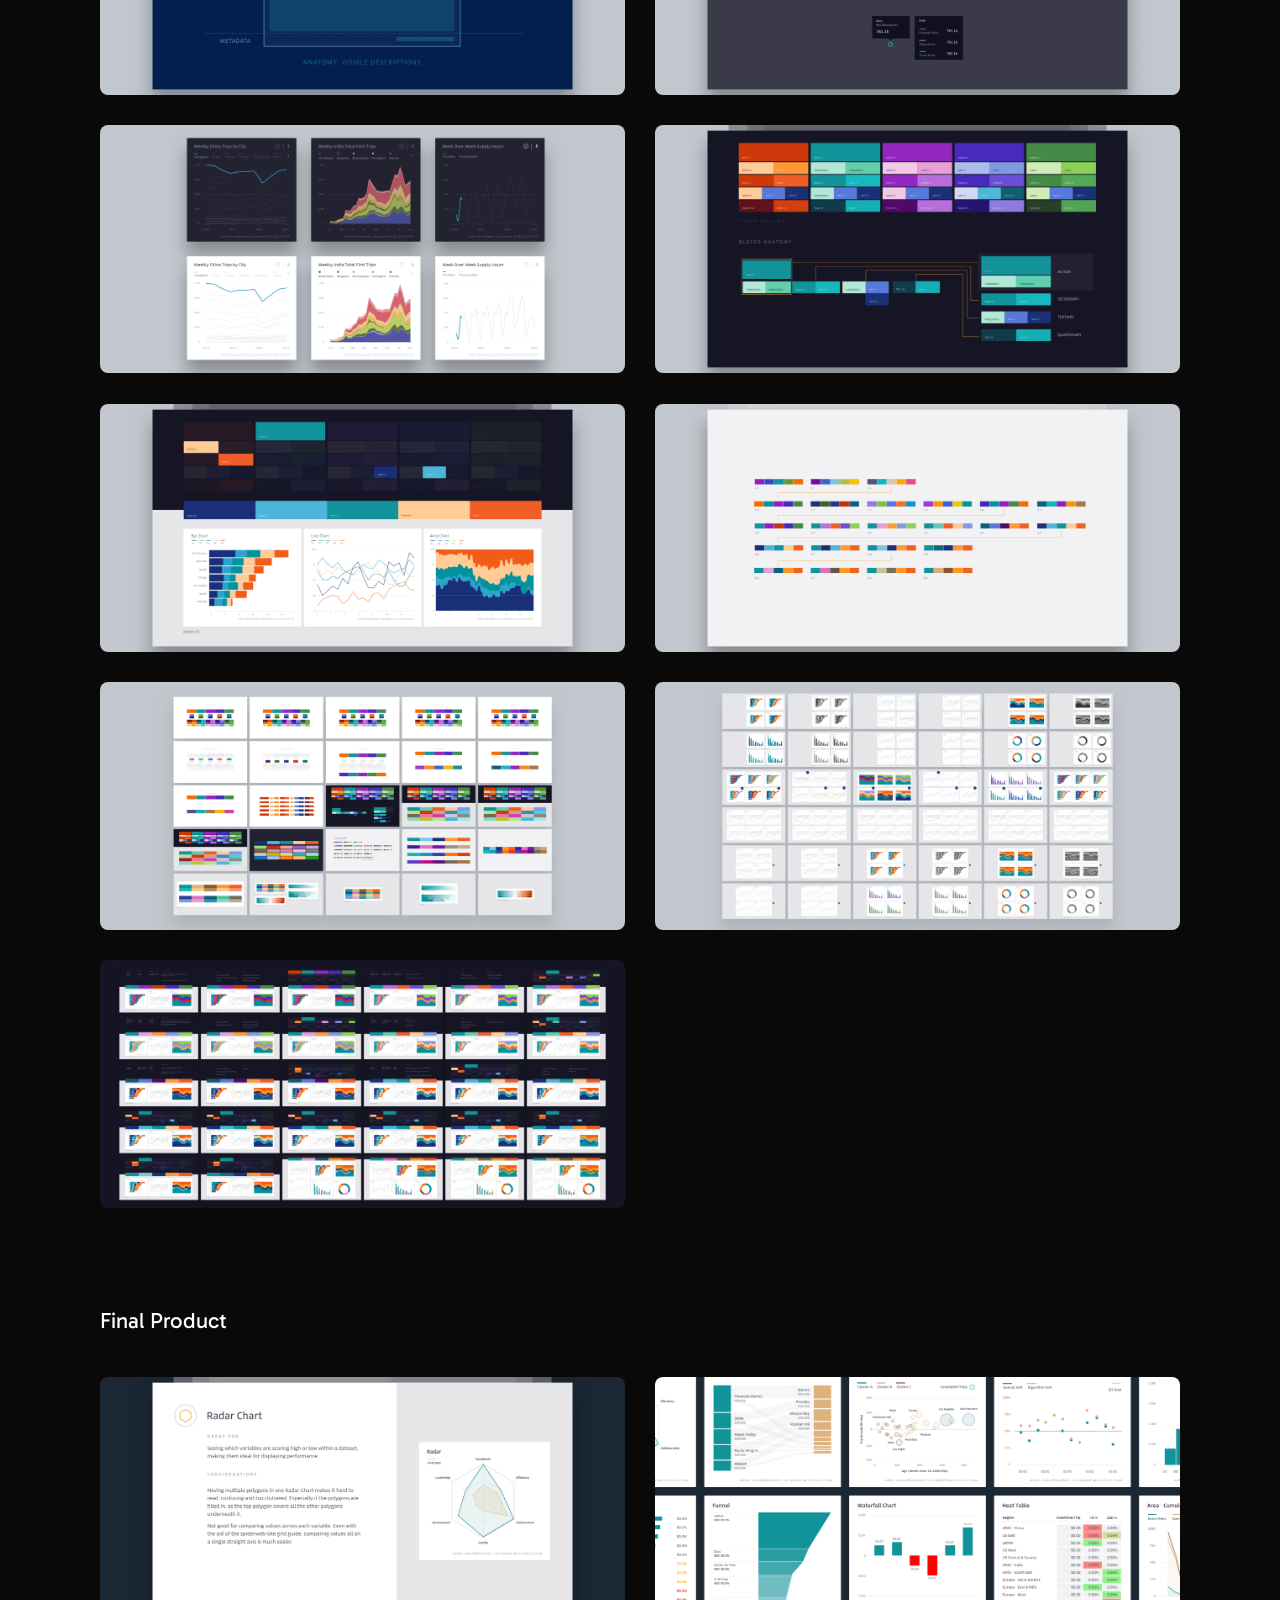
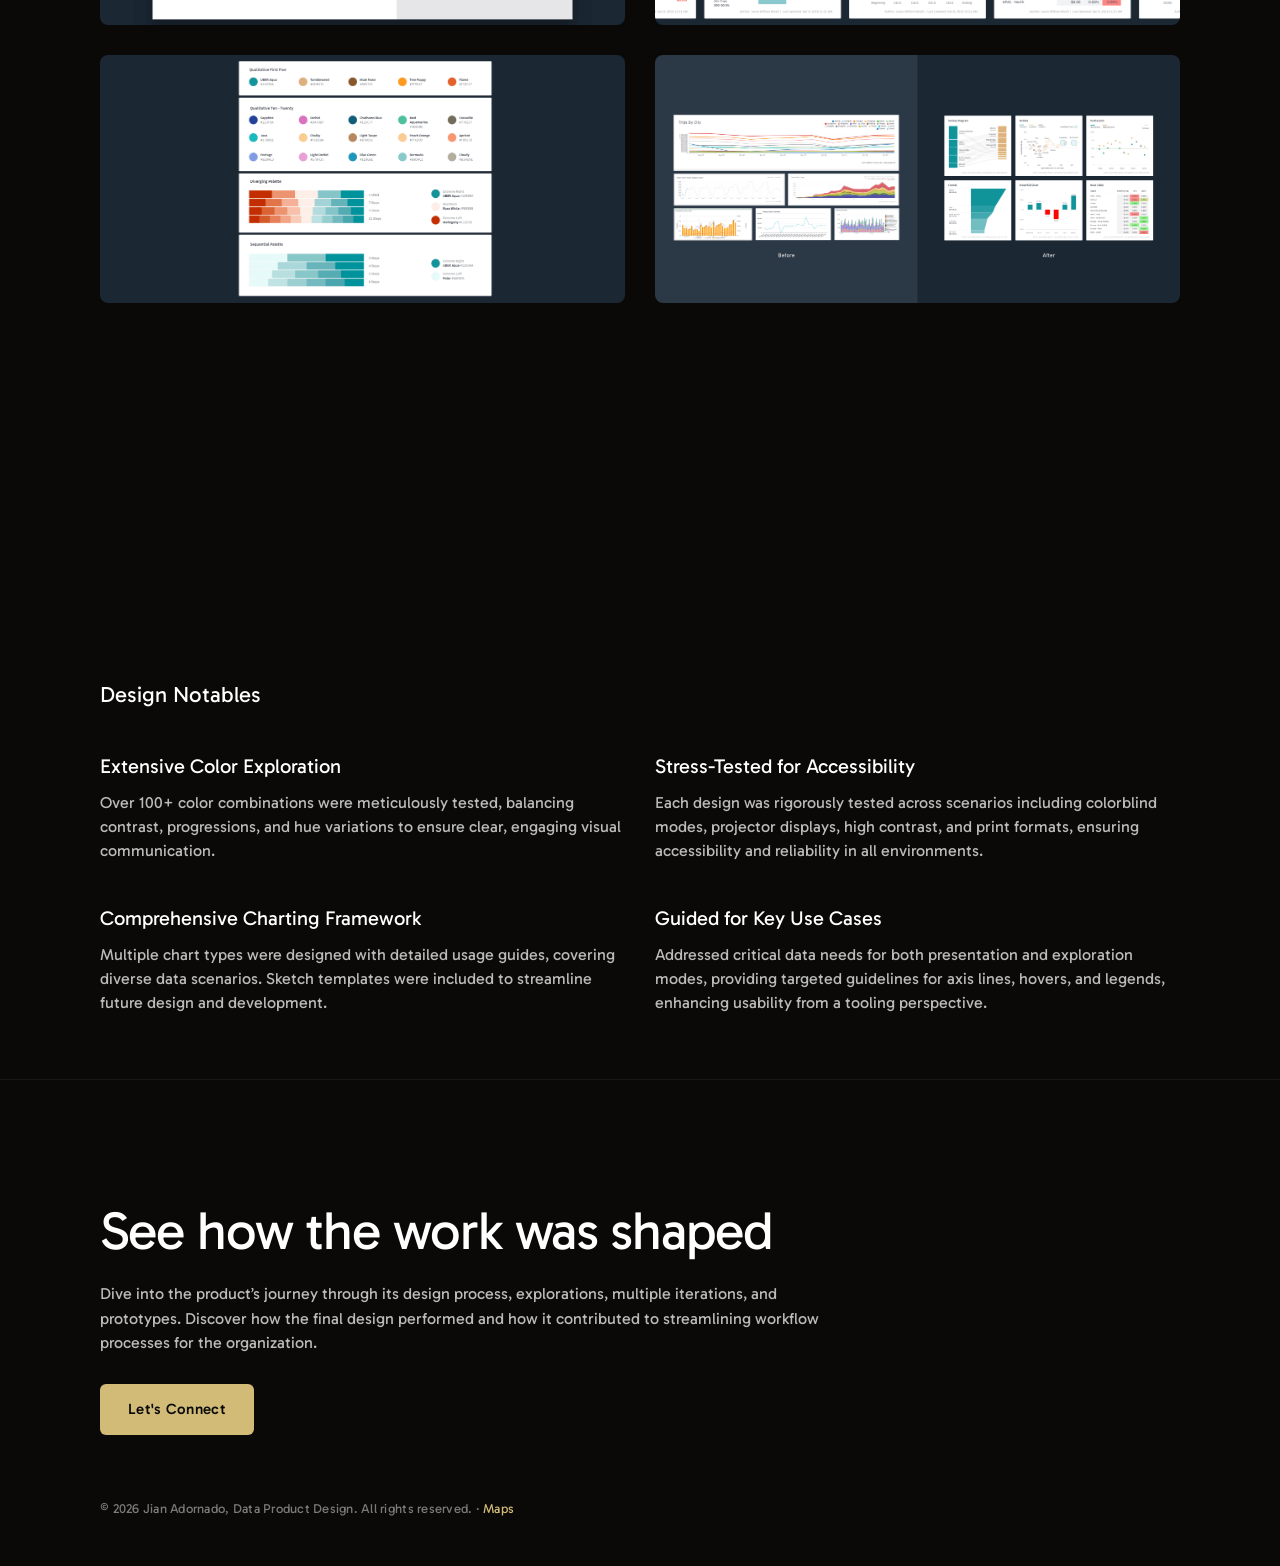
<file: designs/uber-data-visualization-design-framework/index.html>
<!doctype html>
<html lang="en">
<head>
  <meta charset="utf-8">
  <meta name="viewport" content="width=device-width, initial-scale=1">
  <title>Uber Data Visualization Framework — Jian Adornado</title>
  <meta name="description" content="Company-wide data visualization design framework and chart guidelines Jian Adornado led across Uber.">
  <link rel="canonical" href="https://jianart.com/designs/uber-data-visualization-design-framework/">
  <link rel="icon" href="../../assets/img/SqNN7K6sQ9od4rxZ4x5qxdmnmo.svg">
  <meta property="og:type" content="website">
  <meta property="og:title" content="Uber Data Visualization Framework — Jian Adornado">
  <meta property="og:description" content="Company-wide data visualization design framework and chart guidelines Jian Adornado led across Uber.">
  <meta name="author" content="Jian Adornado">
  <meta name="robots" content="index, follow, max-image-preview:large, max-snippet:-1, max-video-preview:-1">
  <meta name="theme-color" content="#0a0908">
  <meta property="og:url" content="https://jianart.com/designs/uber-data-visualization-design-framework/">
  <meta property="og:site_name" content="Jian Adornado — Data Visualization &amp; AI-Native Design">
  <meta property="og:locale" content="en_US">
  <meta property="og:image" content="https://jianart.com/assets/img/z8hft8izbxej0CqC7CPLTZDX8Y.png">
  <meta property="og:image:alt" content="Uber Data Visualization Framework — Jian Adornado">
  <meta name="twitter:card" content="summary_large_image">
  <meta name="twitter:title" content="Uber Data Visualization Framework — Jian Adornado">
  <meta name="twitter:description" content="Company-wide data visualization design framework and chart guidelines Jian Adornado led across Uber.">
  <meta name="twitter:image" content="https://jianart.com/assets/img/z8hft8izbxej0CqC7CPLTZDX8Y.png">
  <link rel="alternate" type="text/plain" href="https://jianart.com/llms.txt" title="LLM-friendly site summary">
  <script type="application/ld+json">
{
  "@context": "https://schema.org",
  "@type": "CreativeWork",
  "name": "Uber Data Visualizations",
  "headline": "Uber Data Visualization Framework — Jian Adornado",
  "description": "Company-wide data visualization design framework and chart guidelines Jian Adornado led across Uber.",
  "url": "https://jianart.com/designs/uber-data-visualization-design-framework/",
  "image": "https://jianart.com/assets/img/z8hft8izbxej0CqC7CPLTZDX8Y.png",
  "author": {
    "@id": "https://jianart.com/#person"
  },
  "creator": {
    "@type": "Person",
    "name": "Jian Adornado",
    "url": "https://jianart.com/"
  },
  "inLanguage": "en-US",
  "isPartOf": {
    "@id": "https://jianart.com/#website"
  }
}
  </script>
  <!-- Google tag (gtag.js) -->
  <script async src="https://www.googletagmanager.com/gtag/js?id=G-9888HFYBES"></script>
  <script src="../../assets/js/analytics.js?v=events1"></script>
  <link rel="stylesheet" href="../../assets/css/style.css?v=maps6">
</head>
<body>
  <header class="nav">
    <a class="nav-brand" href="../../">
      <img src="../../assets/img/BVM6DSWJPtAZbFw5nSXjElplk6Q.svg" alt="Jian Adornado logo" width="34" height="34">
      <span>JIAN ADORNADO</span>
    </a>
    <nav class="nav-links" aria-label="Primary">
      <a href="../../">Designs</a>
      <a href="../../about/">About</a>
      <span class="nav-sep" aria-hidden="true"></span>
      <a class="nav-maps" href="https://maps.jianart.com/" aria-label="Maps, opens the city street map posters">Maps</a>
    </nav>
  </header>
  <main>
    <section class="container hero hero--cinema" data-shape="ribbons">
      <h1 class="reveal">Uber Data Visualizations</h1>
    </section>
    <section class="container case-intro">
      <div class="content-col reveal">
        <p class="hero-lede">Across Uber, teams rely on data visualizations to drive decisions and insights. We’ve created a unified system that empowers every team to seamlessly create, present, and explore charts, ensuring consistency, clarity, and impact in data storytelling across the organization.</p>
        <p class="hero-lede">I led the design efforts to translate a range of use cases into a flexible, company-wide visualization framework and guidelines. My role spanned from refining micro-interactions—like hovers, color palettes, typography, opacity, and line thickness—to crafting a cohesive, big-picture approach that ensures all elements work harmoniously. This foundation empowers teams across the organization to create consistent, impactful visualizations with ease.</p>
      </div>
    </section>
    <section class="container gallery-section">
      <h2 class="section-heading reveal">Behind the Scenes</h2>
      <div class="gallery">
        <img class="reveal" style="--reveal-delay: 0ms" src="../../assets/img/MaRD1mlH2w3afQ7Mb3qedAyXc4g.png" alt="Uber Data Visualizations - Jian Adornado" loading="lazy">
        <img class="reveal" style="--reveal-delay: 100ms" src="../../assets/img/ROJUU3ma1PAIQKbzKv7AYtVLYY.png" alt="Uber Data Visualizations - Jian Adornado" loading="lazy">
        <img class="reveal" style="--reveal-delay: 0ms" src="../../assets/img/n53HCS3j42MpXQP9ADKM3aJ8vA.png" alt="Uber Data Visualizations - Jian Adornado" loading="lazy">
        <img class="reveal" style="--reveal-delay: 100ms" src="../../assets/img/xtibSjgJTL4VP709XegPhvXTE.png" alt="Uber Data Visualizations - Jian Adornado" loading="lazy">
        <img class="reveal" style="--reveal-delay: 0ms" src="../../assets/img/oG5UEaXecZfOF5GJiXJundwxYE.png" alt="Uber Data Visualizations - Jian Adornado" loading="lazy">
        <img class="reveal" style="--reveal-delay: 100ms" src="../../assets/img/wuhXFBWMp3TEoR5BHYuWgQt4Hs.png" alt="Uber Data Visualizations - Jian Adornado" loading="lazy">
        <img class="reveal" style="--reveal-delay: 0ms" src="../../assets/img/OZDXfO1qcRUXMFyKrjQUvbWMpc.png" alt="Uber Data Visualizations - Jian Adornado" loading="lazy">
        <img class="reveal" style="--reveal-delay: 100ms" src="../../assets/img/1glQQ8wbmThCOcjC9xLZq1m7Gic.png" alt="Uber Data Visualizations - Jian Adornado" loading="lazy">
        <img class="reveal" style="--reveal-delay: 0ms" src="../../assets/img/psnXVF6CdWQqVheq9vfoT9GBn2I.png" alt="Uber Data Visualizations - Jian Adornado" loading="lazy">
        <img class="reveal" style="--reveal-delay: 100ms" src="../../assets/img/eJ6L9VG0f7XPzTFuYbggHTYuU0.png" alt="Uber Data Visualizations - Jian Adornado" loading="lazy">
        <img class="reveal" style="--reveal-delay: 0ms" src="../../assets/img/ECdy2bU3yzEudiny3UxIoJ0AUZ0.png" alt="Uber Data Visualizations - Jian Adornado" loading="lazy">
      </div>
    </section>
    <section class="container gallery-section">
      <h2 class="section-heading reveal">Final Product</h2>
      <div class="gallery">
        <img class="reveal" style="--reveal-delay: 0ms" src="../../assets/img/AcGnB9iORHs9cn4darFSh8w0emU.png" alt="Uber Data Visualizations - Jian Adornado" loading="lazy">
        <img class="reveal" style="--reveal-delay: 100ms" src="../../assets/img/IRuWxmO1FLKAganpfBrnjUPc.png" alt="Uber Data Visualizations - Jian Adornado" loading="lazy">
        <img class="reveal" style="--reveal-delay: 0ms" src="../../assets/img/4EImoQvnnIhKLYvpDoZIQfttCr0.png" alt="Uber Data Visualizations - Jian Adornado" loading="lazy">
        <img class="reveal" style="--reveal-delay: 100ms" src="../../assets/img/fdmQ6GCCm1wkmv6VgTsNpoZo.png" alt="Uber Data Visualizations - Jian Adornado" loading="lazy">
        <img class="reveal" style="--reveal-delay: 0ms" src="../../assets/img/EmEAlamV1eygYMS2F3n07wgE5Y.png" alt="Uber Data Visualizations - Jian Adornado" loading="lazy">
      </div>
    </section>
    <section class="container notables-section">
      <h2 class="section-heading reveal">Design Notables</h2>
      <div class="notables-grid">
        <div class="reveal" style="--reveal-delay: 0ms">
          <h3>Extensive Color Exploration</h3>
          <p>Over 100+ color combinations were meticulously tested, balancing contrast, progressions, and hue variations to ensure clear, engaging visual communication.</p>
        </div>
        <div class="reveal" style="--reveal-delay: 100ms">
          <h3>Stress-Tested for Accessibility</h3>
          <p>Each design was rigorously tested across scenarios including colorblind modes, projector displays, high contrast, and print formats, ensuring accessibility and reliability in all environments.</p>
        </div>
        <div class="reveal" style="--reveal-delay: 0ms">
          <h3>Comprehensive Charting Framework</h3>
          <p>Multiple chart types were designed with detailed usage guides, covering diverse data scenarios. Sketch templates were included to streamline future design and development.</p>
        </div>
        <div class="reveal" style="--reveal-delay: 100ms">
          <h3>Guided for Key Use Cases</h3>
          <p>Addressed critical data needs for both presentation and exploration modes, providing targeted guidelines for axis lines, hovers, and legends, enhancing usability from a tooling perspective.</p>
        </div>
      </div>
    </section>
  <footer class="container cta reveal">
    <h2>See how the work was shaped</h2>
    <p class="cta-lede">Dive into the product’s journey through its design process, explorations, multiple iterations, and prototypes. Discover how the final design performed and how it contributed to streamlining workflow processes for the organization.</p>
    <a class="btn" href="mailto:jian@jianart.com">Let's Connect</a>
    <p class="copyright">© 2026 Jian Adornado, Data Product Design. All rights reserved. · <a href="https://maps.jianart.com/">Maps</a></p>
  </footer>
  </main>
  <script src="../../assets/js/data-weather.js?v=lab41" defer></script>
  <script src="../../assets/js/reveal.js?v=maps1" defer></script>
</body>
</html>
</file>
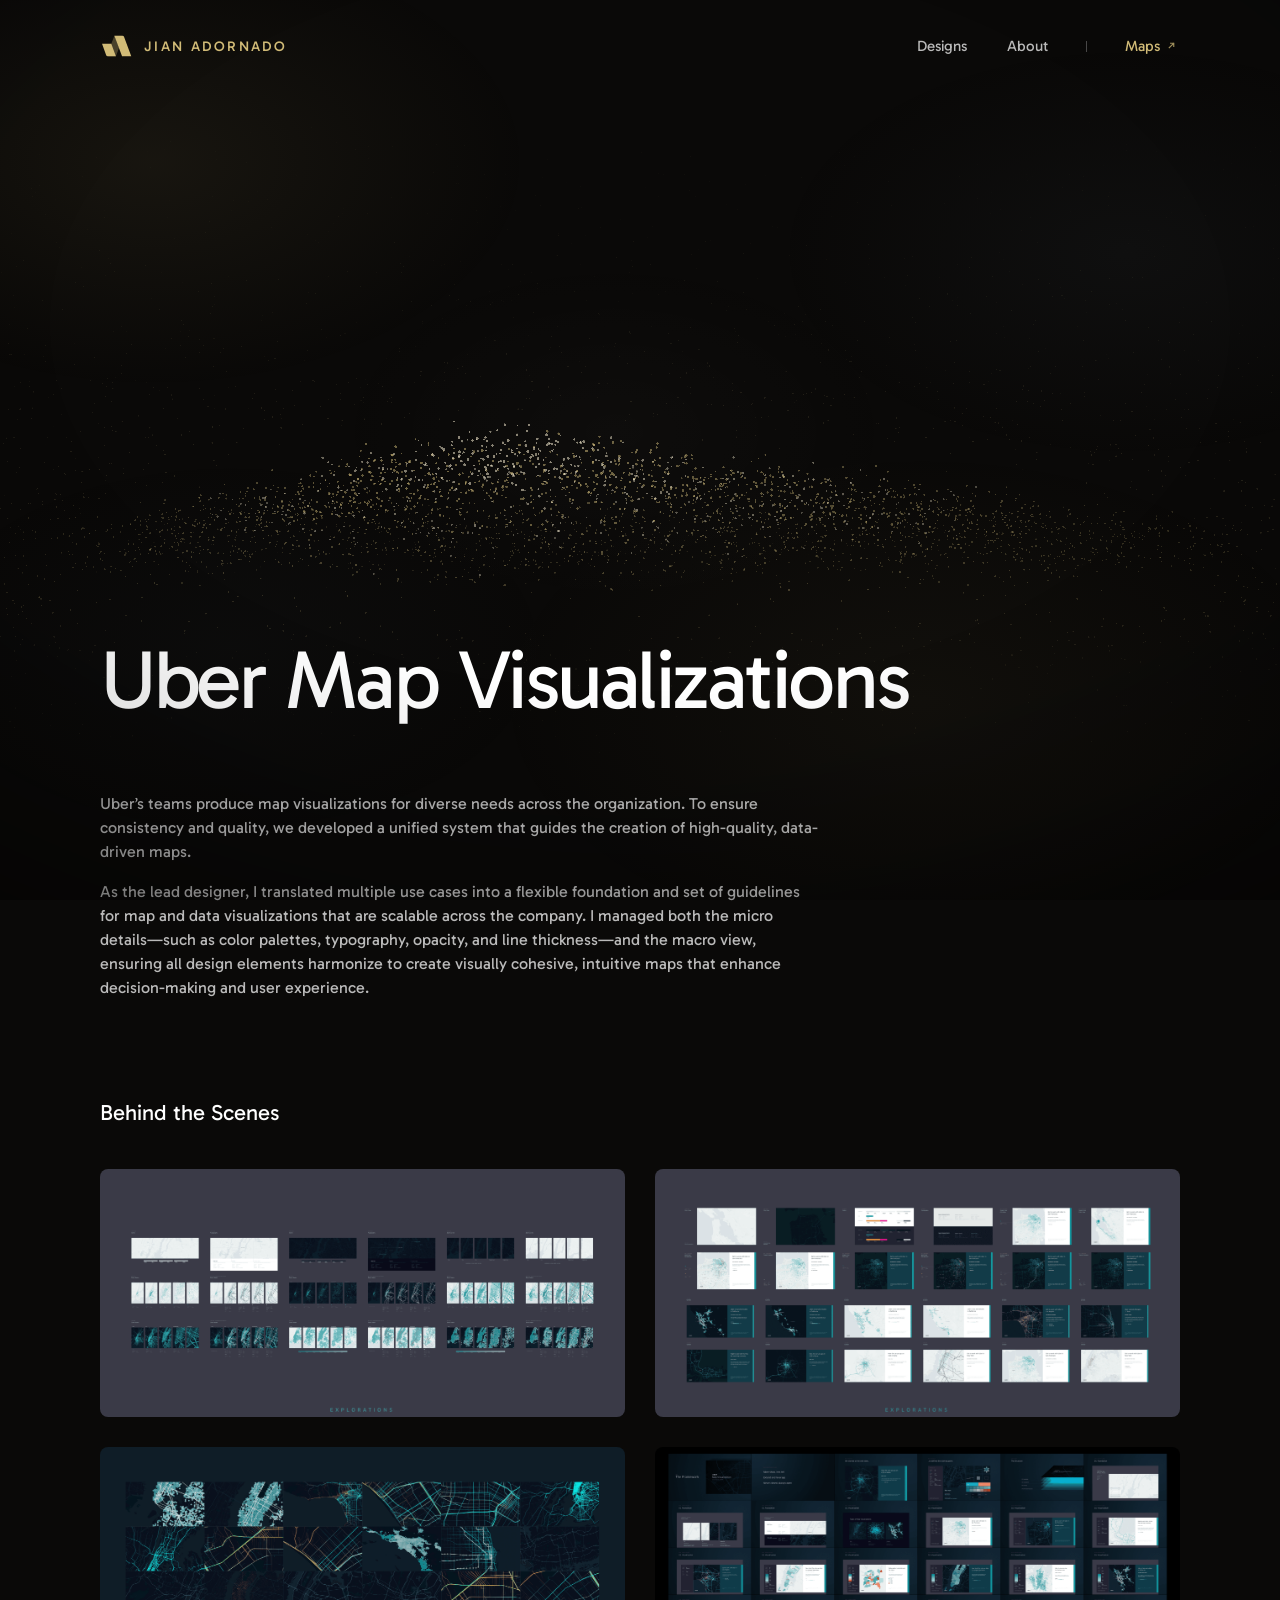
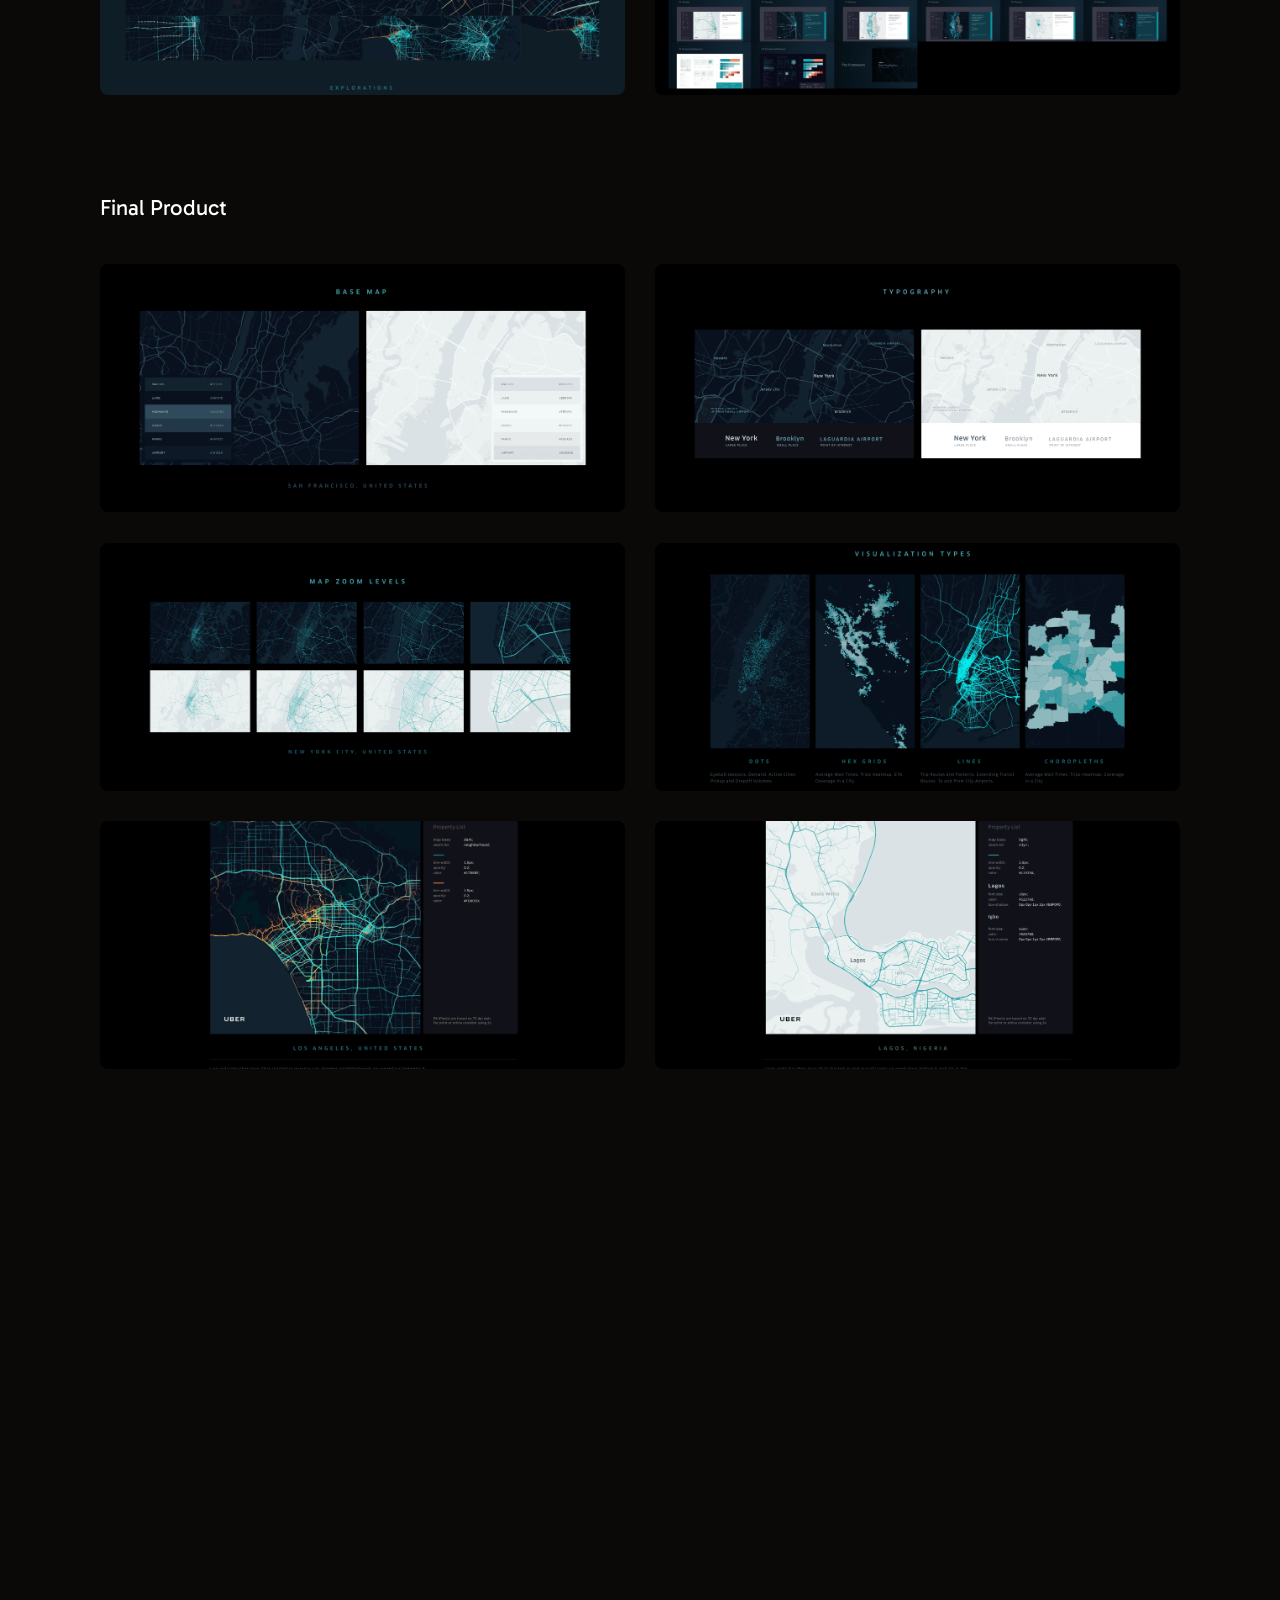
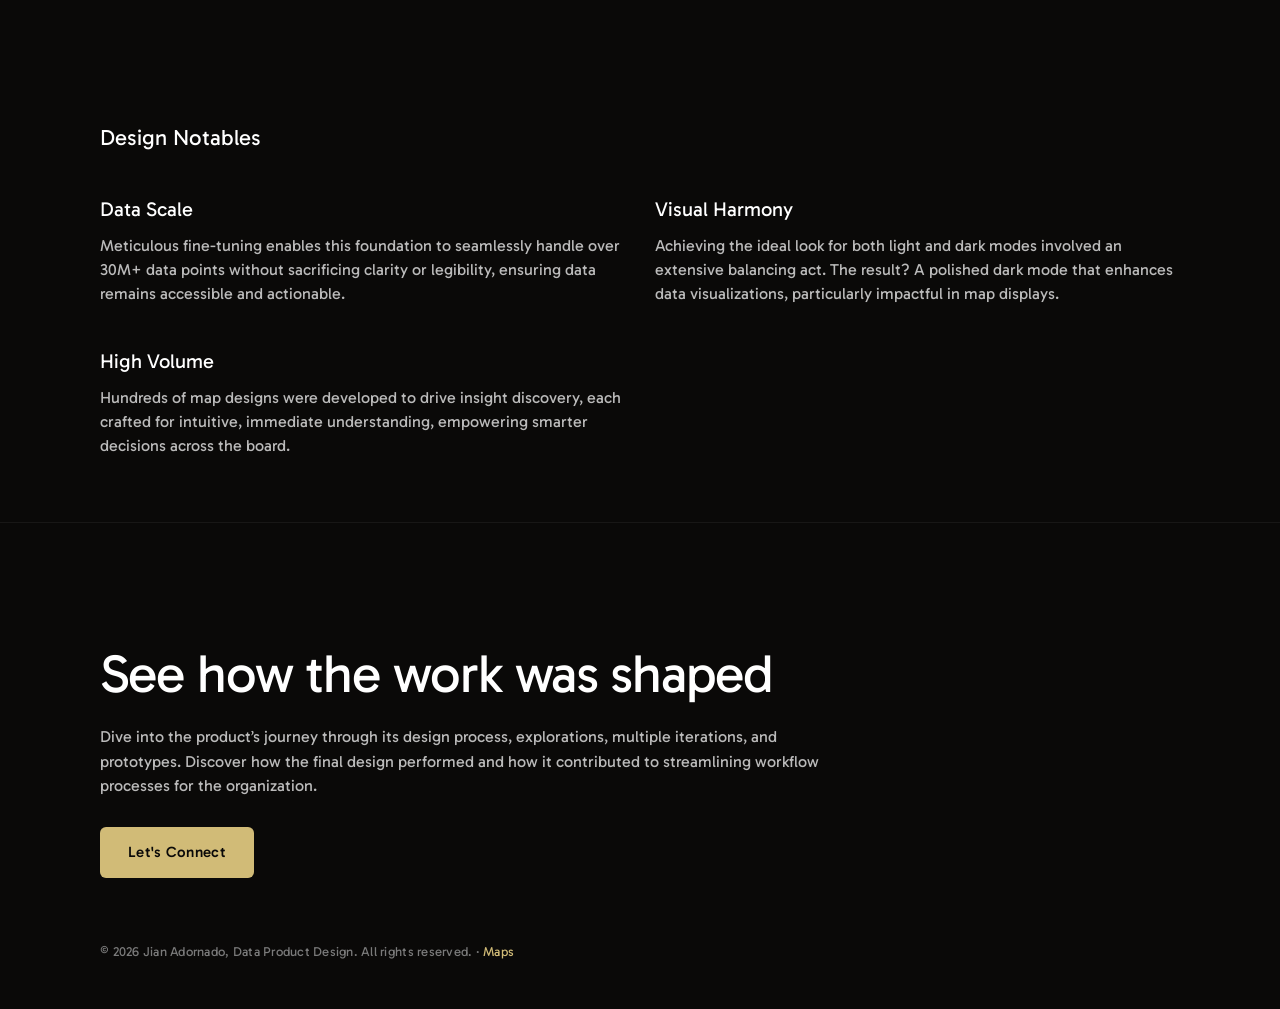
<file: designs/uber-map-visualization-design-framework/index.html>
<!doctype html>
<html lang="en">
<head>
  <meta charset="utf-8">
  <meta name="viewport" content="width=device-width, initial-scale=1">
  <title>Uber Map Visualization Framework — Jian Adornado</title>
  <meta name="description" content="Unified map and data visualization system Jian Adornado designed for teams across Uber.">
  <link rel="canonical" href="https://jianart.com/designs/uber-map-visualization-design-framework/">
  <link rel="icon" href="../../assets/img/SqNN7K6sQ9od4rxZ4x5qxdmnmo.svg">
  <meta property="og:type" content="website">
  <meta property="og:title" content="Uber Map Visualization Framework — Jian Adornado">
  <meta property="og:description" content="Unified map and data visualization system Jian Adornado designed for teams across Uber.">
  <meta name="author" content="Jian Adornado">
  <meta name="robots" content="index, follow, max-image-preview:large, max-snippet:-1, max-video-preview:-1">
  <meta name="theme-color" content="#0a0908">
  <meta property="og:url" content="https://jianart.com/designs/uber-map-visualization-design-framework/">
  <meta property="og:site_name" content="Jian Adornado — Data Visualization &amp; AI-Native Design">
  <meta property="og:locale" content="en_US">
  <meta property="og:image" content="https://jianart.com/assets/img/pGGVfDHf1UlPlDqi67mzXRGTo.png">
  <meta property="og:image:alt" content="Uber Map Visualization Framework — Jian Adornado">
  <meta name="twitter:card" content="summary_large_image">
  <meta name="twitter:title" content="Uber Map Visualization Framework — Jian Adornado">
  <meta name="twitter:description" content="Unified map and data visualization system Jian Adornado designed for teams across Uber.">
  <meta name="twitter:image" content="https://jianart.com/assets/img/pGGVfDHf1UlPlDqi67mzXRGTo.png">
  <link rel="alternate" type="text/plain" href="https://jianart.com/llms.txt" title="LLM-friendly site summary">
  <script type="application/ld+json">
{
  "@context": "https://schema.org",
  "@type": "CreativeWork",
  "name": "Uber Map Visualizations",
  "headline": "Uber Map Visualization Framework — Jian Adornado",
  "description": "Unified map and data visualization system Jian Adornado designed for teams across Uber.",
  "url": "https://jianart.com/designs/uber-map-visualization-design-framework/",
  "image": "https://jianart.com/assets/img/pGGVfDHf1UlPlDqi67mzXRGTo.png",
  "author": {
    "@id": "https://jianart.com/#person"
  },
  "creator": {
    "@type": "Person",
    "name": "Jian Adornado",
    "url": "https://jianart.com/"
  },
  "inLanguage": "en-US",
  "isPartOf": {
    "@id": "https://jianart.com/#website"
  }
}
  </script>
  <!-- Google tag (gtag.js) -->
  <script async src="https://www.googletagmanager.com/gtag/js?id=G-9888HFYBES"></script>
  <script src="../../assets/js/analytics.js?v=events1"></script>
  <link rel="stylesheet" href="../../assets/css/style.css?v=maps6">
</head>
<body>
  <header class="nav">
    <a class="nav-brand" href="../../">
      <img src="../../assets/img/BVM6DSWJPtAZbFw5nSXjElplk6Q.svg" alt="Jian Adornado logo" width="34" height="34">
      <span>JIAN ADORNADO</span>
    </a>
    <nav class="nav-links" aria-label="Primary">
      <a href="../../">Designs</a>
      <a href="../../about/">About</a>
      <span class="nav-sep" aria-hidden="true"></span>
      <a class="nav-maps" href="https://maps.jianart.com/" aria-label="Maps, opens the city street map posters">Maps</a>
    </nav>
  </header>
  <main>
    <section class="container hero hero--cinema" data-shape="hexbin">
      <h1 class="reveal">Uber Map Visualizations</h1>
    </section>
    <section class="container case-intro">
      <div class="content-col reveal">
        <p class="hero-lede">Uber’s teams produce map visualizations for diverse needs across the organization. To ensure consistency and quality, we developed a unified system that guides the creation of high-quality, data-driven maps.</p>
        <p class="hero-lede">As the lead designer, I translated multiple use cases into a flexible foundation and set of guidelines for map and data visualizations that are scalable across the company. I managed both the micro details—such as color palettes, typography, opacity, and line thickness—and the macro view, ensuring all design elements harmonize to create visually cohesive, intuitive maps that enhance decision-making and user experience.</p>
      </div>
    </section>
    <section class="container gallery-section">
      <h2 class="section-heading reveal">Behind the Scenes</h2>
      <div class="gallery">
        <img class="reveal" style="--reveal-delay: 0ms" src="../../assets/img/JEY4sFpDXLk5HIKpJhX0sDEcl8w.png" alt="Uber Map Visualizations - Jian Adornado" loading="lazy">
        <img class="reveal" style="--reveal-delay: 100ms" src="../../assets/img/mzW9ZK3JIDbx34itOzlcD2iA7I.png" alt="Uber Map Visualizations - Jian Adornado" loading="lazy">
        <img class="reveal" style="--reveal-delay: 0ms" src="../../assets/img/eeA4NJTbPIldCnZ6xC35xv7PnZk.png" alt="Uber Map Visualizations - Jian Adornado" loading="lazy">
        <img class="reveal" style="--reveal-delay: 100ms" src="../../assets/img/XrTYNo4873AeTsjvlWyZrKqp9tQ.png" alt="Uber Map Visualizations - Jian Adornado" loading="lazy">
      </div>
    </section>
    <section class="container gallery-section">
      <h2 class="section-heading reveal">Final Product</h2>
      <div class="gallery">
        <img class="reveal" style="--reveal-delay: 0ms" src="../../assets/img/T6tKO5Ns09EZFvri5qee0geWYus.png" alt="Uber Map Visualizations - Jian Adornado" loading="lazy">
        <img class="reveal" style="--reveal-delay: 100ms" src="../../assets/img/Pn5i6FyrBvSDLxTwxwQ9Kq2Vn9s.png" alt="Uber Map Visualizations - Jian Adornado" loading="lazy">
        <img class="reveal" style="--reveal-delay: 0ms" src="../../assets/img/BrO2jNIPToyusEDvAZSzzd8D4.png" alt="Uber Map Visualizations - Jian Adornado" loading="lazy">
        <img class="reveal" style="--reveal-delay: 100ms" src="../../assets/img/RAXZcH2rGnpbBYStAooE7laPVg.png" alt="Uber Map Visualizations - Jian Adornado" loading="lazy">
        <img class="reveal" style="--reveal-delay: 0ms" src="../../assets/img/2kxc8ldvFTPS08zPqzWXQBThykQ.png" alt="Uber Map Visualizations - Jian Adornado" loading="lazy">
        <img class="reveal" style="--reveal-delay: 100ms" src="../../assets/img/aQofmyRUQqNL3KlUCXEafYS1d4.png" alt="Uber Map Visualizations - Jian Adornado" loading="lazy">
        <img class="reveal" style="--reveal-delay: 0ms" src="../../assets/img/0QxPICUI7YAzS5u6jLYdP0YqJro.png" alt="Uber Map Visualizations - Jian Adornado" loading="lazy">
        <img class="reveal" style="--reveal-delay: 100ms" src="../../assets/img/1qbJMDf8mvwEe11zK7xUuQNBI74.png" alt="Uber Map Visualizations - Jian Adornado" loading="lazy">
        <img class="reveal" style="--reveal-delay: 0ms" src="../../assets/img/syJg1BKpObYyafRgZvnJ0OeLQ.png" alt="Uber Map Visualizations - Jian Adornado" loading="lazy">
        <img class="reveal" style="--reveal-delay: 100ms" src="../../assets/img/roKFnMWMxmKMXpq31AVSFea0tw.png" alt="Uber Map Visualizations - Jian Adornado" loading="lazy">
      </div>
    </section>
    <section class="container notables-section">
      <h2 class="section-heading reveal">Design Notables</h2>
      <div class="notables-grid">
        <div class="reveal" style="--reveal-delay: 0ms">
          <h3>Data Scale</h3>
          <p>Meticulous fine-tuning enables this foundation to seamlessly handle over 30M+ data points without sacrificing clarity or legibility, ensuring data remains accessible and actionable.</p>
        </div>
        <div class="reveal" style="--reveal-delay: 100ms">
          <h3>Visual Harmony</h3>
          <p>Achieving the ideal look for both light and dark modes involved an extensive balancing act. The result? A polished dark mode that enhances data visualizations, particularly impactful in map displays.</p>
        </div>
        <div class="reveal" style="--reveal-delay: 0ms">
          <h3>High Volume</h3>
          <p>Hundreds of map designs were developed to drive insight discovery, each crafted for intuitive, immediate understanding, empowering smarter decisions across the board.</p>
        </div>
      </div>
    </section>
  <footer class="container cta reveal">
    <h2>See how the work was shaped</h2>
    <p class="cta-lede">Dive into the product’s journey through its design process, explorations, multiple iterations, and prototypes. Discover how the final design performed and how it contributed to streamlining workflow processes for the organization.</p>
    <a class="btn" href="mailto:jian@jianart.com">Let's Connect</a>
    <p class="copyright">© 2026 Jian Adornado, Data Product Design. All rights reserved. · <a href="https://maps.jianart.com/">Maps</a></p>
  </footer>
  </main>
  <script src="../../assets/js/data-weather.js?v=lab41" defer></script>
  <script src="../../assets/js/reveal.js?v=maps1" defer></script>
</body>
</html>
</file>
<file: assets/css/style.css>
/* Jian Adornado — Product Design Portfolio
   Recreated from a Framer site. Design tokens reverse-engineered from
   computed styles: Gabarito type, near-black canvas, warm gold accent. */

@import url('https://fonts.googleapis.com/css2?family=Gabarito:wght@400;500;600;700&display=swap');

:root {
  --bg: #0a0908;
  --text: #ffffff;
  --text-secondary: rgba(255, 255, 255, 0.72);
  --muted: #7a7a7a;
  --gold: #d1bb77;
  --font: 'Gabarito', sans-serif;

  --container-max: 1440px;
  --container-pad: 100px;
  --grid-gap: 16px;
  --radius: 8px;
  --nav-height: 82px;
}

@media (max-width: 1100px) {
  :root {
    --container-pad: 56px;
    --grid-gap: 14px;
  }
}

@media (max-width: 800px) {
  :root {
    --container-pad: 32px;
    --grid-gap: 12px;
    --nav-height: 72px;
  }
}

@media (max-width: 480px) {
  :root {
    --container-pad: 16px;
    --grid-gap: 10px;
    --nav-height: 64px;
  }
}

* {
  box-sizing: border-box;
}

html, body {
  margin: 0;
  padding: 0;
  overflow-x: clip;
}

/* Soft vignette — fixed over the page, under the nav (gentler over hero band) */
html::after {
  content: '';
  position: fixed;
  inset: 0;
  z-index: 40;
  pointer-events: none;
  background: radial-gradient(
    ellipse 88% 78% at 50% 36%,
    transparent 52%,
    rgba(0, 0, 0, 0.14) 78%,
    rgba(0, 0, 0, 0.42) 100%
  );
}

body {
  background: var(--bg);
  color: var(--text-secondary);
  font-family: var(--font);
  font-size: 16px;
  line-height: 1.5;
  -webkit-font-smoothing: antialiased;
  -moz-osx-font-smoothing: grayscale;
  position: relative;
  min-height: 100vh;
}

/* Subtle dotted field — soft gold, strongest from the top */
body::before {
  content: '';
  position: fixed;
  inset: 0;
  z-index: -1;
  pointer-events: none;
  background-image: radial-gradient(
    circle,
    rgba(209, 187, 119, 0.22) 0.45px,
    transparent 1px
  );
  background-size: 16px 16px;
  background-position: 0 0;
  mix-blend-mode: screen;
  -webkit-mask-image: linear-gradient(
    to bottom,
    #000 0%,
    #000 22%,
    rgba(0, 0, 0, 0.45) 48%,
    transparent 78%
  );
  mask-image: linear-gradient(
    to bottom,
    #000 0%,
    #000 22%,
    rgba(0, 0, 0, 0.45) 48%,
    transparent 78%
  );
  animation: dot-drift 120s linear infinite;
  transform: translate3d(0, var(--parallax-y, 0px), 0);
  will-change: transform;
}

/* Soft ambient glows — sparse, dark, elegant */
body::after {
  content: '';
  position: fixed;
  inset: 0;
  z-index: -1;
  pointer-events: none;
  background:
    radial-gradient(
      ellipse 42% 36% at 12% 18%,
      rgba(209, 187, 119, 0.07) 0%,
      transparent 70%
    ),
    radial-gradient(
      ellipse 38% 32% at 88% 28%,
      rgba(120, 140, 160, 0.05) 0%,
      transparent 72%
    ),
    radial-gradient(
      ellipse 48% 40% at 72% 78%,
      rgba(209, 187, 119, 0.045) 0%,
      transparent 70%
    ),
    radial-gradient(
      ellipse 36% 30% at 18% 72%,
      rgba(90, 110, 130, 0.04) 0%,
      transparent 70%
    ),
    radial-gradient(
      ellipse 30% 26% at 48% 48%,
      rgba(255, 255, 255, 0.02) 0%,
      transparent 75%
    );
  animation: glow-drift 28s ease-in-out infinite alternate;
}

@keyframes dot-drift {
  from { background-position: 0 0; }
  to { background-position: 160px 160px; }
}

@keyframes glow-drift {
  from {
    opacity: 0.75;
    transform: translate3d(0, 0, 0) scale(1);
  }
  to {
    opacity: 1;
    transform: translate3d(-1.5%, 1%, 0) scale(1.03);
  }
}

/* Hero field canvas — data-weather.js (was force-atlas / chart playlist) */
.dot-links {
  position: fixed;
  inset: 0;
  z-index: -1; /* behind title, copy, and imagery */
  pointer-events: none;
  mix-blend-mode: screen;
}

/* Quiet the ambient CSS dots so the topographic field is the weather */
body.has-data-weather::before {
  display: none;
}

body.has-data-weather::after {
  animation: none;
}

@media (prefers-reduced-motion: reduce) {
  body::before,
  body::after {
    animation: none;
  }
}

h1, h2, h3, p, figure {
  margin: 0;
}

a {
  color: inherit;
  text-decoration: none;
}

img {
  display: block;
  max-width: 100%;
}

.container {
  max-width: var(--container-max);
  margin: 0 auto;
  padding: 0 var(--container-pad);
  padding-left: max(var(--container-pad), env(safe-area-inset-left));
  padding-right: max(var(--container-pad), env(safe-area-inset-right));
}

/* ---------- Nav ---------- */

.nav {
  position: fixed;
  top: 0;
  left: 0;
  right: 0;
  z-index: 100;
  padding: 24px var(--container-pad);
  padding-left: max(var(--container-pad), env(safe-area-inset-left));
  padding-right: max(var(--container-pad), env(safe-area-inset-right));
  display: flex;
  align-items: center;
  justify-content: space-between;
  gap: 16px;
  background: transparent;
  border-bottom: 1px solid transparent;
  backdrop-filter: none;
  -webkit-backdrop-filter: none;
  transition:
    background 0.4s ease,
    backdrop-filter 0.4s ease,
    border-color 0.4s ease,
    padding 0.4s ease;
  animation: nav-fade 1s cubic-bezier(0.16, 1, 0.3, 1) both;
}

.nav.is-scrolled {
  padding-top: 18px;
  padding-bottom: 18px;
  background: rgba(10, 9, 8, 0.45);
  backdrop-filter: blur(10px) saturate(1.05);
  -webkit-backdrop-filter: blur(10px) saturate(1.05);
  border-bottom-color: rgba(255, 255, 255, 0.04);
}

@keyframes nav-fade {
  from { opacity: 0; }
  to { opacity: 1; }
}

.nav-brand {
  display: flex;
  align-items: center;
  gap: 10px;
  min-width: 0;
  min-height: 44px;
  transition: opacity 0.3s ease;
}

.nav-brand:hover {
  opacity: 0.78;
}

.nav-brand img {
  width: 34px;
  height: 34px;
  flex-shrink: 0;
}

.nav-brand span {
  font-size: 14px;
  font-weight: 500;
  letter-spacing: 2.4px;
  color: var(--gold);
  white-space: nowrap;
}

.nav-links {
  display: flex;
  align-items: center;
  gap: 32px;
  flex-shrink: 0;
}

.nav-links a {
  font-size: 15px;
  font-weight: 400;
  color: var(--text-secondary);
  transition: color 0.25s ease;
  display: inline-flex;
  align-items: center;
  min-height: 44px;
  padding: 8px 4px;
}

.nav-links a:hover {
  color: var(--text);
}

/* Thin pipe before Maps — separates sister site from on-site pages. */
.nav-links .nav-sep {
  width: 1px;
  height: 11px;
  margin: 0 2px;
  background: currentColor;
  opacity: 0.36;
  flex: none;
  align-self: center;
}
/* Sister site: gold + hairline arrow (SVG mask stays even with the type). */
.nav-links a.nav-maps {
  color: var(--gold);
  gap: 7px;
}
.nav-links a.nav-maps::after {
  content: "";
  width: 9px;
  height: 9px;
  flex: none;
  margin-top: -0.5px;
  opacity: 0.75;
  background: currentColor;
  -webkit-mask: url("data:image/svg+xml,%3Csvg xmlns='http://www.w3.org/2000/svg' viewBox='0 0 10 10'%3E%3Cpath fill='none' stroke='%23000' stroke-width='1.25' stroke-linecap='square' d='M2.5 7.5L7.5 2.5M7.5 2.5H4M7.5 2.5V6'/%3E%3C/svg%3E") center / contain no-repeat;
  mask: url("data:image/svg+xml,%3Csvg xmlns='http://www.w3.org/2000/svg' viewBox='0 0 10 10'%3E%3Cpath fill='none' stroke='%23000' stroke-width='1.25' stroke-linecap='square' d='M2.5 7.5L7.5 2.5M7.5 2.5H4M7.5 2.5V6'/%3E%3C/svg%3E") center / contain no-repeat;
  transition: opacity 0.25s ease, transform 0.25s ease;
}
.nav-links a.nav-maps:hover {
  color: #e0cf9a;
}
.nav-links a.nav-maps:hover::after {
  opacity: 1;
  transform: translate(1px, -1px);
}

@media (max-width: 800px) {
  .nav {
    padding-top: 18px;
    padding-bottom: 18px;
  }

  .nav.is-scrolled {
    padding-top: 14px;
    padding-bottom: 14px;
  }

  .nav-links {
    gap: 20px;
  }

  .nav-brand span {
    letter-spacing: 1.6px;
    font-size: 13px;
  }
}

@media (max-width: 480px) {
  .nav-brand {
    min-width: 44px;
  }
  .nav-brand span { display: none; }
  .nav-brand img {
    width: 30px;
    height: 30px;
  }
  .nav-links {
    gap: 16px;
  }
  .nav-links a {
    font-size: 14px;
  }
}

@media (prefers-reduced-motion: reduce) {
  .nav { animation: none; }
}

/* ---------- Hero ---------- */

.hero {
  padding-top: calc(var(--nav-height) + 48px);
  padding-bottom: clamp(40px, 6vw, 64px);
}

/* Home: the hero fills the screen; only the top of the first card peeks */
.hero--cinema {
  --peek: clamp(88px, 12vh, 140px);
  --hero-floor: 300px;
  min-height: max(var(--hero-floor), calc(100vh - var(--peek)));
  min-height: max(var(--hero-floor), calc(100dvh - var(--peek)));
  display: flex;
  flex-direction: column;
  justify-content: flex-end;
  padding-top: calc(var(--nav-height) + 16px);
  padding-bottom: clamp(32px, 5vw, 72px);
}

.hero h1 {
  font-size: clamp(34px, 7vw, 83px);
  font-weight: 400;
  line-height: 1.15;
  letter-spacing: -0.03em;
  color: var(--text);
  transition: opacity 0.35s ease, transform 0.45s cubic-bezier(0.22, 1, 0.36, 1);
}

@media (max-width: 800px) {
  .hero {
    padding-bottom: 28px;
  }

  .hero--cinema {
    --hero-floor: 260px;
    padding-bottom: 24px;
  }
}

@media (max-width: 480px) {
  .hero {
    padding-bottom: 20px;
  }

  .hero--cinema {
    --hero-floor: 220px;
    padding-bottom: 20px;
  }

  .hero h1 {
    letter-spacing: -0.02em;
  }
}

.hero.is-fading h1 {
  opacity: 0;
  transform: translateY(-12px);
  pointer-events: none;
}

.hero-line {
  display: block;
}

.hero h1 .muted,
.hero-line.muted {
  color: var(--muted);
}

.hero-line--gold {
  color: var(--gold);
  font-size: 0.72em;
  letter-spacing: -0.025em;
}

.hero-lede {
  margin-top: 32px;
  max-width: 720px;
  font-size: 16px;
  color: var(--text-secondary);
}

.hero-lede + .hero-lede {
  margin-top: 16px;
}

/* Case studies: the intro follows the cinema hero and is what peeks */
.case-intro .hero-lede:first-child {
  margin-top: 0;
}

/* About: logos follow the cinema hero and are what peeks */
.about-body .logo-row {
  padding-top: 0;
}

/* ---------- Project grid (home) ---------- */

.project-grid {
  display: grid;
  grid-template-columns: 1fr 1fr;
  gap: 28px;
  padding-bottom: 120px;
}

.project-card {
  position: relative;
  display: block;
  border-radius: var(--radius);
  overflow: hidden;
  isolation: isolate;
  aspect-ratio: var(--ar, 16 / 7);
  background: rgba(18, 17, 15, 0.62);
  border: none;
  border-bottom: none;
  box-shadow:
    0 2px 4px rgba(0, 0, 0, 0.35),
    0 10px 20px rgba(0, 0, 0, 0.32),
    0 28px 56px rgba(0, 0, 0, 0.42);
  backdrop-filter: blur(18px) saturate(1.15);
  -webkit-backdrop-filter: blur(18px) saturate(1.15);
  transition:
    box-shadow 0.75s cubic-bezier(0.16, 1, 0.3, 1);
}

.project-card.wide {
  grid-column: 1 / -1;
}

.project-card:hover,
.project-card:focus-visible {
  box-shadow:
    0 4px 8px rgba(0, 0, 0, 0.35),
    0 14px 28px rgba(0, 0, 0, 0.4),
    0 28px 52px rgba(0, 0, 0, 0.42);
}

.project-card img.cover {
  width: 100%;
  height: 100%;
  object-fit: cover;
  object-position: center;
  transform: scale(1.001) translateZ(0);
  transform-origin: 50% 42%;
  backface-visibility: hidden;
  opacity: 0.93;
  /* slight image recess so the glass rim reads as a front pane */
  filter: brightness(0.97) contrast(1.02);
  transition:
    transform 1.45s cubic-bezier(0.16, 1, 0.3, 1),
    filter 1.1s cubic-bezier(0.22, 1, 0.36, 1),
    opacity 0.7s ease;
}

.project-card:hover img.cover,
.project-card:focus-visible img.cover {
  transform: scale(1.07) translateZ(0);
  filter: brightness(1.07) contrast(1.04) saturate(1.05);
  opacity: 1;
}

.project-card:focus-visible {
  outline: 1px solid rgba(209, 187, 119, 0.45);
  outline-offset: 3px;
}

/* Top white gradient shine */
.project-card::before {
  content: '';
  position: absolute;
  inset: 0;
  z-index: 1;
  pointer-events: none;
  border-radius: inherit;
  background:
    linear-gradient(
      90deg,
      transparent 0%,
      rgba(255, 255, 255, 0.02) 8%,
      rgba(255, 255, 255, 0.07) 28%,
      rgba(255, 255, 255, 0.1) 50%,
      rgba(255, 255, 255, 0.07) 72%,
      rgba(255, 255, 255, 0.02) 92%,
      transparent 100%
    ) top center / 100% 1px no-repeat;
  opacity: 1;
  transition: background 0.9s ease;
}

.project-card:hover::before,
.project-card:focus-visible::before {
  background:
    linear-gradient(
      90deg,
      transparent 0%,
      rgba(255, 255, 255, 0.02) 8%,
      rgba(255, 255, 255, 0.07) 28%,
      rgba(255, 255, 255, 0.1) 50%,
      rgba(255, 255, 255, 0.07) 72%,
      rgba(255, 255, 255, 0.02) 92%,
      transparent 100%
    ) top center / 100% 1px no-repeat,
    radial-gradient(
      ellipse 90% 80% at 50% 30%,
      transparent 30%,
      rgba(0, 0, 0, 0.36) 100%
    );
}

/* Bottom gradient for label legibility */
.project-card::after {
  content: '';
  position: absolute;
  inset: 0;
  z-index: 1;
  pointer-events: none;
  background: linear-gradient(
    to top,
    rgba(10, 9, 8, 0.58) 0%,
    rgba(10, 9, 8, 0.18) 38%,
    transparent 68%
  );
  transition: background 0.9s cubic-bezier(0.22, 1, 0.36, 1), opacity 0.9s ease;
}

.project-card:hover::after,
.project-card:focus-visible::after {
  background: linear-gradient(
    to top,
    rgba(10, 9, 8, 0.88) 0%,
    rgba(10, 9, 8, 0.4) 34%,
    transparent 72%
  );
}

.project-card-label {
  position: absolute;
  left: 40px;
  bottom: 40px;
  z-index: 2;
  display: flex;
  flex-direction: column;
  gap: 10px;
}

.project-card-label img {
  height: 24px;
  width: auto;
  max-width: 110px;
  object-fit: contain;
  object-position: left bottom;
  opacity: 0.88;
  transition: opacity 0.7s ease;
}

.project-card:hover .project-card-label img,
.project-card:focus-visible .project-card-label img {
  opacity: 1;
}

.project-card-label img[src*="AoIZWPYc0eyfwmUZPqj6jH8xokY"] {
  height: 20px;
}

.project-card-label img[src*="6ywx5PBMBfuBV6TLf2mYcUYGI8"],
.project-card-label img[src*="A2gCLVKfAIZhcGCuJejWxleJC0E"] {
  height: 34px;
  max-width: none;
}

.project-card-label span {
  font-size: 16px;
  letter-spacing: 0.01em;
  color: var(--gold);
  opacity: 0.92;
  transition: opacity 0.7s ease;
}

.project-card:hover .project-card-label span,
.project-card:focus-visible .project-card-label span {
  opacity: 1;
}

@media (max-width: 900px) {
  .project-grid {
    grid-template-columns: 1fr;
    padding-bottom: 80px;
    gap: 32px;
  }

  .project-card,
  .project-card.wide {
    aspect-ratio: 16 / 10;
  }

  .project-card-label {
    left: 36px;
    bottom: 36px;
    gap: 10px;
  }
}

@media (max-width: 480px) {
  .project-grid {
    padding-bottom: 56px;
    gap: 28px;
  }

  .project-card,
  .project-card.wide {
    aspect-ratio: 4 / 3;
    border-radius: 6px;
  }

  .project-card-label {
    left: 32px;
    bottom: 32px;
    gap: 10px;
  }

  .project-card-label img {
    height: 20px;
    max-width: 96px;
  }

  .project-card-label img[src*="AoIZWPYc0eyfwmUZPqj6jH8xokY"] {
    height: 17px;
  }

  .project-card-label img[src*="6ywx5PBMBfuBV6TLf2mYcUYGI8"],
  .project-card-label img[src*="A2gCLVKfAIZhcGCuJejWxleJC0E"] {
    height: 28px;
  }

  .project-card-label span {
    font-size: 15px;
  }

  /* Touch devices: keep hover motion gentle */
  .project-card:hover img.cover {
    transform: scale(1.03) translateZ(0);
  }
}

@media (hover: none) {
  .project-card:hover {
    box-shadow:
      0 2px 4px rgba(0, 0, 0, 0.35),
      0 10px 20px rgba(0, 0, 0, 0.32),
      0 28px 56px rgba(0, 0, 0, 0.42);
  }

  .project-card:hover img.cover {
    transform: scale(1.001) translateZ(0);
    filter: brightness(0.97) contrast(1.02);
    opacity: 0.93;
  }

  .project-card:active img.cover {
    transform: scale(1.025) translateZ(0);
  }
}

@media (prefers-reduced-motion: reduce) {
  .project-card,
  .project-card img.cover,
  .project-card::before,
  .project-card::after,
  .project-card-label img,
  .project-card-label span {
    transition: none;
  }

  .project-card:hover img.cover,
  .project-card:focus-visible img.cover,
  .project-card:active img.cover {
    transform: scale(1.001) translateZ(0);
    filter: none;
  }
}

/* ---------- Case study page ---------- */

.content-col {
  max-width: 868px;
}

.section-heading {
  font-size: 22px;
  font-weight: 400;
  color: var(--text);
  margin-bottom: 40px;
}

.feature-grid {
  display: grid;
  grid-template-columns: 1fr 1fr;
  gap: 30px 30px;
  padding-top: 64px;
}

.feature img {
  width: 100%;
  aspect-ratio: 605 / 286;
  object-fit: cover;
  border-radius: var(--radius);
  transition: transform 0.6s cubic-bezier(0.16, 1, 0.3, 1);
}

.feature:hover img {
  transform: scale(1.015);
}

.feature h2 {
  margin-top: 24px;
  font-size: 20px;
  font-weight: 400;
  color: var(--text);
}

.feature p {
  margin-top: 10px;
  font-size: 16px;
  color: var(--text-secondary);
}

.gallery-section {
  padding-top: 96px;
}

.gallery {
  display: grid;
  grid-template-columns: 1fr 1fr;
  gap: 30px;
}

.gallery img {
  width: 100%;
  aspect-ratio: 605 / 286;
  object-fit: cover;
  border-radius: var(--radius);
  transition: transform 0.6s cubic-bezier(0.16, 1, 0.3, 1);
}

.gallery img:hover {
  transform: scale(1.015);
}

.notables-section {
  padding-top: 96px;
}

.notables-grid {
  display: grid;
  grid-template-columns: 1fr 1fr;
  gap: 40px 30px;
}

.notables-grid h3 {
  font-size: 20px;
  font-weight: 400;
  color: var(--text);
}

.notables-grid p {
  margin-top: 10px;
  font-size: 16px;
  color: var(--text-secondary);
}

@media (max-width: 800px) {
  .section-heading {
    font-size: 20px;
    margin-bottom: 28px;
  }

  .feature-grid,
  .gallery-section,
  .notables-section {
    padding-top: 64px;
  }

  .feature-grid,
  .gallery {
    gap: 20px;
  }

  .notables-grid {
    gap: 28px 20px;
  }
}

@media (max-width: 700px) {
  .feature-grid,
  .gallery,
  .notables-grid {
    grid-template-columns: 1fr;
  }

  .feature h2,
  .notables-grid h3 {
    font-size: 18px;
  }

  .feature p,
  .notables-grid p,
  .about-bio p {
    font-size: 15px;
    line-height: 1.6;
  }
}

/* ---------- About page ---------- */

.about-hero h1:first-child {
  font-size: clamp(32px, 6vw, 56px);
  font-weight: 400;
  /* 56px sits in the 40–60px step, not the −0.03em step the home title uses above ~64px. */
  letter-spacing: -0.02em;
  color: var(--gold);
}

.about-hero .statement {
  margin-top: 20px;
  font-size: clamp(24px, 4.5vw, 44px);
  font-weight: 400;
  line-height: 1.3;
  letter-spacing: -0.02em;
  color: var(--text);
  max-width: 900px;
}

@media (max-width: 800px) {
  .about-hero .statement {
    letter-spacing: 0;
  }
}

.logo-row {
  display: grid;
  grid-template-columns: repeat(5, 1fr);
  gap: 28px;
  padding: clamp(40px, 8vw, 72px) 0;
}

.logo-card {
  position: relative;
  display: flex;
  align-items: center;
  justify-content: center;
  aspect-ratio: 2 / 1;
  min-height: 64px;
  overflow: hidden;
  isolation: isolate;
  background: #0c0b0a;
  border: none;
  border-radius: 3px;
  box-shadow: none;
  backdrop-filter: none;
  -webkit-backdrop-filter: none;
}

.logo-card::before {
  content: "";
  position: absolute;
  inset: -12%;
  z-index: 0;
  pointer-events: none;
  border-radius: inherit;
  background:
    radial-gradient(ellipse var(--blob-a-size, 70% 80%) at var(--blob-a-pos, 30% 35%), var(--brand-a), transparent 68%),
    radial-gradient(ellipse var(--blob-b-size, 75% 70%) at var(--blob-b-pos, 78% 72%), var(--brand-b), transparent 65%),
    linear-gradient(var(--wash-angle, 155deg), rgba(255, 255, 255, 0.04), rgba(255, 255, 255, 0.01));
  background-size: 220% 220%, 240% 240%, 100% 100%;
  background-position: var(--pos-start, 0% 40%, 100% 60%, 0 0);
  animation: var(--grad-anim, logo-grad-drift-a) var(--grad-dur, 9s) ease-in-out infinite alternate;
  animation-delay: var(--grad-delay, 0s);
}

.logo-card::after {
  content: "";
  position: absolute;
  inset: 0;
  z-index: 1;
  pointer-events: none;
  border-radius: inherit;
  /* Dense pin-dot grid — sized so it stays visible on retina */
  background-image: radial-gradient(
    circle at center,
    rgba(255, 248, 230, 0.02) 0,
    rgba(255, 248, 230, 0.02) 0.9px,
    transparent 1.1px
  );
  background-size: 4.5px 4.5px;
  background-repeat: repeat;
  opacity: 1;
}

/* Dim brand washes + unique direction / motion per card */
.logo-card--oura {
  --brand-a: rgba(56, 178, 172, 0.2);
  --brand-b: rgba(28, 110, 118, 0.14);
  --wash-angle: 128deg;
  --blob-a-pos: 18% 72%;
  --blob-b-pos: 82% 22%;
  --blob-a-size: 85% 65%;
  --blob-b-size: 60% 90%;
  --grad-anim: logo-grad-drift-a;
  --grad-dur: 9s;
  --grad-delay: -1.2s;
}
.logo-card--netflix {
  --brand-a: rgba(185, 28, 36, 0.22);
  --brand-b: rgba(110, 12, 18, 0.16);
  --wash-angle: 212deg;
  --blob-a-pos: 78% 18%;
  --blob-b-pos: 22% 88%;
  --blob-a-size: 65% 90%;
  --blob-b-size: 90% 55%;
  --grad-anim: logo-grad-drift-b;
  --grad-dur: 10.5s;
  --grad-delay: -4.1s;
}
.logo-card--uber {
  --brand-a: rgba(120, 130, 145, 0.18);
  --brand-b: rgba(55, 62, 72, 0.14);
  --wash-angle: 48deg;
  --blob-a-pos: 42% 12%;
  --blob-b-pos: 58% 92%;
  --blob-a-size: 95% 50%;
  --blob-b-size: 70% 80%;
  --grad-anim: logo-grad-drift-c;
  --grad-dur: 8s;
  --grad-delay: -6.8s;
}
.logo-card--amazon {
  --brand-a: rgba(200, 122, 20, 0.2);
  --brand-b: rgba(120, 70, 10, 0.14);
  --wash-angle: 305deg;
  --blob-a-pos: 88% 58%;
  --blob-b-pos: 8% 38%;
  --blob-a-size: 55% 95%;
  --blob-b-size: 80% 60%;
  --grad-anim: logo-grad-drift-d;
  --grad-dur: 11s;
  --grad-delay: -2.6s;
}
.logo-card--dropbox {
  --brand-a: rgba(20, 90, 210, 0.2);
  --brand-b: rgba(12, 50, 120, 0.15);
  --wash-angle: 168deg;
  --blob-a-pos: 30% 48%;
  --blob-b-pos: 70% 28%;
  --blob-a-size: 75% 75%;
  --blob-b-size: 95% 70%;
  --grad-anim: logo-grad-drift-e;
  --grad-dur: 9.5s;
  --grad-delay: -7.4s;
}

@keyframes logo-grad-drift-a {
  0% {
    background-position: 0% 80%, 100% 15%, 0 0;
    transform: translate3d(-3%, 2%, 0) scale(1.02) rotate(-1deg);
  }
  50% {
    background-position: 60% 10%, 30% 90%, 0 0;
    transform: translate3d(2%, -2%, 0) scale(1.08) rotate(1deg);
  }
  100% {
    background-position: 95% 55%, 5% 40%, 0 0;
    transform: translate3d(-1%, 3%, 0) scale(1.05) rotate(-0.5deg);
  }
}

@keyframes logo-grad-drift-b {
  0% {
    background-position: 100% 0%, 0% 100%, 0 0;
    transform: translate3d(3%, -2%, 0) scale(1.04) rotate(1.5deg);
  }
  50% {
    background-position: 20% 70%, 85% 25%, 0 0;
    transform: translate3d(-3%, 2%, 0) scale(1.1) rotate(-1deg);
  }
  100% {
    background-position: 45% 95%, 55% 5%, 0 0;
    transform: translate3d(2%, 1%, 0) scale(1.06) rotate(0.8deg);
  }
}

@keyframes logo-grad-drift-c {
  0% {
    background-position: 40% 0%, 60% 100%, 0 0;
    transform: translate3d(0%, -3%, 0) scale(1.03) rotate(0deg);
  }
  50% {
    background-position: 90% 40%, 10% 55%, 0 0;
    transform: translate3d(3%, 1%, 0) scale(1.09) rotate(2deg);
  }
  100% {
    background-position: 10% 85%, 95% 20%, 0 0;
    transform: translate3d(-2%, 2%, 0) scale(1.05) rotate(-1.5deg);
  }
}

@keyframes logo-grad-drift-d {
  0% {
    background-position: 85% 40%, 10% 60%, 0 0;
    transform: translate3d(2%, 2%, 0) scale(1.02) rotate(-2deg);
  }
  50% {
    background-position: 15% 15%, 80% 90%, 0 0;
    transform: translate3d(-3%, -1%, 0) scale(1.11) rotate(1deg);
  }
  100% {
    background-position: 50% 95%, 40% 5%, 0 0;
    transform: translate3d(1%, -3%, 0) scale(1.07) rotate(-0.5deg);
  }
}

@keyframes logo-grad-drift-e {
  0% {
    background-position: 25% 50%, 75% 30%, 0 0;
    transform: translate3d(-2%, -1%, 0) scale(1.05) rotate(1deg);
  }
  50% {
    background-position: 80% 85%, 15% 10%, 0 0;
    transform: translate3d(3%, 3%, 0) scale(1.02) rotate(-2deg);
  }
  100% {
    background-position: 5% 20%, 95% 70%, 0 0;
    transform: translate3d(-1%, 1%, 0) scale(1.09) rotate(0.5deg);
  }
}

@media (prefers-reduced-motion: reduce) {
  .logo-card::before {
    animation: none;
    transform: none;
  }
}

.logo-card img {
  position: relative;
  z-index: 2;
  height: auto;
  width: auto;
  max-height: 22px;
  max-width: 55%;
  object-fit: contain;
  opacity: 0.95;
}

@media (max-width: 1100px) {
  .logo-row {
    display: flex;
    flex-wrap: wrap;
    justify-content: center;
  }

  .logo-card {
    flex: 0 0 calc((100% - 56px) / 3);
    width: calc((100% - 56px) / 3);
  }
}

@media (max-width: 700px) {
  .logo-row {
    gap: 20px;
  }

  .logo-card {
    flex-basis: calc((100% - 20px) / 2);
    width: calc((100% - 20px) / 2);
    min-height: 56px;
  }

  .logo-card img {
    max-height: 18px;
    max-width: 60%;
  }
}

.about-bio {
  max-width: 580px;
  display: flex;
  flex-direction: column;
  gap: 24px;
  padding-bottom: 24px;
}

.about-bio p {
  color: var(--text-secondary);
}

/* ---------- Footer CTA ---------- */

.cta {
  padding-top: 120px;
  padding-bottom: calc(48px + env(safe-area-inset-bottom));
  border-top: 1px solid rgba(255, 255, 255, 0.06);
  margin-top: 64px;
}

.about-hero ~ .cta {
  margin-top: 48px;
  padding-top: 64px;
}

.cta h2 {
  font-size: clamp(28px, 5.5vw, 48px);
  font-weight: 400;
  letter-spacing: -0.02em;
  line-height: 1.15;
  color: var(--text);
  max-width: 720px;
  /* The wide measure wraps “data.” onto its own line. Balance keeps one break. */
  text-wrap: balance;
}

.cta-lede {
  margin-top: 20px;
  max-width: 620px;
  font-size: 16px;
  line-height: 1.55;
  color: var(--text-secondary);
}

.btn {
  display: inline-flex;
  align-items: center;
  justify-content: center;
  margin-top: 28px;
  padding: 14px 28px;
  border-radius: 6px;
  background: var(--gold);
  color: #0a0908;
  font-size: 15px;
  font-weight: 500;
  letter-spacing: 0.02em;
  transition: background 0.25s ease, color 0.25s ease;
  min-height: 48px;
}

.btn:hover {
  background: #e0cf9a;
}

.copyright {
  margin-top: 64px;
  font-size: 13px;
  letter-spacing: 0.02em;
  color: var(--muted);
}

.copyright a {
  color: var(--gold);
  transition: color 0.25s ease;
}

.copyright a:hover {
  color: #e0cf9a;
}

/* Wide screens: let the closing headline scale up and run the width of the
   container, so the section fills the space without stranding the button. */
@media (min-width: 1100px) {
  .cta h2 {
    /* Lower bound matches the 48px cap below this breakpoint so the
       headline never shrinks as the viewport grows. */
    font-size: clamp(48px, 4.2vw, 60px);
    max-width: min(1080px, 100%);
  }

  .cta-lede {
    max-width: 720px;
  }
}

@media (max-width: 800px) {
  .cta {
    padding-top: 72px;
    margin-top: 40px;
  }

  .about-hero ~ .cta {
    margin-top: 32px;
    padding-top: 48px;
  }

  .btn {
    margin-top: 28px;
  }

  .copyright {
    margin-top: 48px;
  }
}

@media (max-width: 480px) {
  .cta {
    padding-top: 56px;
    padding-bottom: calc(36px + env(safe-area-inset-bottom));
  }

  .btn {
    width: 100%;
    max-width: 100%;
  }

  .copyright {
    margin-top: 40px;
    font-size: 12px;
  }
}

main {
  padding-top: 0;
}

/* ---------- Scroll-reveal ---------- */

.reveal {
  opacity: 0;
  transform: translate3d(0, 56px, 0) scale(0.96);
  filter: blur(8px);
  transition:
    opacity 1.15s cubic-bezier(0.16, 1, 0.3, 1),
    transform 1.25s cubic-bezier(0.16, 1, 0.3, 1),
    filter 1.1s cubic-bezier(0.16, 1, 0.3, 1);
  transition-delay: var(--reveal-delay, 0ms);
  will-change: opacity, transform, filter;
}

.reveal.is-visible {
  opacity: 1;
  transform: none;
  filter: blur(0);
}

.hero-line.reveal {
  transform: translate3d(0, 24px, 0);
  filter: none;
  clip-path: none;
  transition:
    opacity 1.1s cubic-bezier(0.16, 1, 0.3, 1),
    transform 1.15s cubic-bezier(0.16, 1, 0.3, 1);
  transition-delay: var(--reveal-delay, 0ms);
  will-change: opacity, transform;
}

.hero-line.reveal.is-visible {
  opacity: 1;
  transform: none;
  filter: none;
  clip-path: none;
}

.project-card.reveal {
  opacity: 0;
  transform: translate3d(0, 40px, 0);
  filter: none;
  transition:
    opacity 1.05s cubic-bezier(0.16, 1, 0.3, 1),
    transform 1.25s cubic-bezier(0.16, 1, 0.3, 1),
    box-shadow 0.75s cubic-bezier(0.16, 1, 0.3, 1),
    border-color 0.75s ease;
  transition-delay: var(--reveal-delay, 0ms);
  will-change: opacity, transform;
}

.project-card.reveal.is-visible {
  opacity: 1;
  transform: none;
}

/* Image eases in slightly after the card shell */
.project-card.reveal img.cover {
  transform: scale(1.08) translateZ(0);
  filter: brightness(0.82);
  transition:
    transform 1.55s cubic-bezier(0.16, 1, 0.3, 1),
    filter 1.35s cubic-bezier(0.22, 1, 0.36, 1);
  transition-delay: calc(var(--reveal-delay, 0ms) + 90ms);
}

.project-card.reveal.is-visible img.cover {
  transform: scale(1.001) translateZ(0);
  filter: brightness(0.97) contrast(1.02);
}

.project-card.reveal.is-visible:hover img.cover,
.project-card.reveal.is-visible:focus-visible img.cover {
  transform: scale(1.07) translateZ(0);
  filter: brightness(1.07) contrast(1.04) saturate(1.05);
  transition-delay: 0ms;
}

/* Label settles after the image */
.project-card.reveal .project-card-label {
  opacity: 0;
  transform: translate3d(0, 14px, 0);
  transition:
    opacity 0.85s cubic-bezier(0.16, 1, 0.3, 1),
    transform 0.95s cubic-bezier(0.16, 1, 0.3, 1);
  transition-delay: calc(var(--reveal-delay, 0ms) + 220ms);
}

.project-card.reveal.is-visible .project-card-label {
  opacity: 1;
  transform: none;
}

.project-card.reveal.is-visible:hover .project-card-label,
.project-card.reveal.is-visible:focus-visible .project-card-label {
  transition-delay: 0ms;
}

/* After entrance, hover responds immediately */
.project-card.reveal.is-settled img.cover,
.project-card.reveal.is-settled .project-card-label {
  transition-delay: 0ms;
}

.project-card.reveal.is-settled img.cover {
  transition:
    transform 1.45s cubic-bezier(0.16, 1, 0.3, 1),
    filter 1.1s cubic-bezier(0.22, 1, 0.36, 1);
}

.project-card.reveal.is-visible:hover .project-card-label img,
.project-card.reveal.is-visible:focus-visible .project-card-label img {
  opacity: 1;
}

@media (max-width: 800px) {
  .reveal {
    transform: translate3d(0, 32px, 0) scale(0.98);
    filter: blur(4px);
  }

  .project-card.reveal {
    transform: translate3d(0, 28px, 0);
  }

  .project-card.reveal img.cover {
    transform: scale(1.05) translateZ(0);
  }
}

@media (max-width: 480px) {
  .reveal,
  .project-card.reveal {
    filter: none;
  }

  .project-card.reveal img.cover {
    transform: scale(1.03) translateZ(0);
    filter: brightness(0.9);
  }

  .project-card.reveal .project-card-label {
    transform: translate3d(0, 8px, 0);
  }
}

@media (prefers-reduced-motion: reduce) {
  .reveal,
  .hero-line.reveal,
  .project-card.reveal {
    opacity: 1;
    transform: none;
    filter: none;
    clip-path: none;
    transition: none;
    will-change: auto;
  }

  .project-card.reveal img.cover,
  .project-card.reveal .project-card-label {
    opacity: 1;
    transform: none;
    filter: none;
    transition: none;
  }

  .project-card.reveal.is-settled img.cover {
    transition: none;
  }
}
</file>
